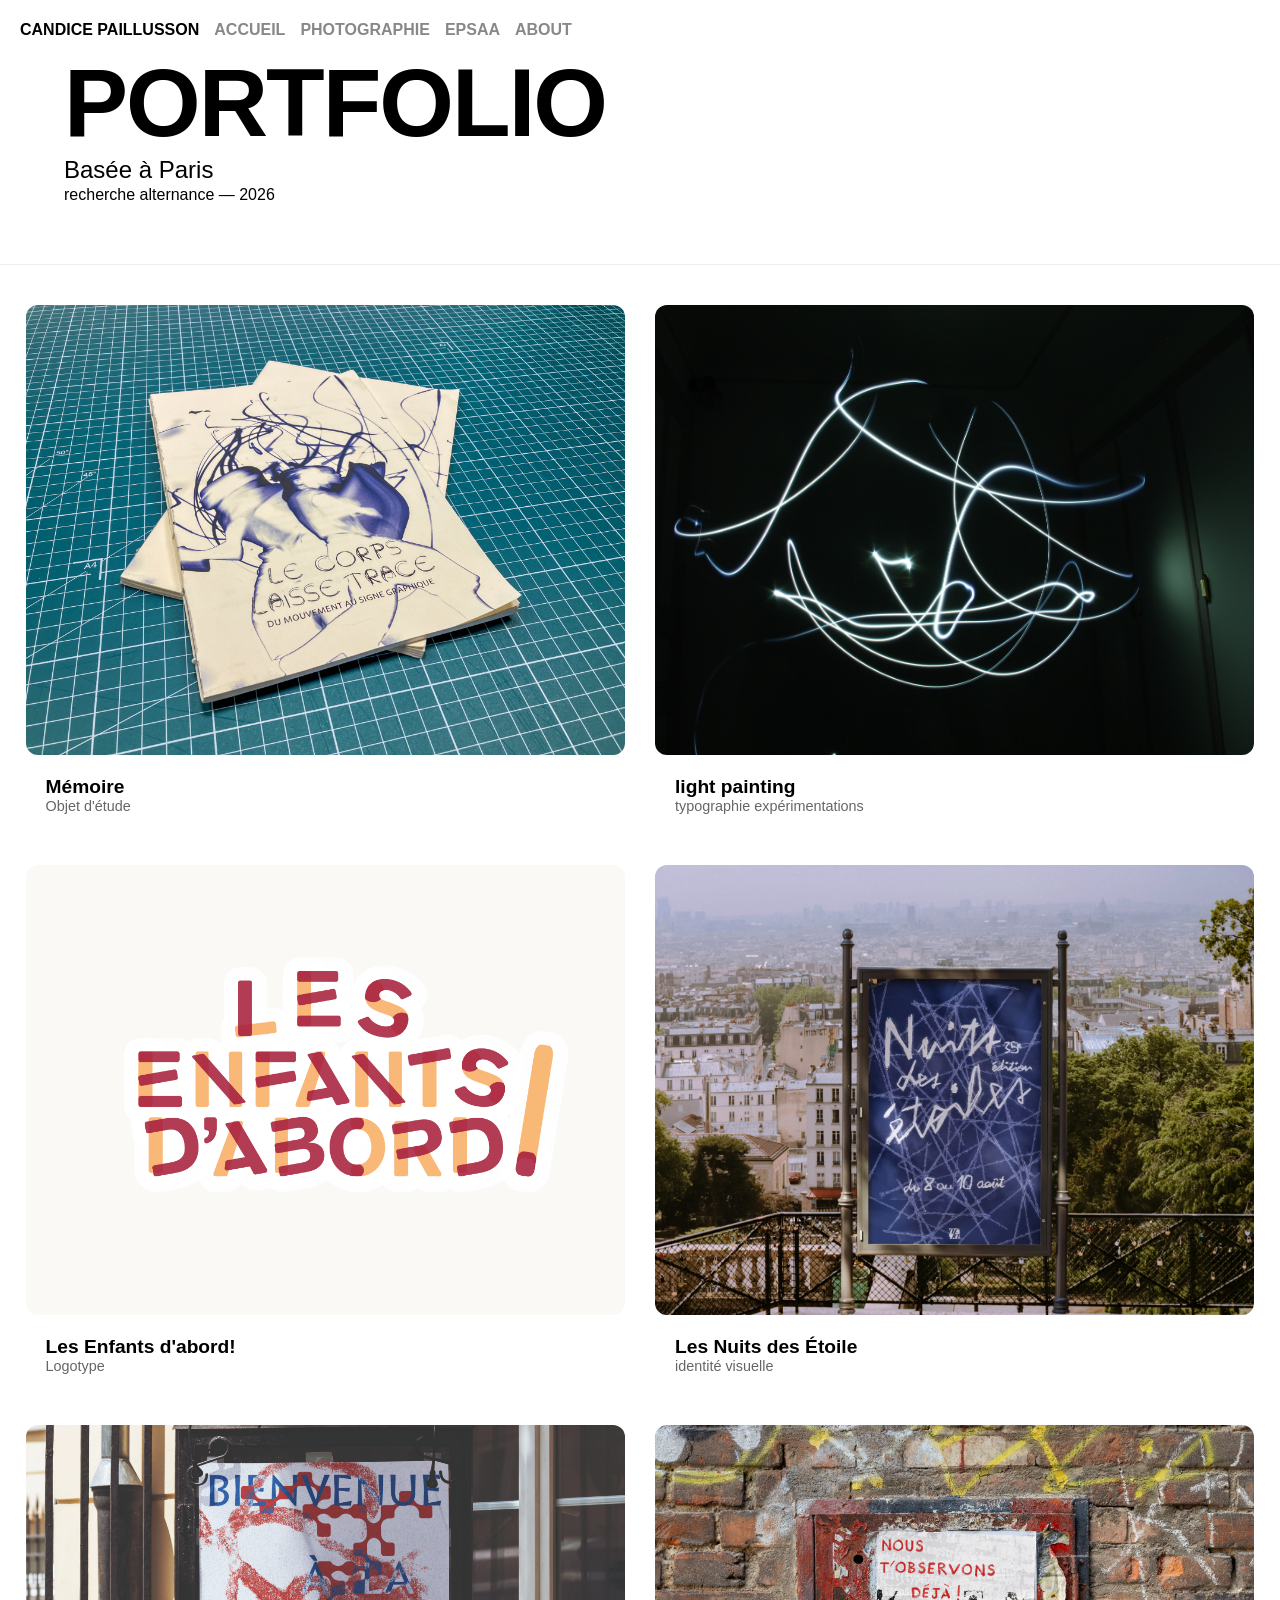
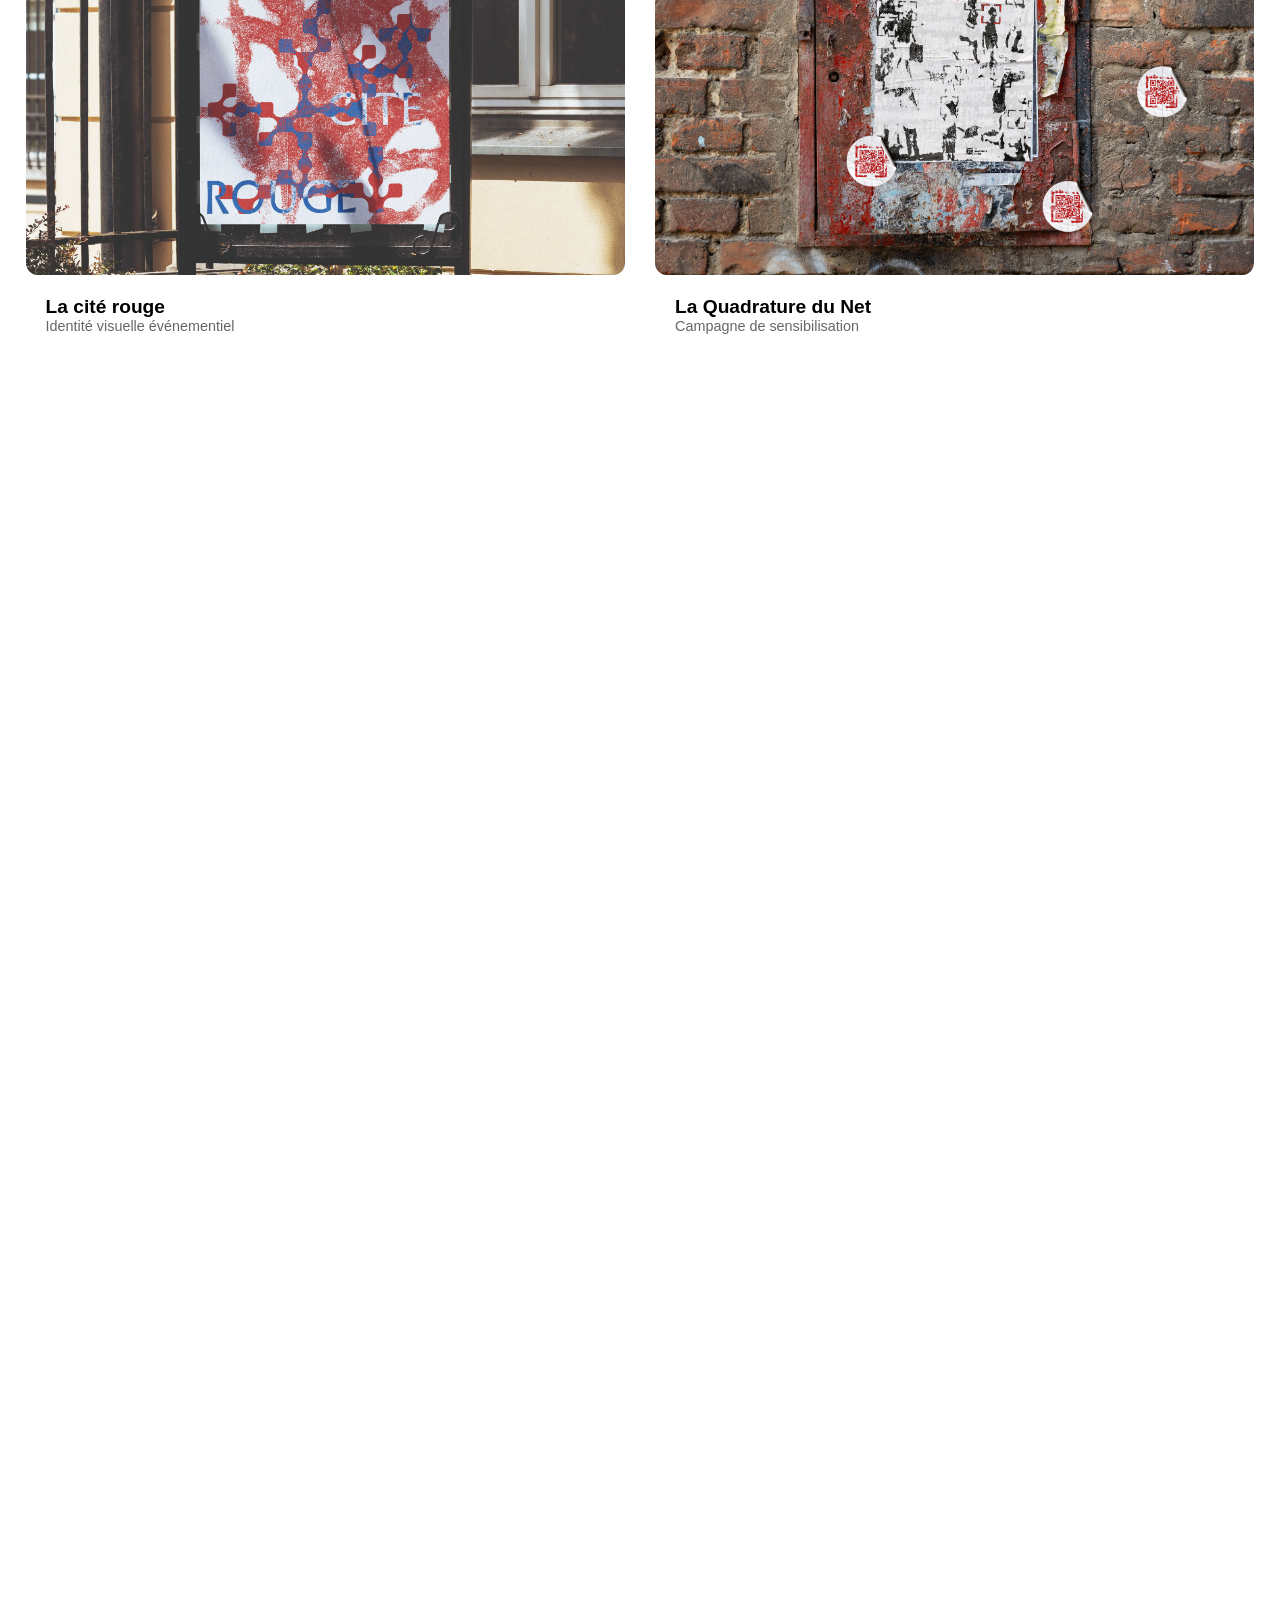
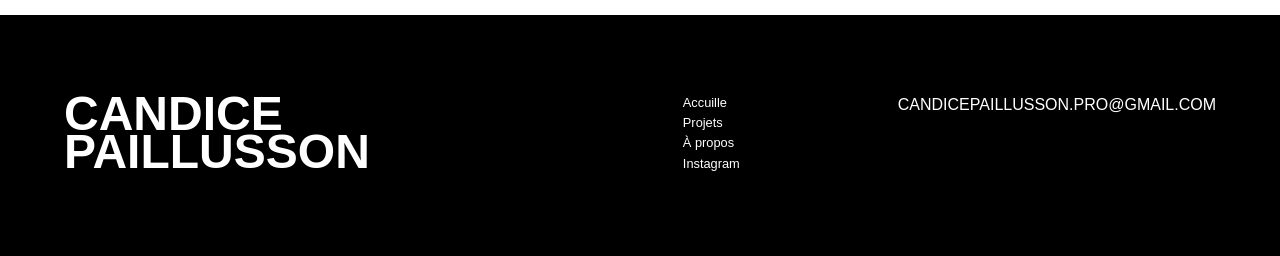
<file: index.html>
<!DOCTYPE html>
<html lang="fr">
<head>
    <meta charset="UTF-8">
    <meta name="viewport" content="width=device-width, initial-scale=1.0">
    <title>CANDICE PAILLUSSON | Portfolio</title>
    <link rel="stylesheet" href="style.css">
</head>
<body>

    <header class="hero">
        <div class="header-top">
            <header class="top-nav">
        <span>CANDICE PAILLUSSON</span>
        <a href="index.html">accueil</a>
        <a href="photographe.html">PHOTOGRAPHIE</a>
        <a href="EPSAA.html">EPSAA</a>
        <a href="#">About</a>
    </header>
        </div>
        
        
        <div class="hero-content">
            <div class="hero-left">
                <h1>PORTFOLIO</h1>
                <p class="hero-subtitle">Basée à Paris</p>
                <div class="hero-details">
                    <p>recherche alternance — 2026</p>
                </div>
    </header>

    <main class="projects-grid">
        <a href="project-detail.html" style="text-decoration: none; color: inherit; display: block;">
        <div class="project-card">
            <div class="project-image lime">
                 <img src="images/memoire1.jpg" class="inner-img">
            </div>
            <div class="project-info">
                <h3>Mémoire</h3>
                <p>Objet d'étude</p>
            </div>
        </div>
        </a>
        <a href="project02-detail.html" style="text-decoration: none; color: inherit; display: block;">
         <div class="project-card">
            <div class="project-image lime">
                <img src="images/memoireexpe3.JPG" alt="Mémoire light painting" class="inner-img">
            </div>
            <div class="project-info">
                <h3>light painting</h3>
                <p>typographie expérimentations</p>
            </div>
        </div>
        </a>
        <a href="project03-detail.html" style="text-decoration: none; color: inherit; display: block;">
         <div class="project-card">
            <div class="project-image lime">
                <img src="images/logoenfants1.png" class="inner-img">
            </div>
            <div class="project-info">
                <h3>Les Enfants d'abord!</h3>
                <p>Logotype</p>
            </div>
        </div>
        </a>
        <div class="project-card">
            <div class="project-image lime nuits-etoiles">
                 <img src="images/projetNUIT5.jpg" alt="Les Nuits des Étoiles" class="inner-img">
            </div>
            <div class="project-info">
                <h3>Les Nuits des Étoile</h3>
                <p>identité visuelle</p>
            </div>
        </div>
        </a>
        <div class="project-card">
            <div class="project-image beige">
                <img src="images/projetcite12.jpg" alt="La cité rouge" class="inner-img">
            </div>
            <div class="project-info">
                <h3>La cité rouge</h3>
                <p>Identité visuelle événementiel</p>
            </div>
        </div>
        
        <div class="project-card">
            <div class="project-image lime">
                 <img src="images/projetquadrature13.jpg" alt="La Quadrature du Net" class="inner-img">
            </div>
            <div class="project-info">
                <h3>La Quadrature du Net</h3>
                <p>Campagne de sensibilisation</p>
            </div>
        </div>

        <div class="project-card">
            <div class="project-image beige">
                <img src="images/projet2025jpo3.jpg" alt="Journées portes ouvertes" class="inner-img">
            </div>
            <div class="project-info">
                <h3>Journées portes ouvertes</h3>
                <p>support de communication</p>
            </div>
        </div>

        <div class="project-card">
            <div class="project-image beige">
                <img src="images/projetlino5.jpg" alt="Journées portes ouvertes" class="inner-img">
            </div>
            <div class="project-info">
                <h3>Linogravure</h3>
                <p>expérimentations</p>
            </div>
        </div>

        <div class="project-card">
            <div class="project-image beige">
                <img src="images/typocircomorce2.jpg" alt="Typo modulaire" class="inner-img">
            </div>
            <div class="project-info">
                <h3>Typo circomorce</h3>
                <p>expérimentations typographie</p>
            </div>
        </div>

        <div class="project-card">
            <div class="project-image beige">
                <img src="images/logoelias8.jpg" alt="Profil élève" class="inner-img">
            </div>
            <div class="project-info">
                <h3>Profil élève</h3>
                <p>Logotype</p>
            </div>
        </div>
        
        </main>

    <footer class="footer">
        <div class="footer-container">
            <div class="footer-logo">CANDICE PAILLUSSON</div>
            <div class="footer-links">
                <a href="#">Accuille</a>
                <a href="#">Projets</a>
                <a href="#">À propos</a>
                <a href="#">Instagram</a>
            </div>
            <div class="footer-email">CANDICEPAILLUSSON.PRO@GMAIL.COM</div>
        </div>
    </footer>

    <script src="script.js"></script>
</body>
</html>
</file>
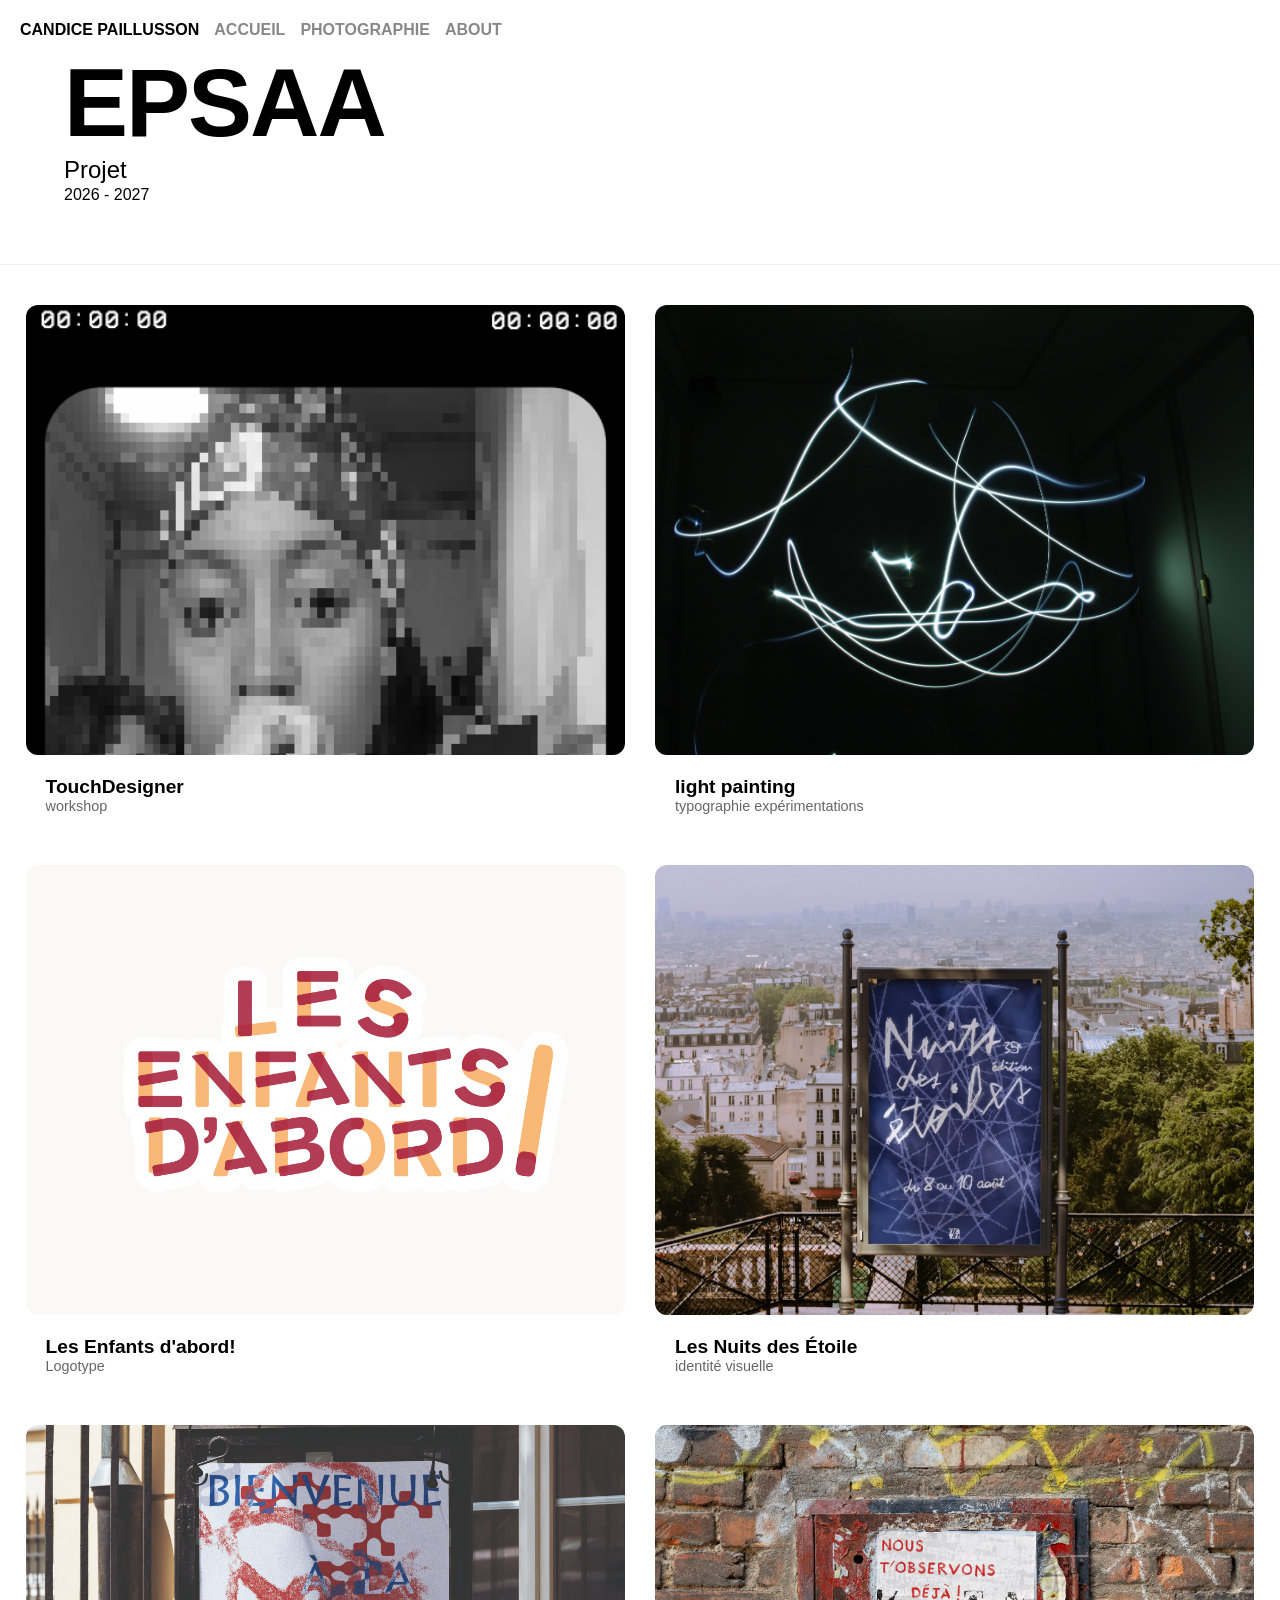
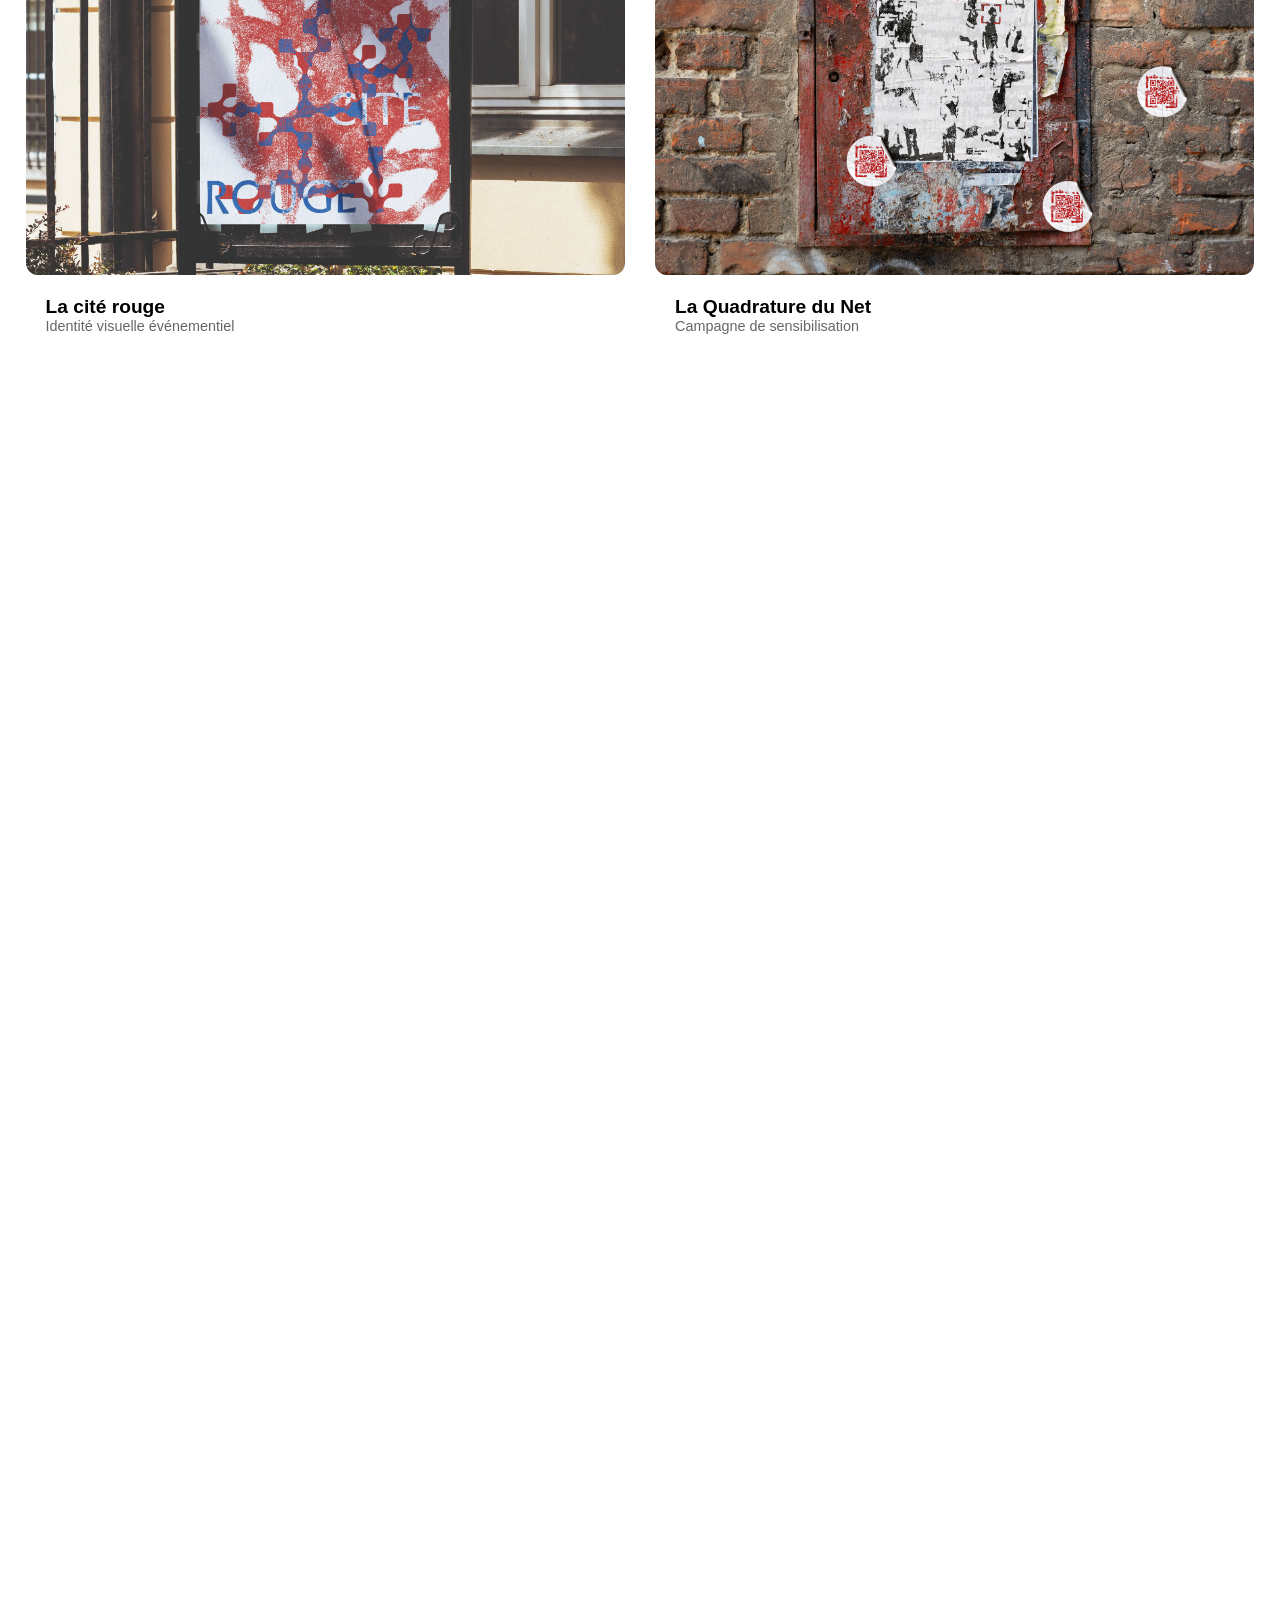
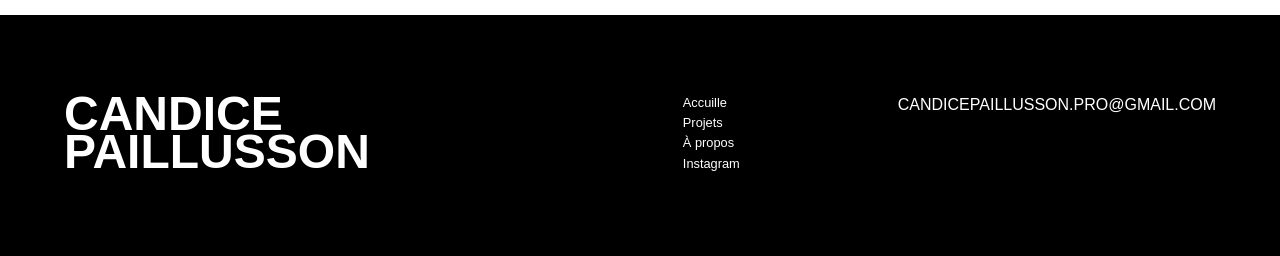
<file: EPSAA.html>
<!DOCTYPE html>
<html lang="fr">
<head>
    <meta charset="UTF-8">
    <meta name="viewport" content="width=device-width, initial-scale=1.0">
    <title>CANDICE PAILLUSSON | EPASSA</title>
    <link rel="stylesheet" href="style.css">
</head>
<body>

    <header class="hero">
        <div class="header-top">
            <header class="top-nav">
        <span>CANDICE PAILLUSSON</span>
        <a href="index.html">accueil</a>
        <a href="photographe.html">PHOTOGRAPHIE</a>
        <a href="photographe.html">About</a>
    </header>
        </div>
        
        
        <div class="hero-content">
            <div class="hero-left">
                <h1>EPSAA</h1>
                <p class="hero-subtitle">Projet</p>
                <div class="hero-details">
                    <p>2026 - 2027</p>
                </div>
    </header>

 <main class="projects-grid">
        <a href="project-detail.html" style="text-decoration: none; color: inherit; display: block;">
        <div class="project-card">
            <div class="project-image lime">
                 <img src="images/missing.jpg" class="inner-img">
            </div>
             <div class="project-info">
                <h3>TouchDesigner</h3>
                <p>workshop</p>
            </div>
        </div>
        </a>
        <a href="project02-detail.html" style="text-decoration: none; color: inherit; display: block;">
         <div class="project-card">
            <div class="project-image lime">
                <img src="images/memoireexpe3.JPG" alt="Mémoire light painting" class="inner-img">
            </div>
            <div class="project-info">
                <h3>light painting</h3>
                <p>typographie expérimentations</p>
            </div>
        </div>
        </a>
        <a href="project03-detail.html" style="text-decoration: none; color: inherit; display: block;">
         <div class="project-card">
            <div class="project-image lime">
                <img src="images/logoenfants1.png" class="inner-img">
            </div>
            <div class="project-info">
                <h3>Les Enfants d'abord!</h3>
                <p>Logotype</p>
            </div>
        </div>
        </a>
        <div class="project-card">
            <div class="project-image lime nuits-etoiles">
                 <img src="images/projetNUIT5.jpg" alt="Les Nuits des Étoiles" class="inner-img">
            </div>
            <div class="project-info">
                <h3>Les Nuits des Étoile</h3>
                <p>identité visuelle</p>
            </div>
        </div>
        </a>
        <div class="project-card">
            <div class="project-image beige">
                <img src="images/projetcite12.jpg" alt="La cité rouge" class="inner-img">
            </div>
            <div class="project-info">
                <h3>La cité rouge</h3>
                <p>Identité visuelle événementiel</p>
            </div>
        </div>
        
        <div class="project-card">
            <div class="project-image lime">
                 <img src="images/projetquadrature13.jpg" alt="La Quadrature du Net" class="inner-img">
            </div>
            <div class="project-info">
                <h3>La Quadrature du Net</h3>
                <p>Campagne de sensibilisation</p>
            </div>
        </div>

        <div class="project-card">
            <div class="project-image beige">
                <img src="images/projet2025jpo3.jpg" alt="Journées portes ouvertes" class="inner-img">
            </div>
            <div class="project-info">
                <h3>Journées portes ouvertes</h3>
                <p>support de communication</p>
            </div>
        </div>

        <div class="project-card">
            <div class="project-image beige">
                <img src="images/projetlino5.jpg" alt="Journées portes ouvertes" class="inner-img">
            </div>
            <div class="project-info">
                <h3>Linogravure</h3>
                <p>expérimentations</p>
            </div>
        </div>

        <div class="project-card">
            <div class="project-image beige">
                <img src="images/typocircomorce2.jpg" alt="Typo modulaire" class="inner-img">
            </div>
            <div class="project-info">
                <h3>Typo circomorce</h3>
                <p>expérimentations typographie</p>
            </div>
        </div>

        <div class="project-card">
            <div class="project-image beige">
                <img src="images/logoelias8.jpg" alt="Profil élève" class="inner-img">
            </div>
            <div class="project-info">
                <h3>Profil élève</h3>
                <p>Logotype</p>
            </div>
        </div>
        
        </main>

    <footer class="footer">
        <div class="footer-container">
            <div class="footer-logo">CANDICE PAILLUSSON</div>
            <div class="footer-links">
                <a href="#">Accuille</a>
                <a href="#">Projets</a>
                <a href="#">À propos</a>
                <a href="#">Instagram</a>
            </div>
            <div class="footer-email">CANDICEPAILLUSSON.PRO@GMAIL.COM</div>
        </div>
    </footer>

    <script src="script.js"></script>
</body>
</html>
</file>
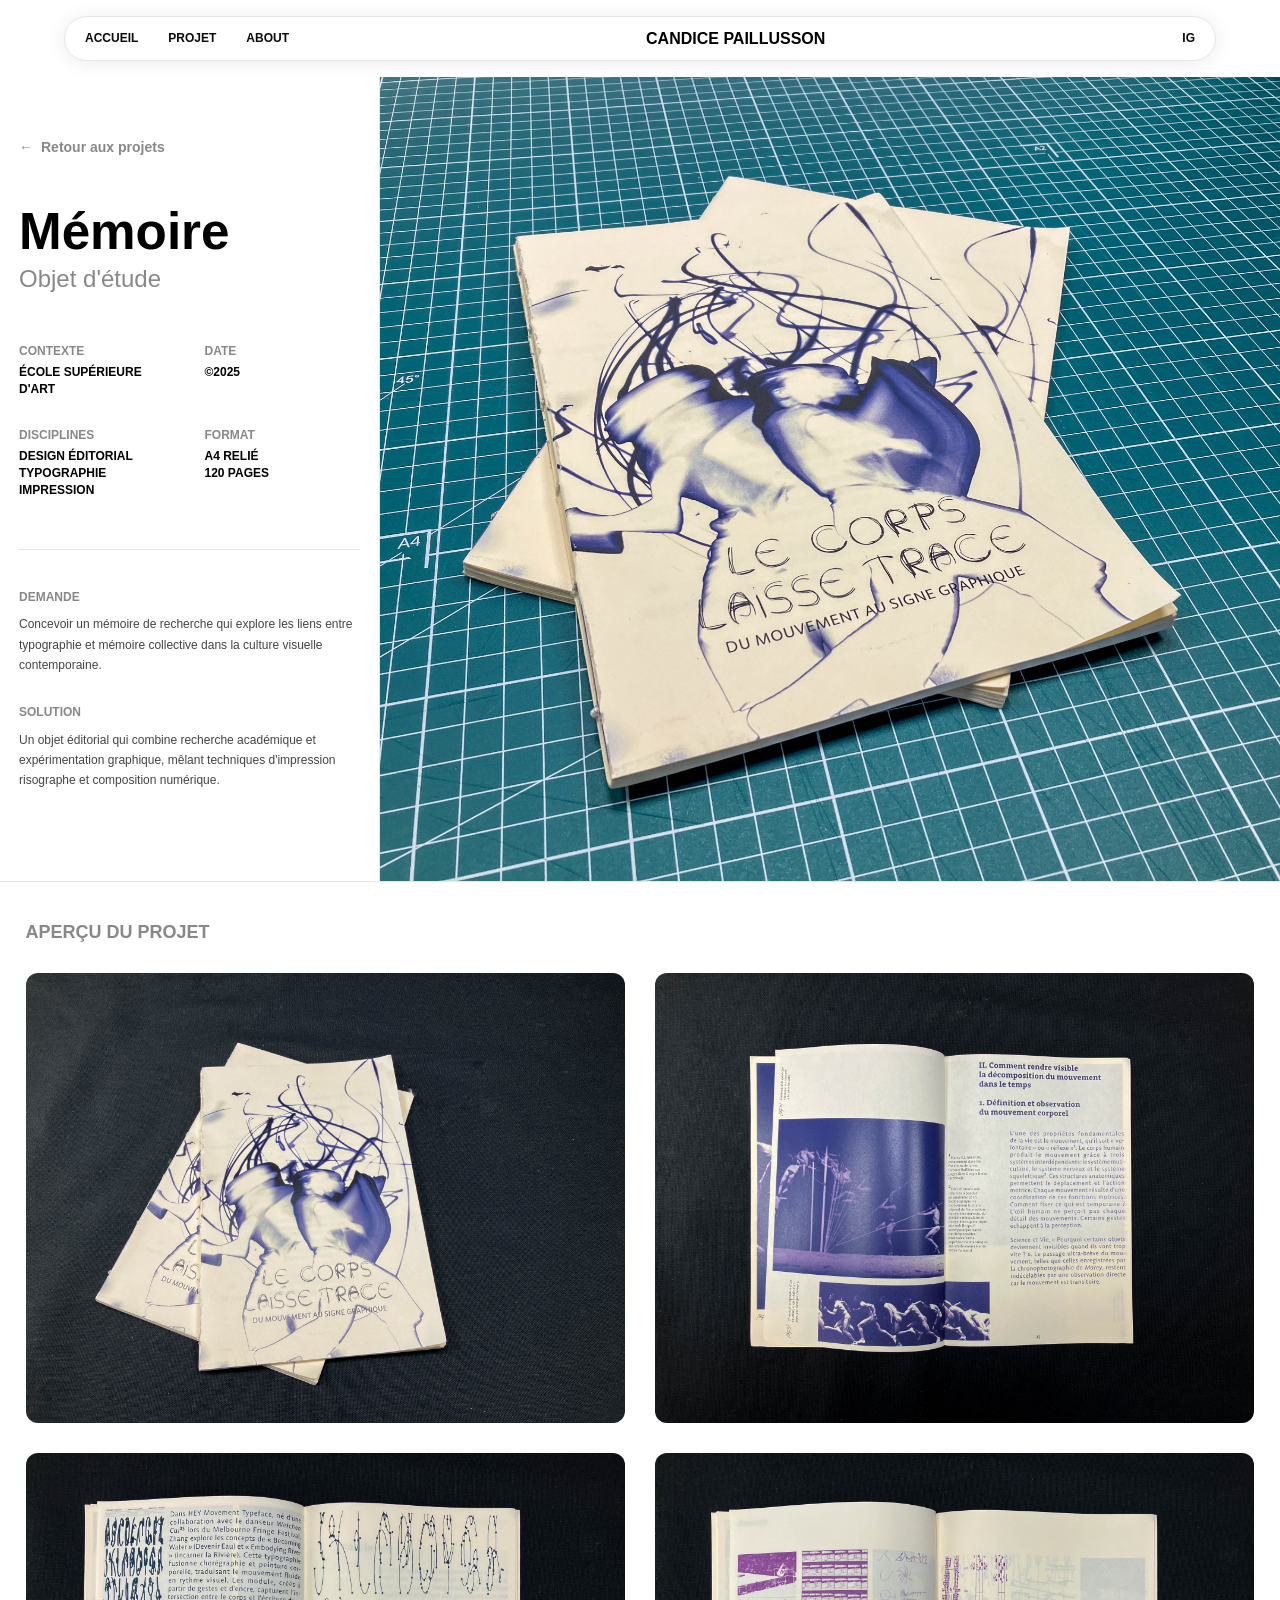
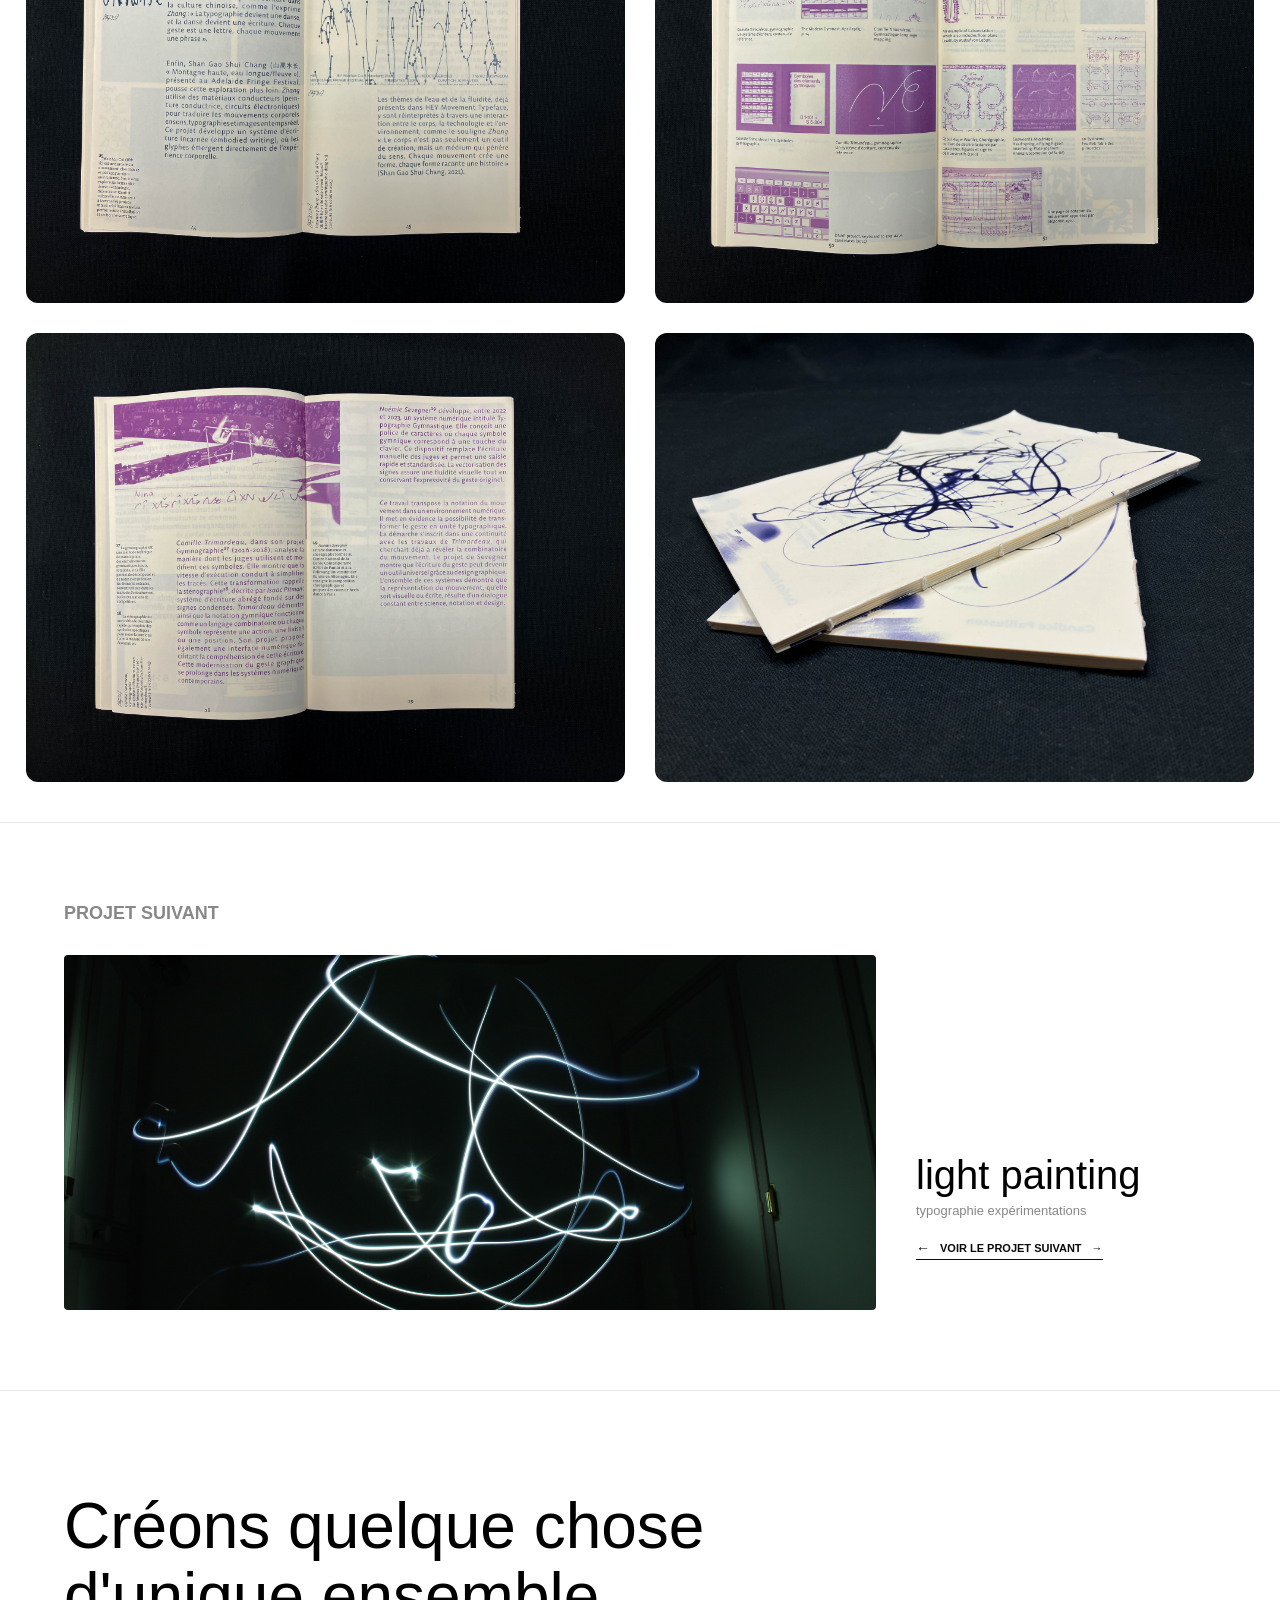
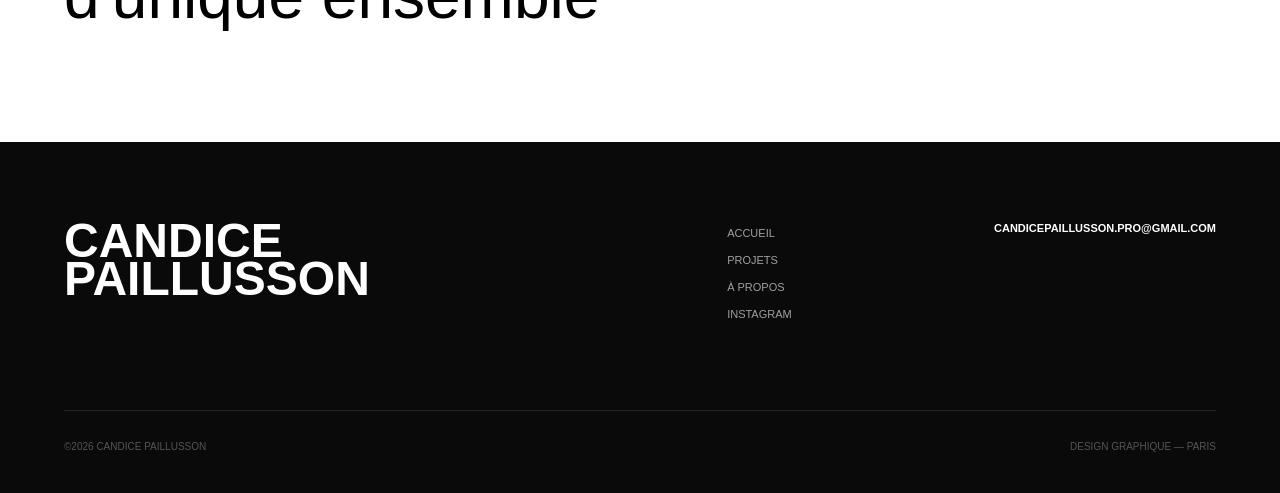
<file: project-detail.html>
<!DOCTYPE html>
<html lang="fr">
<head>
    <meta charset="UTF-8">
    <meta name="viewport" content="width=device-width, initial-scale=1.0">
    <title>Mémoire | Candice Paillusson</title>



    <style>
        * { margin: 0; padding: 0; box-sizing: border-box; }

        :root {
            --noir: #0a0a0a;
            --blanc: #faf9f6;
            --gris: #888;
            --gris-clair: #e8e6e0;
            --accent: #c8b89a;
        }

       body {
    font-family: 'Helvetica', Arial, sans-serif;
    background-color: #fff;
    color: #000;
    line-height: 1.2;
        }

        nav {
    display: flex;
    justify-content: space-between;
    align-items: center;
    padding: 12px 20px;
    margin: 16px 5%;
    border-bottom: none;
    background: #fff;
    border-radius: 50px;
    border: 1px solid #e8e6e0;
    position: sticky;
    top: 16px;
    z-index: 100;
    box-shadow: 0 2px 20px rgba(0,0,0,0.08);
}

        .nav-links { display: flex; gap: 30px; }
        .nav-links a {
            text-decoration: none;
            color: var(--noir);
            font-size: 12px;
            text-transform: uppercase;
            font-weight: bold;
            letter-spacing: 0px;
            transition: color 0.2s;
        }
        .nav-links a:hover { color: var(--gris); }

        .nav-logo {
            font-family: 'Helvetica', Arial, sans-serif;
            font-size: 16px;
            text-transform: uppercase;
            font-weight: bold;
            letter-spacing: 0px;

        }

        .nav-socials { display: flex; gap: 15px; font-size: 12px; font-weight: bold; letter-spacing: 0px; }
        .nav-socials a { text-decoration: none; color: var(--noir); }

        /* HERO PROJET */
        .project-hero {
            display: grid;
            grid-template-columns: 380px 1fr;
            gap: 0;
            min-height: 80vh;
            border-bottom: 1px solid var(--gris-clair);
        }

        .project-sidebar {
            padding: 60px 5% 60px 5%;
            border-right: 1px solid var(--gris-clair);
            display: flex;
            flex-direction: column;
            justify-content: space-between;
        }

        .back-link {
            display: inline-flex;
            align-items: center;
            gap: 8px;
            font-size: 14px;
            font-weight: bold;
            letter-spacing: 0px;
            text-decoration: none;
            color: var(--gris);
            margin-bottom: 50px;
            transition: color 0.2s;
        }
        .back-link:hover { color: var(--noir); }
        .back-link::before { content: '←'; font-size: 14px; }

        .project-title {
            font-family: 'Helvetica', Arial, sans-serif;
            font-size: clamp(2.5rem, 4vw, 3.5rem);
            font-weight: bold;
            line-height: 1;
            margin-bottom: 8px;
        }

        .project-type {
            font-size: 24px;
            color: var(--gris);
            letter-spacing: 0px;
            margin-bottom: 50px;
        }

        .meta-grid {
            display: grid;
            grid-template-columns: 1fr 1fr;
            gap: 30px;
            margin-bottom: 50px;
        }

        .meta-item h4 {
            font-size: 12px;
            color: var(--gris);
            text-transform: uppercase;
            letter-spacing: 0px;
            margin-bottom: 6px;
        }

        .meta-item p {
            font-size: 12px;
            font-weight: bold;
            line-height: 1.4;
        }

        .brief-section { border-top: 1px solid var(--gris-clair); padding-top: 40px; }

        .brief-item { margin-bottom: 30px; }
        .brief-item h4 {
            font-size: 12px;
            color: var(--gris);
            text-transform: uppercase;
            letter-spacing: 0px;
            margin-bottom: 10px;
        }
        .brief-item p { font-size: 12px; color: #444; line-height: 1.7; }

        /* IMAGE HERO */
        .hero-image-wrapper {
            overflow: hidden;
            background: #f0ede6;
        }

        .hero-image-wrapper img {
            width: 100%;
            height: 100%;
            object-fit: cover;
            object-position: center;
            display: block;
            transition: transform 0.8s ease;
        }

        .hero-image-wrapper:hover img { transform: scale(1.03); }

        /* GALERIE */
        .gallery-section { padding: 40px 2%; }

        .gallery-label {
            font-size: 18px;
            color: var(--gris);
            text-transform: uppercase;
            font-weight: bold;
            letter-spacing: 0px;
            margin-bottom: 30px;
        }

        .gallery-grid {
            display: grid;
            grid-template-columns: 1fr 1fr;
            gap: 30px;
        }

.gallery-grid-item {
    border-radius: 12px;
    overflow: hidden; /* ← bloque le débordement du zoom */
    aspect-ratio: 4/3;
}

.gallery-grid-item img {
    width: 100%;
    height: 100%;
    object-fit: cover;
    display: block;
    transition: transform 0.4s ease-in-out;
}

.gallery-grid-item:hover img { transform: scale(1.08); }

        .gallery-full {
            margin-top: 20px;
        }

        .gallery-full img {
            width: 100%;
            object-fit: cover;
        }
        .gallery-full-item {
    border-radius: 12px;
    overflow: hidden;
    aspect-ratio: 16/7;
}

.gallery-full-item img {
    width: 100%;
    height: 100%;
    object-fit: cover;
    display: block;
    transition: transform 0.4s ease-in-out;
}

.gallery-full-item:hover img { transform: scale(1.08); }

        /* NEXT PROJECT */
        .next-section {
            padding: 80px 5% 0 5%;
            border-top: 1px solid var(--gris-clair);
        }

        .next-label {
            font-size: 18px;
            color: var(--gris);
            text-transform: uppercase;
            font-weight: bold;
            letter-spacing: 0px;
            margin-bottom: 30px;
        }

        .next-card {
            display: grid;
            grid-template-columns: 1fr 300px;
            gap: 40px;
            align-items: end;
            padding-bottom: 80px;
        }

        .next-image {
            overflow: hidden;
            border-radius: 4px;
        }

        .next-image img {
            width: 100%;
            aspect-ratio: 16/7;
            object-fit: cover;
            display: block;
            transition: transform 0.5s ease;
        }

        .next-image:hover img { transform: scale(1.03); }

        .next-info h3 {
            font-family: 'Helvetica', Arial, sans-serif;
            font-size: 2.5rem;
            font-weight: 400;
            line-height: 1;
            margin-bottom: 8px;
        }

        .next-info p { color: var(--gris); font-size: 13px; margin-bottom: 20px; }

        .next-info a {
            display: inline-flex;
            align-items: center;
            gap: 10px;
            text-decoration: none;
            color: var(--noir);
            font-size: 11px;
            font-weight: 600;
            text-transform: uppercase;
            letter-spacing: 0px;
            border-bottom: 1px solid var(--noir);
            padding-bottom: 2px;
            transition: gap 0.3s;
        }
        .next-info a:hover { gap: 18px; }
        .next-info a::after { content: '→'; }

        /* CTA */
        .cta-section {
            padding: 100px 5%;
            border-top: 1px solid var(--gris-clair);
        }

        .cta-section h2 {
            font-family: 'Helvetica', Arial, sans-serif;
            font-size: clamp(2.5rem, 5vw, 4rem);
            font-weight: 400;
            line-height: 1.1;
            margin-bottom: 10px;
        }

        .cta-section .cta-sub {
            font-size: clamp(2rem, 4vw, 3.5rem);
            color: var(--gris-clair);
           font-family: 'Helvetica', Arial, sans-serif;
            font-weight: 400;
        }

        /* FOOTER */
        footer {
            background: var(--noir);
            color: #fff;
            padding: 80px 5% 40px 5%;
        }

        .footer-grid {
            display: flex;
            justify-content: space-between;
            align-items: flex-start;
            margin-bottom: 80px;
        }

        .footer-logo {
            font-size: 3rem;
            font-weight: bold;
            width: 40%;
            line-height: 0.8;
         }
         
        .footer-links { list-style: none; }
        .footer-links li { margin-bottom: 8px; }
        .footer-links a {
            color: #a1a0a0;
            text-decoration: none;
            font-size: 11px;
            text-transform: uppercase;
            letter-spacing: 0px;
            transition: color 0.2s;
        }
        .footer-links a:hover { color: #fff; }

        .footer-email {
            font-size: 11px;
            font-weight: bold;
            letter-spacing: 0px;
            color: #fff;
        }

        .footer-bottom {
            border-top: 1px solid #222;
            padding-top: 30px;
            display: flex;
            justify-content: space-between;
            font-size: 10px;
            color: #555;
            text-transform: uppercase;
            letter-spacing: 0px;
        }

        /* ANIMATIONS */
        .fade-in {
            opacity: 0;
            transform: translateY(20px);
            animation: fadeUp 0.7s ease forwards;
        }

        @keyframes fadeUp {
            to { opacity: 1; transform: translateY(0); }
        }

        .fade-in:nth-child(1) { animation-delay: 0.1s; }
        .fade-in:nth-child(2) { animation-delay: 0.2s; }
        .fade-in:nth-child(3) { animation-delay: 0.3s; }
        .fade-in:nth-child(4) { animation-delay: 0.4s; }

        /* RESPONSIVE */
        @media (max-width: 900px) {
            .project-hero { grid-template-columns: 1fr; }
            .project-sidebar { border-right: none; border-bottom: 1px solid var(--gris-clair); }
            .hero-image-wrapper { height: 60vw; }
            .gallery-grid { grid-template-columns: 1fr; }
            .next-card { grid-template-columns: 1fr; }
            .footer-grid { flex-direction: column; gap: 50px; }
            .footer-logo { width: 100%; }
        }
    </style>

    
</head>
<body>

    <nav>
        <div class="nav-links">
            <a href="index.html">Accueil</a>
            <a href="#">projet</a>
            <a href="#">about</a>
        </div>
        <div class="nav-logo">CANDICE PAILLUSSON</div>
        <div class="nav-socials">
            <a href="#">IG</a>
        </div>
    </nav>

    <main>
        <!-- HERO -->
        <section class="project-hero">
            <div class="project-sidebar">
                <div>
                    <a href="index.html" class="back-link">Retour aux projets</a>

                    <h1 class="project-title fade-in">Mémoire</h1>
                    <p class="project-type fade-in">Objet d'étude</p>

                    <div class="meta-grid fade-in">
                        <div class="meta-item">
                            <h4>Contexte</h4>
                            <p>ÉCOLE SUPÉRIEURE D'ART</p>
                        </div>
                        <div class="meta-item">
                            <h4>Date</h4>
                            <p>©2025</p>
                        </div>
                        <div class="meta-item">
                            <h4>Disciplines</h4>
                            <p>DESIGN ÉDITORIAL<br>TYPOGRAPHIE<br>IMPRESSION</p>
                        </div>
                        <div class="meta-item">
                            <h4>Format</h4>
                            <p>A4 RELIÉ<br>120 PAGES</p>
                        </div>
                    </div>
                </div>

                <div class="brief-section fade-in">
                    <div class="brief-item">
                        <h4>Demande</h4>
                        <p>Concevoir un mémoire de recherche qui explore les liens entre typographie et mémoire collective dans la culture visuelle contemporaine.</p>
                    </div>
                    <div class="brief-item">
                        <h4>Solution</h4>
                        <p>Un objet éditorial qui combine recherche académique et expérimentation graphique, mêlant techniques d'impression risographe et composition numérique.</p>
                    </div>
                </div>
            </div>

            <div class="hero-image-wrapper">
                <img src="images/memoire1.jpg" alt="Mémoire - couverture">
            </div>
        </section>

        <!-- GALERIE -->
        <section class="gallery-section">
            <p class="gallery-label">Aperçu du projet</p>

            <div class="gallery-grid">
    <div class="gallery-grid-item"><img src="images/memoire4.jpg" alt="Mémoire - détail 1"></div>
    <div class="gallery-grid-item"><img src="images/memoire6.jpg" alt="Mémoire - détail 2"></div>
    <div class="gallery-grid-item"><img src="images/memoire10.jpg" alt="Mémoire - détail 3"></div>
    <div class="gallery-grid-item"><img src="images/memoire11.jpg" alt="Mémoire - détail 4"></div>
    <div class="gallery-grid-item"><img src="images/memoire8.jpg" alt="Mémoire - détail 3"></div>
    <div class="gallery-grid-item"><img src="images/memoire5.jpg" alt="Mémoire - détail 4"></div>
        </section>

        <!-- NEXT PROJECT -->
        <section class="next-section">
            <p class="next-label">Projet suivant</p>
            <div class="next-card">
                <div class="next-image">
                    <img src="images/memoireexpe3.JPG" alt="light painting">
                </div>
                <div class="next-info">
                    <h3>light painting</h3>
                    <p>typographie expérimentations</p>
                    <a href="project02-detail.html"class="back-link">Voir le projet suivant</a>
                </div>
            </div>
        </section>

        <!-- CTA -->
        <section class="cta-section">
            <h2>Créons quelque chose<br>d'unique ensemble</h2>

        </section>
    </main>

    <footer>
        <div class="footer-grid">
            <div class="footer-logo">CANDICE<br>PAILLUSSON</div>
            <ul class="footer-links">
                <li><a href="index.html">Accueil</a></li>
                <li><a href="#">Projets</a></li>
                <li><a href="#">À propos</a></li>
                <li><a href="#">Instagram</a></li>
            </ul>
            <div class="footer-email">CANDICEPAILLUSSON.PRO@GMAIL.COM</div>
        </div>
        <div class="footer-bottom">
            <span>©2026 Candice Paillusson</span>
            <span>Design graphique — Paris</span>
        </div>
    </footer>

</body>
</html>
</file>
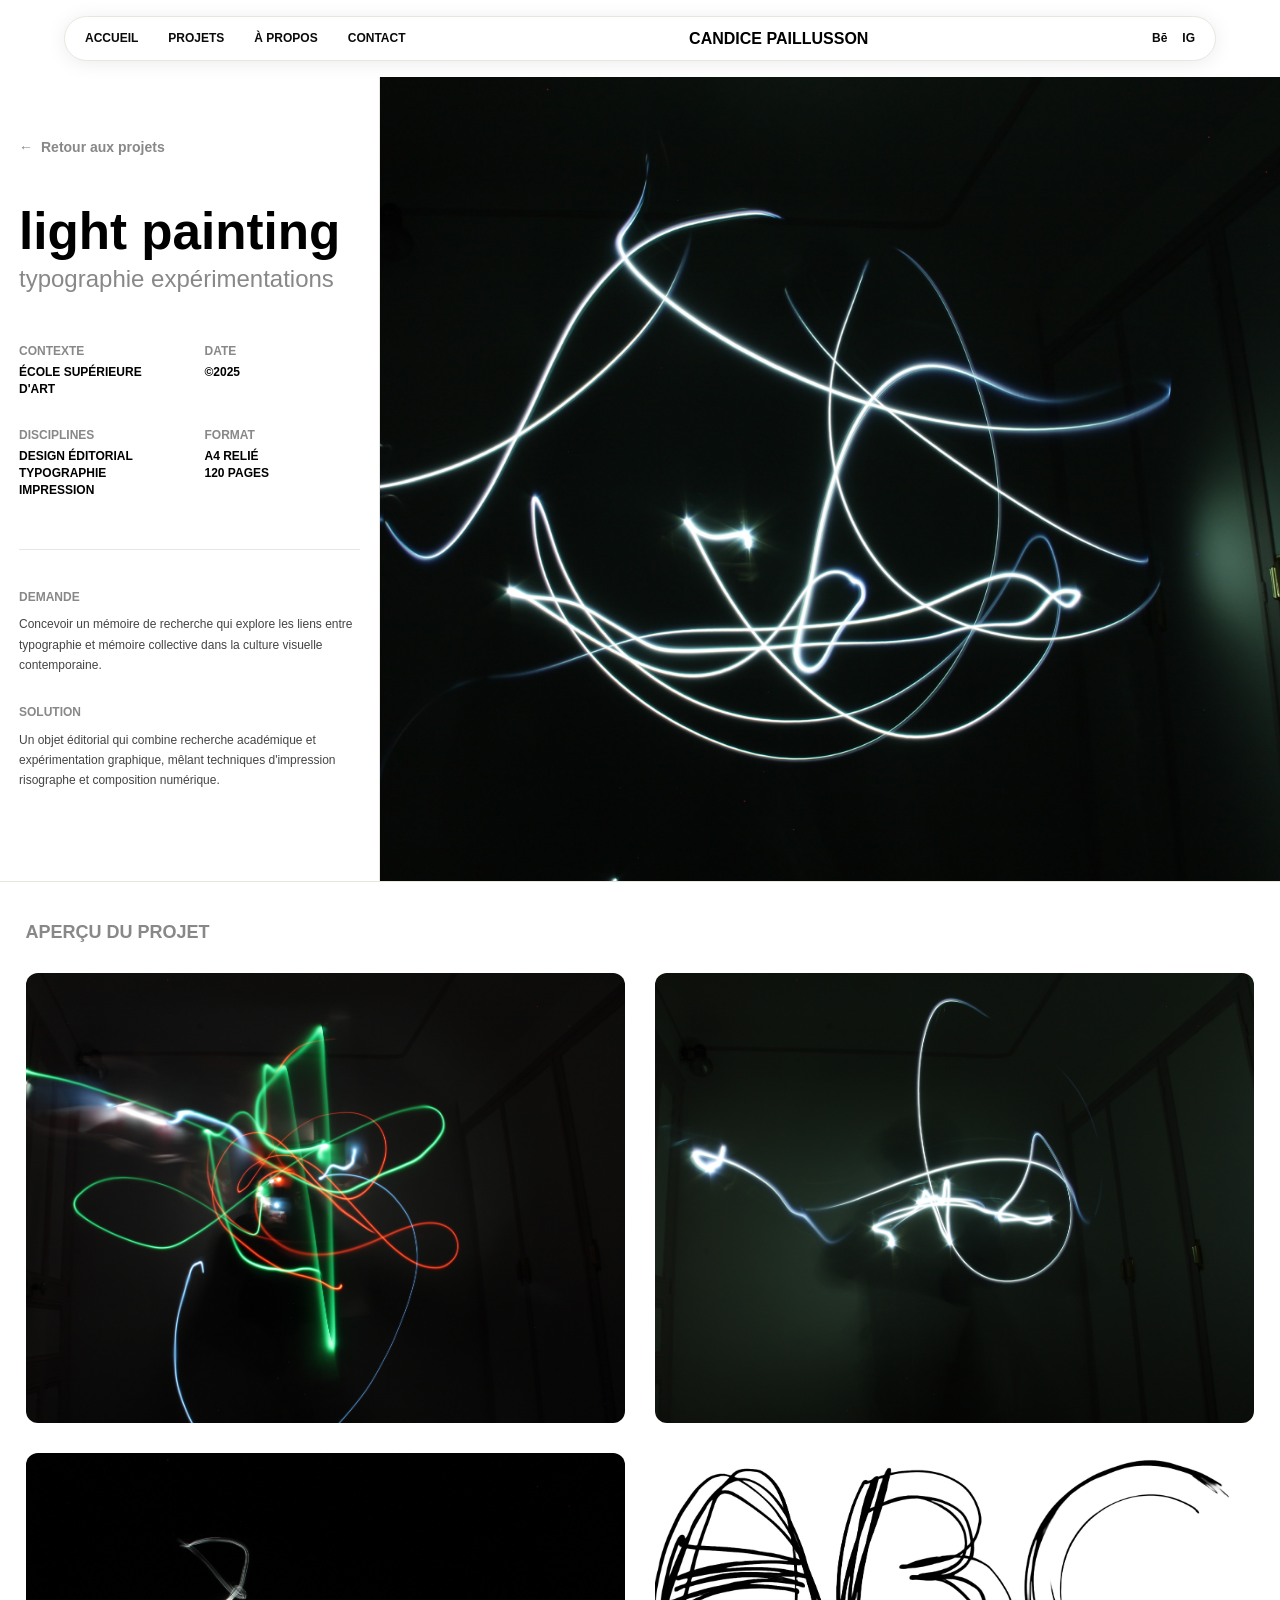
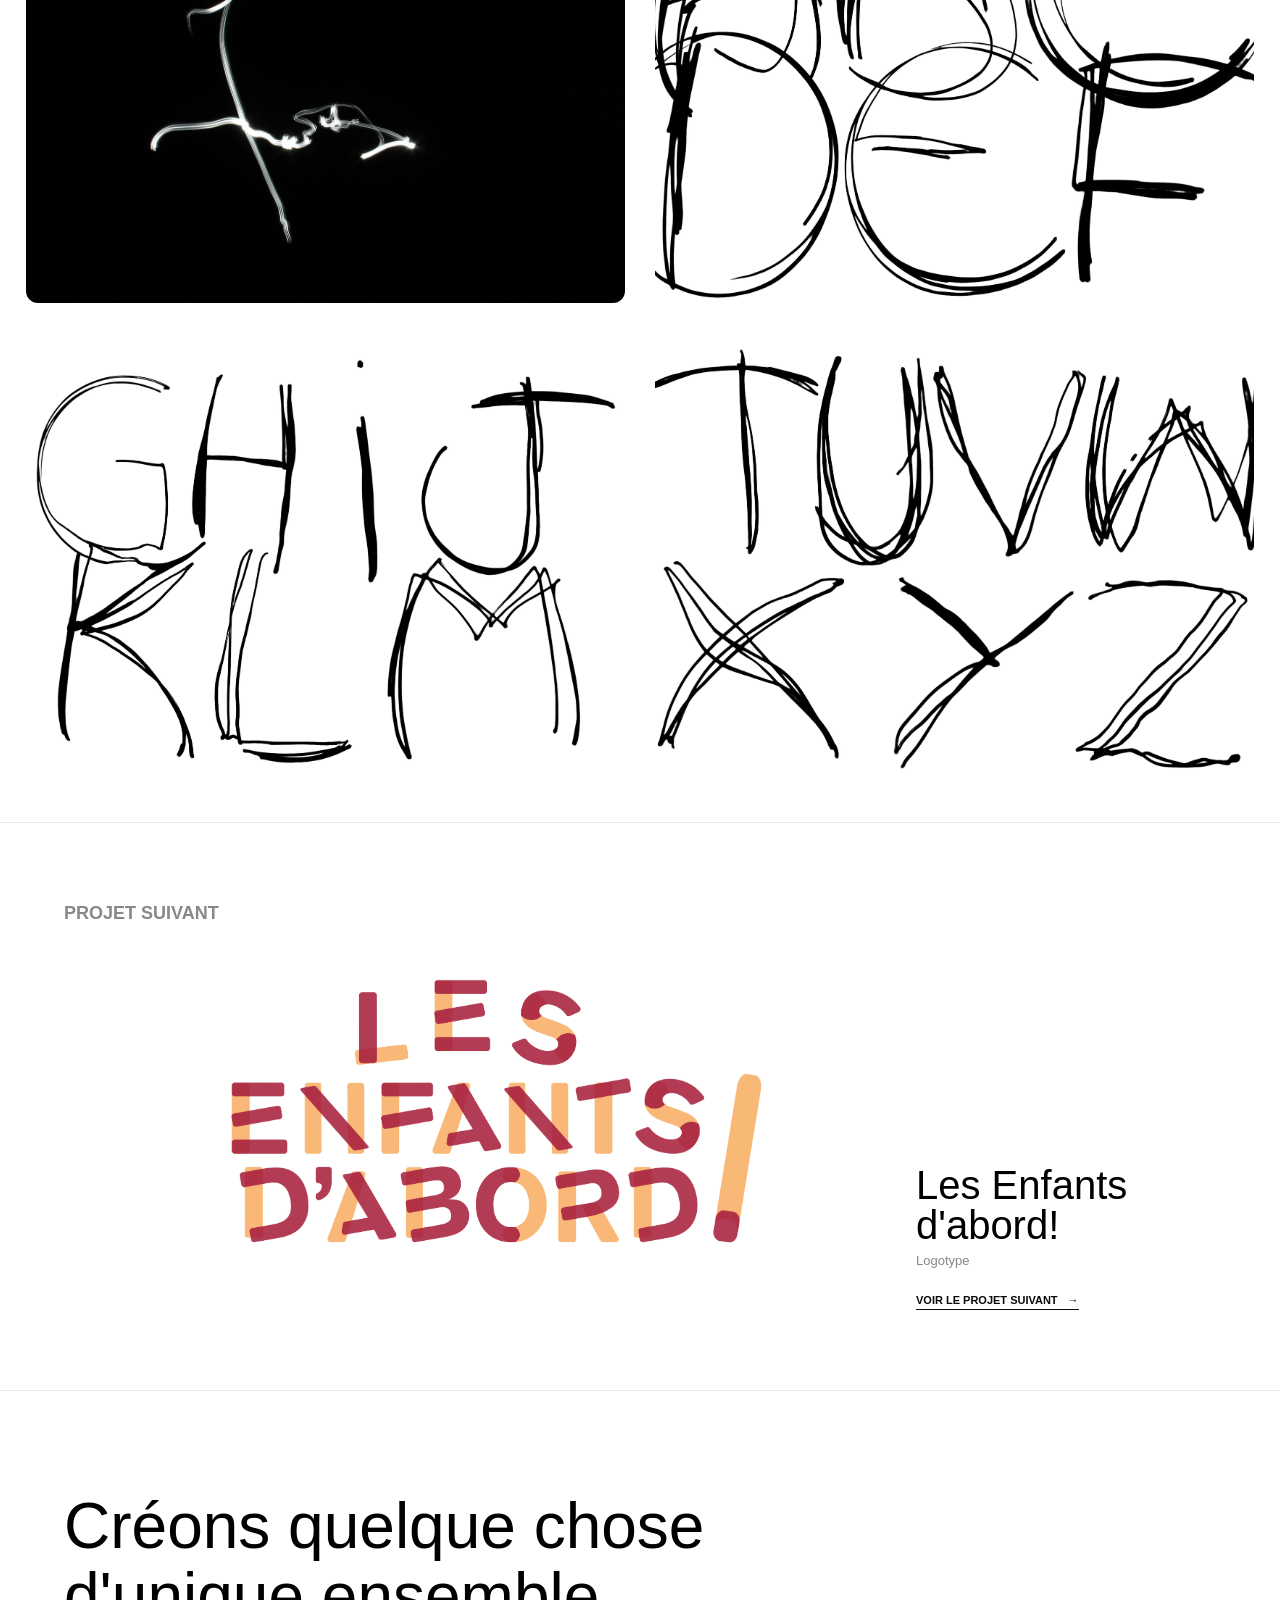
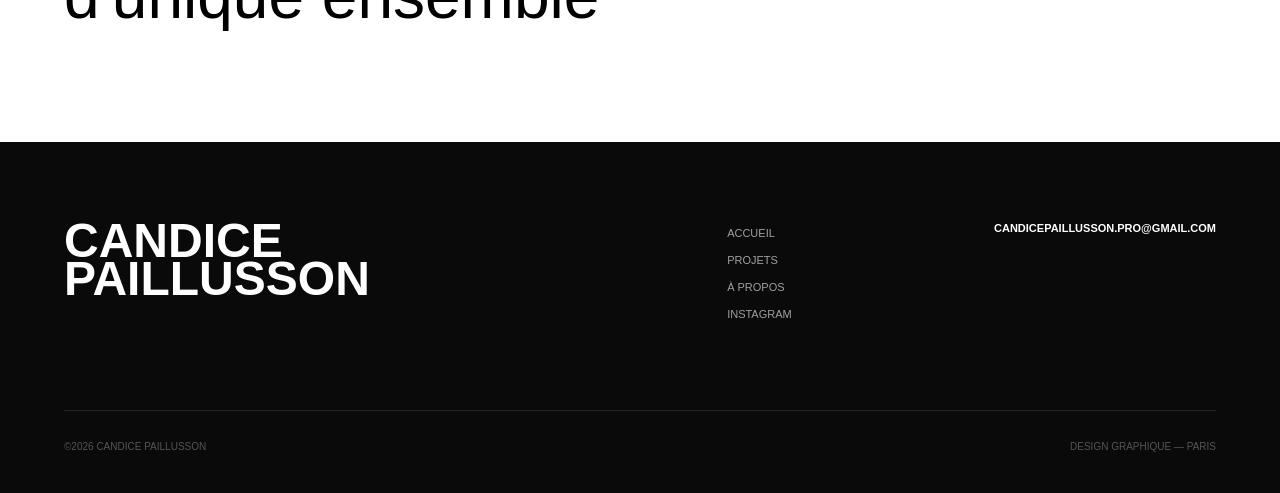
<file: project02-detail.html>
<!DOCTYPE html>
<html lang="fr">
<head>
    <meta charset="UTF-8">
    <meta name="viewport" content="width=device-width, initial-scale=1.0">
    <title>Mémoire | Candice Paillusson</title>
    <style>
        * { margin: 0; padding: 0; box-sizing: border-box; }

        :root {
            --noir: #0a0a0a;
            --blanc: #faf9f6;
            --gris: #888;
            --gris-clair: #e8e6e0;
            --accent: #c8b89a;
        }

       body {
    font-family: 'Helvetica', Arial, sans-serif;
    background-color: #fff;
    color: #000;
    line-height: 1.2;
        }

        nav {
    display: flex;
    justify-content: space-between;
    align-items: center;
    padding: 12px 20px;
    margin: 16px 5%;
    border-bottom: none;
    background: #fff;
    border-radius: 50px;
    border: 1px solid #e8e6e0;
    position: sticky;
    top: 16px;
    z-index: 100;
    box-shadow: 0 2px 20px rgba(0,0,0,0.08);
}

        .nav-links { display: flex; gap: 30px; }
        .nav-links a {
            text-decoration: none;
            color: var(--noir);
            font-size: 12px;
            text-transform: uppercase;
            font-weight: bold;
            letter-spacing: 0px;
            transition: color 0.2s;
        }
        .nav-links a:hover { color: var(--gris); }

        .nav-logo {
            font-family: 'Helvetica', Arial, sans-serif;
            font-size: 16px;
            text-transform: uppercase;
            font-weight: bold;
            letter-spacing: 0px;

        }

        .nav-socials { display: flex; gap: 15px; font-size: 12px; font-weight: bold; letter-spacing: 0px; }
        .nav-socials a { text-decoration: none; color: var(--noir); }

        /* HERO PROJET */
        .project-hero {
            display: grid;
            grid-template-columns: 380px 1fr;
            gap: 0;
            min-height: 80vh;
            border-bottom: 1px solid var(--gris-clair);
        }

        .project-sidebar {
            padding: 60px 5% 60px 5%;
            border-right: 1px solid var(--gris-clair);
            display: flex;
            flex-direction: column;
            justify-content: space-between;
        }

        .back-link {
            display: inline-flex;
            align-items: center;
            gap: 8px;
            font-size: 14px;
            font-weight: bold;
            letter-spacing: 0px;
            text-decoration: none;
            color: var(--gris);
            margin-bottom: 50px;
            transition: color 0.2s;
        }
        .back-link:hover { color: var(--noir); }
        .back-link::before { content: '←'; font-size: 14px; }

        .project-title {
            font-family: 'Helvetica', Arial, sans-serif;
            font-size: clamp(2.5rem, 4vw, 3.5rem);
            font-weight: bold;
            line-height: 1;
            margin-bottom: 8px;
        }

        .project-type {
            font-size: 24px;
            color: var(--gris);
            letter-spacing: 0px;
            margin-bottom: 50px;
        }

        .meta-grid {
            display: grid;
            grid-template-columns: 1fr 1fr;
            gap: 30px;
            margin-bottom: 50px;
        }

        .meta-item h4 {
            font-size: 12px;
            color: var(--gris);
            text-transform: uppercase;
            letter-spacing: 0px;
            margin-bottom: 6px;
        }

        .meta-item p {
            font-size: 12px;
            font-weight: bold;
            line-height: 1.4;
        }

        .brief-section { border-top: 1px solid var(--gris-clair); padding-top: 40px; }

        .brief-item { margin-bottom: 30px; }
        .brief-item h4 {
            font-size: 12px;
            color: var(--gris);
            text-transform: uppercase;
            letter-spacing: 0px;
            margin-bottom: 10px;
        }
        .brief-item p { font-size: 12px; color: #444; line-height: 1.7; }

        /* IMAGE HERO */
        .hero-image-wrapper {
            overflow: hidden;
            background: #f0ede6;
        }

        .hero-image-wrapper img {
            width: 100%;
            height: 100%;
            object-fit: cover;
            object-position: center;
            display: block;
            transition: transform 0.8s ease;
        }

        .hero-image-wrapper:hover img { transform: scale(1.03); }

        /* GALERIE */
        .gallery-section { padding: 40px 2%; }

        .gallery-label {
            font-size: 18px;
            color: var(--gris);
            text-transform: uppercase;
            font-weight: bold;
            letter-spacing: 0px;
            margin-bottom: 30px;
        }

        .gallery-grid {
            display: grid;
            grid-template-columns: 1fr 1fr;
            gap: 30px;
        }

.gallery-grid-item {
    border-radius: 12px;
    overflow: hidden; /* ← bloque le débordement du zoom */
    aspect-ratio: 4/3;
}

.gallery-grid-item img {
    width: 100%;
    height: 100%;
    object-fit: cover;
    display: block;
    transition: transform 0.4s ease-in-out;
}

.gallery-grid-item:hover img { transform: scale(1.08); }

        .gallery-full {
            margin-top: 20px;
        }

        .gallery-full img {
            width: 100%;
            object-fit: cover;
        }
        .gallery-full-item {
    border-radius: 12px;
    overflow: hidden;
    aspect-ratio: 16/7;
}

.gallery-full-item img {
    width: 100%;
    height: 100%;
    object-fit: cover;
    display: block;
    transition: transform 0.4s ease-in-out;
}

.gallery-full-item:hover img { transform: scale(1.08); }

        /* NEXT PROJECT */
        .next-section {
            padding: 80px 5% 0 5%;
            border-top: 1px solid var(--gris-clair);
        }

        .next-label {
            font-size: 18px;
            color: var(--gris);
            text-transform: uppercase;
            font-weight: bold;
            letter-spacing: 0px;
            margin-bottom: 30px;
        }

        .next-card {
            display: grid;
            grid-template-columns: 1fr 300px;
            gap: 40px;
            align-items: end;
            padding-bottom: 80px;
        }

        .next-image {
            overflow: hidden;
            border-radius: 4px;
        }

        .next-image img {
            width: 100%;
            aspect-ratio: 16/7;
            object-fit: cover;
            display: block;
            transition: transform 0.5s ease;
        }

        .next-image:hover img { transform: scale(1.03); }

        .next-info h3 {
            font-family: 'Helvetica', Arial, sans-serif;
            font-size: 2.5rem;
            font-weight: 400;
            line-height: 1;
            margin-bottom: 8px;
        }

        .next-info p { color: var(--gris); font-size: 13px; margin-bottom: 20px; }

        .next-info a {
            display: inline-flex;
            align-items: center;
            gap: 10px;
            text-decoration: none;
            color: var(--noir);
            font-size: 11px;
            font-weight: 600;
            text-transform: uppercase;
            letter-spacing: 0px;
            border-bottom: 1px solid var(--noir);
            padding-bottom: 2px;
            transition: gap 0.3s;
        }
        .next-info a:hover { gap: 18px; }
        .next-info a::after { content: '→'; }

        /* CTA */
        .cta-section {
            padding: 100px 5%;
            border-top: 1px solid var(--gris-clair);
        }

        .cta-section h2 {
            font-family: 'Helvetica', Arial, sans-serif;
            font-size: clamp(2.5rem, 5vw, 4rem);
            font-weight: 400;
            line-height: 1.1;
            margin-bottom: 10px;
        }

        .cta-section .cta-sub {
            font-size: clamp(2rem, 4vw, 3.5rem);
            color: var(--gris-clair);
           font-family: 'Helvetica', Arial, sans-serif;
            font-weight: 400;
        }

        /* FOOTER */
        footer {
            background: var(--noir);
            color: #fff;
            padding: 80px 5% 40px 5%;
        }

        .footer-grid {
            display: flex;
            justify-content: space-between;
            align-items: flex-start;
            margin-bottom: 80px;
        }

        .footer-logo {
            font-size: 3rem;
            font-weight: bold;
            width: 40%;
            line-height: 0.8;
         }
         
        .footer-links { list-style: none; }
        .footer-links li { margin-bottom: 8px; }
        .footer-links a {
            color: #a1a0a0;
            text-decoration: none;
            font-size: 11px;
            text-transform: uppercase;
            letter-spacing: 0px;
            transition: color 0.2s;
        }
        .footer-links a:hover { color: #fff; }

        .footer-email {
            font-size: 11px;
            font-weight: bold;
            letter-spacing: 0px;
            color: #fff;
        }

        .footer-bottom {
            border-top: 1px solid #222;
            padding-top: 30px;
            display: flex;
            justify-content: space-between;
            font-size: 10px;
            color: #555;
            text-transform: uppercase;
            letter-spacing: 0px;
        }

        /* ANIMATIONS */
        .fade-in {
            opacity: 0;
            transform: translateY(20px);
            animation: fadeUp 0.7s ease forwards;
        }

        @keyframes fadeUp {
            to { opacity: 1; transform: translateY(0); }
        }

        .fade-in:nth-child(1) { animation-delay: 0.1s; }
        .fade-in:nth-child(2) { animation-delay: 0.2s; }
        .fade-in:nth-child(3) { animation-delay: 0.3s; }
        .fade-in:nth-child(4) { animation-delay: 0.4s; }

        /* RESPONSIVE */
        @media (max-width: 900px) {
            .project-hero { grid-template-columns: 1fr; }
            .project-sidebar { border-right: none; border-bottom: 1px solid var(--gris-clair); }
            .hero-image-wrapper { height: 60vw; }
            .gallery-grid { grid-template-columns: 1fr; }
            .next-card { grid-template-columns: 1fr; }
            .footer-grid { flex-direction: column; gap: 50px; }
            .footer-logo { width: 100%; }
        }
    </style>
</head>
<body>

    <nav>
        <div class="nav-links">
            <a href="index.html">Accueil</a>
            <a href="#">Projets</a>
            <a href="#">À propos</a>
            <a href="#">Contact</a>
        </div>
        <div class="nav-logo">CANDICE PAILLUSSON</div>
        <div class="nav-socials">
            <a href="#">Bē</a>
            <a href="#">IG</a>
        </div>
    </nav>

    <main>
        <!-- HERO -->
        <section class="project-hero">
            <div class="project-sidebar">
                <div>
                    <a href="project-detail.html" class="back-link">Retour aux projets</a>

                    <h1 class="project-title fade-in">light painting</h1>
                    <p class="project-type fade-in">typographie expérimentations</p>

                    <div class="meta-grid fade-in">
                        <div class="meta-item">
                            <h4>Contexte</h4>
                            <p>ÉCOLE SUPÉRIEURE D'ART</p>
                        </div>
                        <div class="meta-item">
                            <h4>Date</h4>
                            <p>©2025</p>
                        </div>
                        <div class="meta-item">
                            <h4>Disciplines</h4>
                            <p>DESIGN ÉDITORIAL<br>TYPOGRAPHIE<br>IMPRESSION</p>
                        </div>
                        <div class="meta-item">
                            <h4>Format</h4>
                            <p>A4 RELIÉ<br>120 PAGES</p>
                        </div>
                    </div>
                </div>

                <div class="brief-section fade-in">
                    <div class="brief-item">
                        <h4>Demande</h4>
                        <p>Concevoir un mémoire de recherche qui explore les liens entre typographie et mémoire collective dans la culture visuelle contemporaine.</p>
                    </div>
                    <div class="brief-item">
                        <h4>Solution</h4>
                        <p>Un objet éditorial qui combine recherche académique et expérimentation graphique, mêlant techniques d'impression risographe et composition numérique.</p>
                    </div>
                </div>
            </div>

            <div class="hero-image-wrapper">
                <img src="images/memoireexpe3.JPG" alt="light painting">
            </div>
        </section>

        <!-- GALERIE -->
        <section class="gallery-section">
            <p class="gallery-label">Aperçu du projet</p>

            <div class="gallery-grid">
    <div class="gallery-grid-item"><img src="images/memoireexpe1.JPG" alt="Mémoire - détail 1"></div>
    <div class="gallery-grid-item"><img src="images/memoireexpe4.JPG" alt="Mémoire - détail 2"></div>
    <div class="gallery-grid-item"><img src="images/memoireexpe5.JPG" alt="Mémoire - détail 3"></div>
    <div class="gallery-grid-item"><img src="images/memoireexpe6.jpg" alt="Mémoire - détail 4"></div>
    <div class="gallery-grid-item"><img src="images/memoireexpe7.jpg" alt="Mémoire - détail 3"></div>
    <div class="gallery-grid-item"><img src="images/memoireexpe9.jpg" alt="Mémoire - détail 4"></div>
        </section>

        <!-- NEXT PROJECT -->
        <section class="next-section">
            <p class="next-label">Projet suivant</p>
            <div class="next-card">
                <div class="next-image">
                    <img src="images/logoenfants1.png" alt="Les Enfants d'abord!">
                </div>
                <div class="next-info">
                    <h3>Les Enfants d'abord!</h3>
                    <p>Logotype</p>
                    <a href="project03-detail.html">Voir le projet suivant</a>
                </div>
            </div>
        </section>

        <!-- CTA -->
        <section class="cta-section">
            <h2>Créons quelque chose<br>d'unique ensemble</h2>

        </section>
    </main>

    <footer>
        <div class="footer-grid">
            <div class="footer-logo">CANDICE<br>PAILLUSSON</div>
            <ul class="footer-links">
                <li><a href="index.html">Accueil</a></li>
                <li><a href="#">Projets</a></li>
                <li><a href="#">À propos</a></li>
                <li><a href="#">Instagram</a></li>
            </ul>
            <div class="footer-email">CANDICEPAILLUSSON.PRO@GMAIL.COM</div>
        </div>
        <div class="footer-bottom">
            <span>©2026 Candice Paillusson</span>
            <span>Design graphique — Paris</span>
        </div>
    </footer>

</body>
</html>
</file>
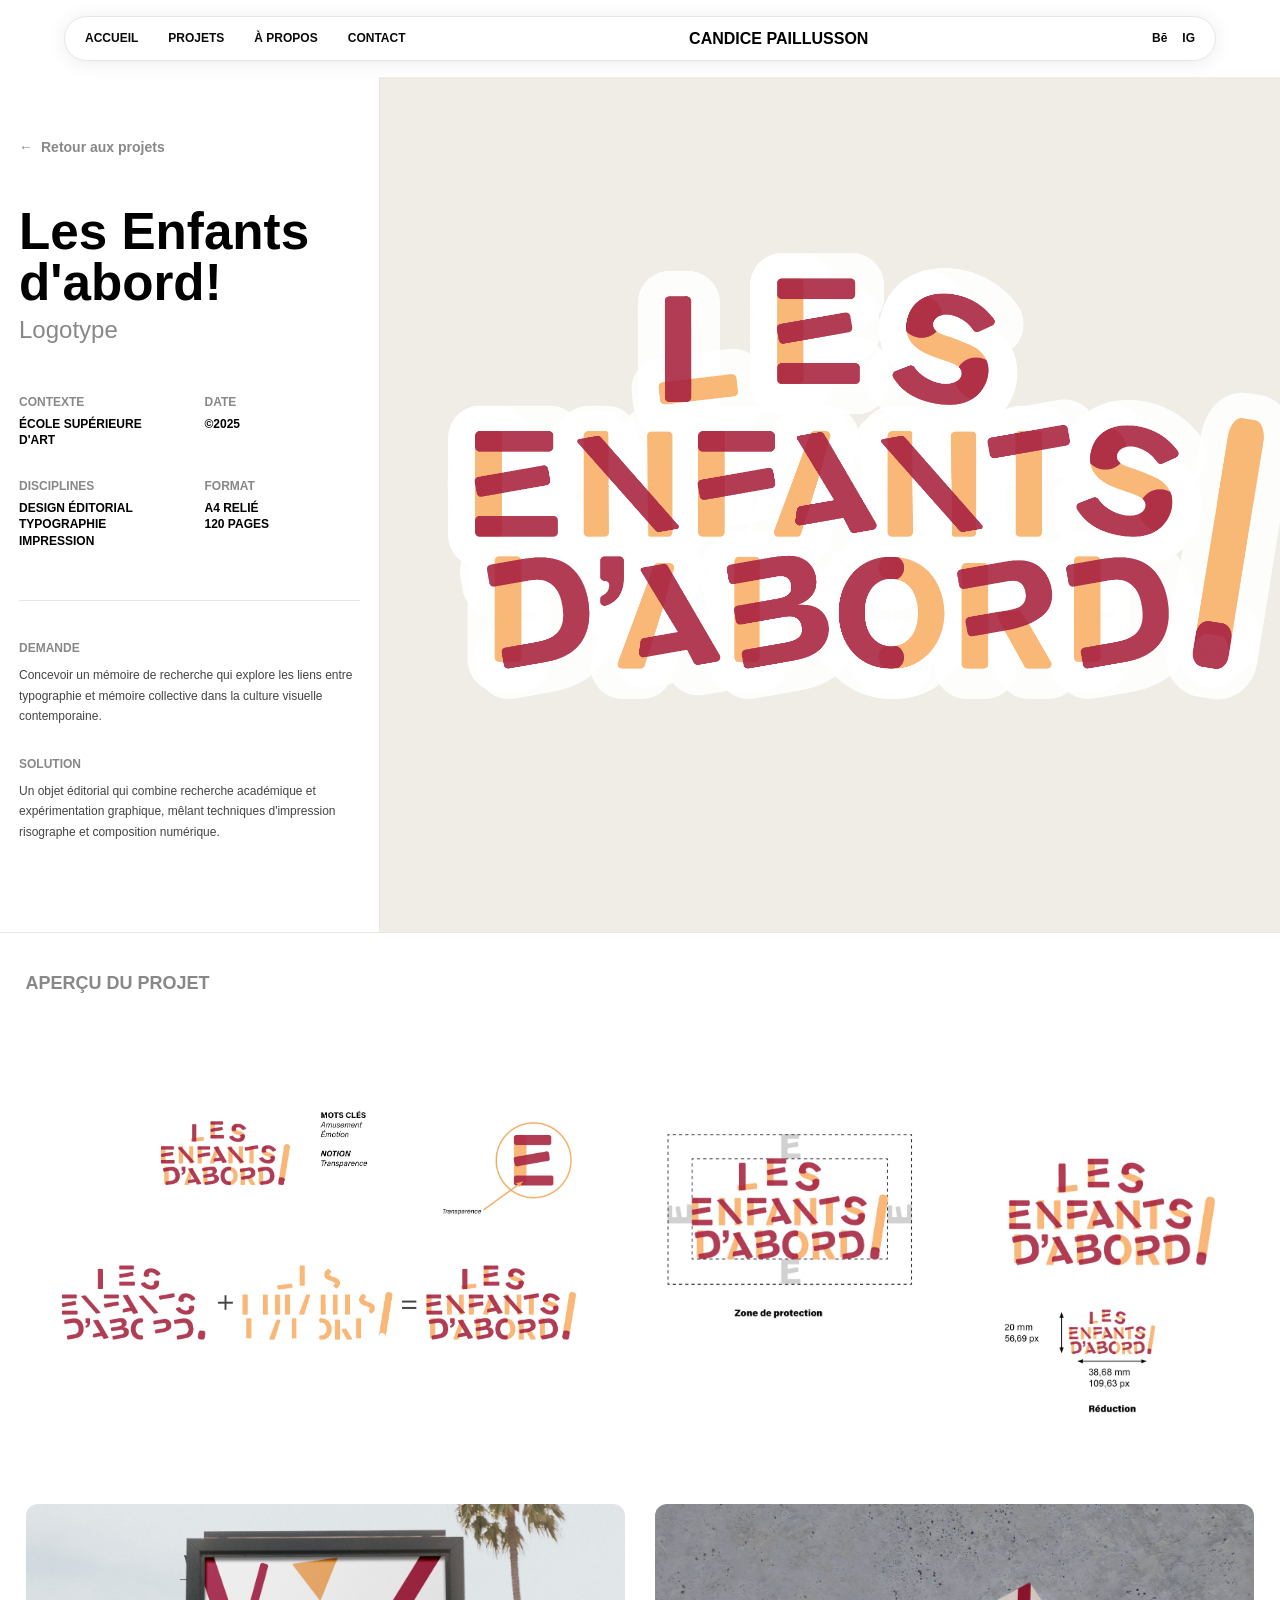
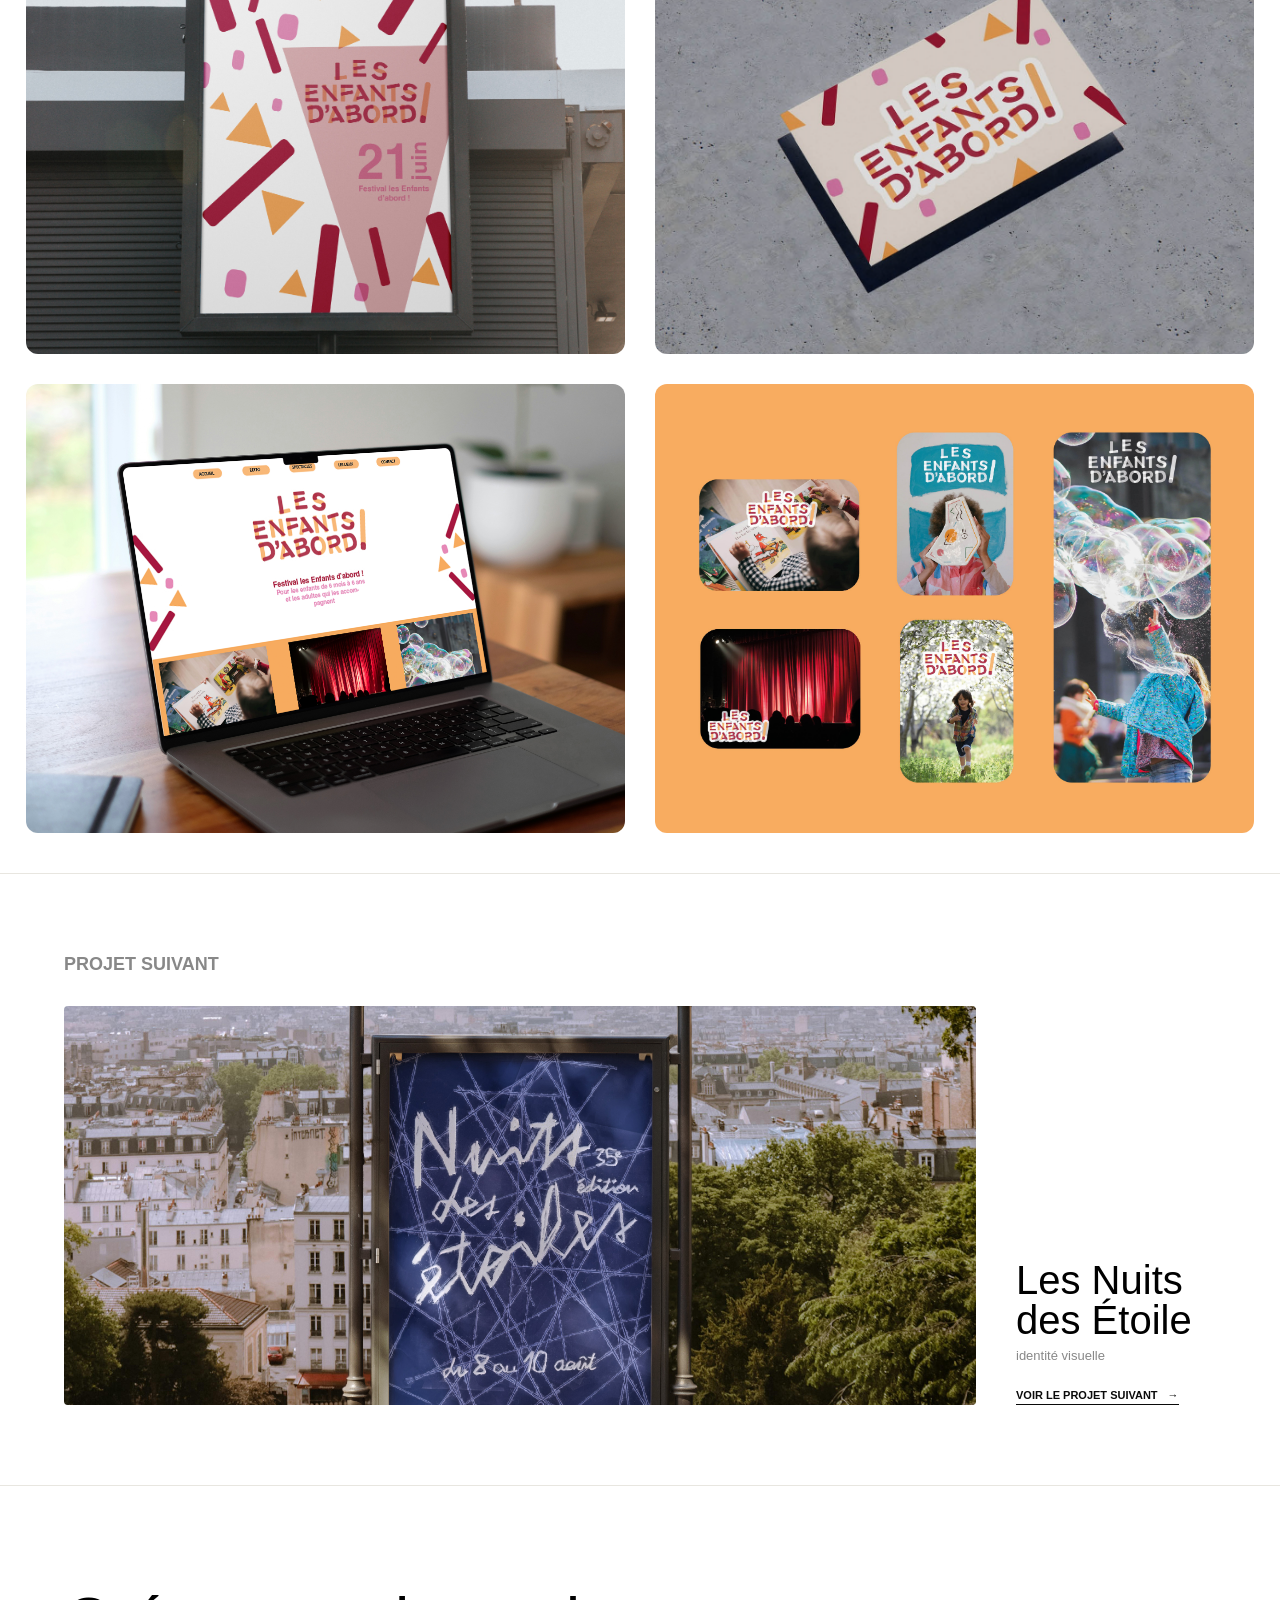
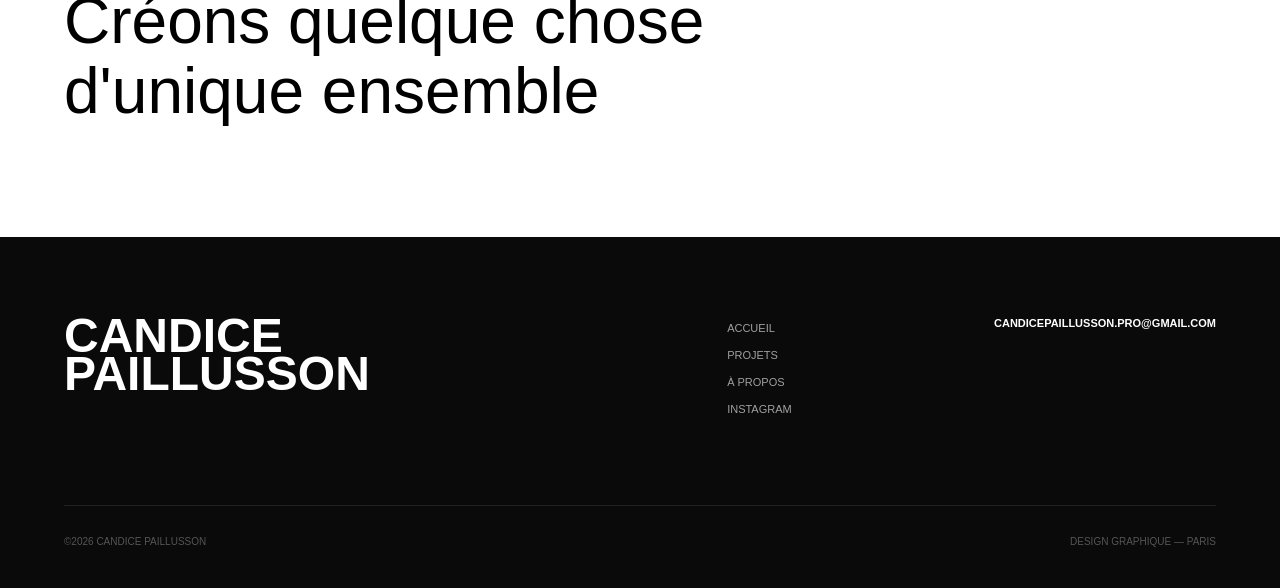
<file: project03-detail.html>
<!DOCTYPE html>
<html lang="fr">
<head>
    <meta charset="UTF-8">
    <meta name="viewport" content="width=device-width, initial-scale=1.0">
    <title>Mémoire | Candice Paillusson</title>
    <style>
        * { margin: 0; padding: 0; box-sizing: border-box; }

        :root {
            --noir: #0a0a0a;
            --blanc: #faf9f6;
            --gris: #888;
            --gris-clair: #e8e6e0;
            --accent: #c8b89a;
        }

       body {
    font-family: 'Helvetica', Arial, sans-serif;
    background-color: #fff;
    color: #000;
    line-height: 1.2;
        }

        nav {
    display: flex;
    justify-content: space-between;
    align-items: center;
    padding: 12px 20px;
    margin: 16px 5%;
    border-bottom: none;
    background: #fff;
    border-radius: 50px;
    border: 1px solid #e8e6e0;
    position: sticky;
    top: 16px;
    z-index: 100;
    box-shadow: 0 2px 20px rgba(0,0,0,0.08);
}

        .nav-links { display: flex; gap: 30px; }
        .nav-links a {
            text-decoration: none;
            color: var(--noir);
            font-size: 12px;
            text-transform: uppercase;
            font-weight: bold;
            letter-spacing: 0px;
            transition: color 0.2s;
        }
        .nav-links a:hover { color: var(--gris); }

        .nav-logo {
            font-family: 'Helvetica', Arial, sans-serif;
            font-size: 16px;
            text-transform: uppercase;
            font-weight: bold;
            letter-spacing: 0px;

        }

        .nav-socials { display: flex; gap: 15px; font-size: 12px; font-weight: bold; letter-spacing: 0px; }
        .nav-socials a { text-decoration: none; color: var(--noir); }

        /* HERO PROJET */
        .project-hero {
            display: grid;
            grid-template-columns: 380px 1fr;
            gap: 0;
            min-height: 80vh;
            border-bottom: 1px solid var(--gris-clair);
        }

        .project-sidebar {
            padding: 60px 5% 60px 5%;
            border-right: 1px solid var(--gris-clair);
            display: flex;
            flex-direction: column;
            justify-content: space-between;
        }

        .back-link {
            display: inline-flex;
            align-items: center;
            gap: 8px;
            font-size: 14px;
            font-weight: bold;
            letter-spacing: 0px;
            text-decoration: none;
            color: var(--gris);
            margin-bottom: 50px;
            transition: color 0.2s;
        }
        .back-link:hover { color: var(--noir); }
        .back-link::before { content: '←'; font-size: 14px; }

        .project-title {
            font-family: 'Helvetica', Arial, sans-serif;
            font-size: clamp(2.5rem, 4vw, 3.5rem);
            font-weight: bold;
            line-height: 1;
            margin-bottom: 8px;
        }

        .project-type {
            font-size: 24px;
            color: var(--gris);
            letter-spacing: 0px;
            margin-bottom: 50px;
        }

        .meta-grid {
            display: grid;
            grid-template-columns: 1fr 1fr;
            gap: 30px;
            margin-bottom: 50px;
        }

        .meta-item h4 {
            font-size: 12px;
            color: var(--gris);
            text-transform: uppercase;
            letter-spacing: 0px;
            margin-bottom: 6px;
        }

        .meta-item p {
            font-size: 12px;
            font-weight: bold;
            line-height: 1.4;
        }

        .brief-section { border-top: 1px solid var(--gris-clair); padding-top: 40px; }

        .brief-item { margin-bottom: 30px; }
        .brief-item h4 {
            font-size: 12px;
            color: var(--gris);
            text-transform: uppercase;
            letter-spacing: 0px;
            margin-bottom: 10px;
        }
        .brief-item p { font-size: 12px; color: #444; line-height: 1.7; }

        /* IMAGE HERO */
        .hero-image-wrapper {
            overflow: hidden;
            background: #f0ede6;
        }

        .hero-image-wrapper img {
            width: 100%;
            height: 100%;
            object-fit: cover;
            object-position: center;
            display: block;
            transition: transform 0.8s ease;
        }

        .hero-image-wrapper:hover img { transform: scale(1.03); }

        /* GALERIE */
        .gallery-section { padding: 40px 2%; }

        .gallery-label {
            font-size: 18px;
            color: var(--gris);
            text-transform: uppercase;
            font-weight: bold;
            letter-spacing: 0px;
            margin-bottom: 30px;
        }

        .gallery-grid {
            display: grid;
            grid-template-columns: 1fr 1fr;
            gap: 30px;
        }

.gallery-grid-item {
    border-radius: 12px;
    overflow: hidden; /* ← bloque le débordement du zoom */
    aspect-ratio: 4/3;
}

.gallery-grid-item img {
    width: 100%;
    height: 100%;
    object-fit: cover;
    display: block;
    transition: transform 0.4s ease-in-out;
}

.gallery-grid-item:hover img { transform: scale(1.08); }

        .gallery-full {
            margin-top: 20px;
        }

        .gallery-full img {
            width: 100%;
            object-fit: cover;
        }
        .gallery-full-item {
    border-radius: 12px;
    overflow: hidden;
    aspect-ratio: 16/7;
}

.gallery-full-item img {
    width: 100%;
    height: 100%;
    object-fit: cover;
    display: block;
    transition: transform 0.4s ease-in-out;
}

.gallery-full-item:hover img { transform: scale(1.08); }

        /* NEXT PROJECT */
        .next-section {
            padding: 80px 5% 0 5%;
            border-top: 1px solid var(--gris-clair);
        }

        .next-label {
            font-size: 18px;
            color: var(--gris);
            text-transform: uppercase;
            font-weight: bold;
            letter-spacing: 0px;
            margin-bottom: 30px;
        }

        .next-card {
            display: grid;
            grid-template-columns: 1fr 200px;
            gap: 40px;
            align-items: end;
            padding-bottom: 80px;
        }

        .next-image {
            overflow: hidden;
            border-radius: 4px;
        }

        .next-image img {
            width: 100%;
            aspect-ratio: 16/7;
            object-fit: cover;
            display: block;
            transition: transform 0.5s ease;
        }

        .next-image:hover img { transform: scale(1.03); }

        .next-info h3 {
            font-family: 'Helvetica', Arial, sans-serif;
            font-size: 2.5rem;
            font-weight: 400;
            line-height: 1;
            margin-bottom: 8px;
        }

        .next-info p { color: var(--gris); font-size: 13px; margin-bottom: 20px; }

        .next-info a {
            display: inline-flex;
            align-items: center;
            gap: 10px;
            text-decoration: none;
            color: var(--noir);
            font-size: 11px;
            font-weight: 600;
            text-transform: uppercase;
            letter-spacing: 0px;
            border-bottom: 1px solid var(--noir);
            padding-bottom: 2px;
            transition: gap 0.3s;
        }
        .next-info a:hover { gap: 18px; }
        .next-info a::after { content: '→'; }

        /* CTA */
        .cta-section {
            padding: 100px 5%;
            border-top: 1px solid var(--gris-clair);
        }

        .cta-section h2 {
            font-family: 'Helvetica', Arial, sans-serif;
            font-size: clamp(2.5rem, 5vw, 4rem);
            font-weight: 400;
            line-height: 1.1;
            margin-bottom: 10px;
        }

        .cta-section .cta-sub {
            font-size: clamp(2rem, 4vw, 3.5rem);
            color: var(--gris-clair);
           font-family: 'Helvetica', Arial, sans-serif;
            font-weight: 400;
        }

        /* FOOTER */
        footer {
            background: var(--noir);
            color: #fff;
            padding: 80px 5% 40px 5%;
        }

        .footer-grid {
            display: flex;
            justify-content: space-between;
            align-items: flex-start;
            margin-bottom: 80px;
        }

        .footer-logo {
            font-size: 3rem;
            font-weight: bold;
            width: 40%;
            line-height: 0.8;
         }
         
        .footer-links { list-style: none; }
        .footer-links li { margin-bottom: 8px; }
        .footer-links a {
            color: #a1a0a0;
            text-decoration: none;
            font-size: 11px;
            text-transform: uppercase;
            letter-spacing: 0px;
            transition: color 0.2s;
        }
        .footer-links a:hover { color: #fff; }

        .footer-email {
            font-size: 11px;
            font-weight: bold;
            letter-spacing: 0px;
            color: #fff;
        }

        .footer-bottom {
            border-top: 1px solid #222;
            padding-top: 30px;
            display: flex;
            justify-content: space-between;
            font-size: 10px;
            color: #555;
            text-transform: uppercase;
            letter-spacing: 0px;
        }

        /* ANIMATIONS */
        .fade-in {
            opacity: 0;
            transform: translateY(20px);
            animation: fadeUp 0.7s ease forwards;
        }

        @keyframes fadeUp {
            to { opacity: 1; transform: translateY(0); }
        }

        .fade-in:nth-child(1) { animation-delay: 0.1s; }
        .fade-in:nth-child(2) { animation-delay: 0.2s; }
        .fade-in:nth-child(3) { animation-delay: 0.3s; }
        .fade-in:nth-child(4) { animation-delay: 0.4s; }

        /* RESPONSIVE */
        @media (max-width: 900px) {
            .project-hero { grid-template-columns: 1fr; }
            .project-sidebar { border-right: none; border-bottom: 1px solid var(--gris-clair); }
            .hero-image-wrapper { height: 60vw; }
            .gallery-grid { grid-template-columns: 1fr; }
            .next-card { grid-template-columns: 1fr; }
            .footer-grid { flex-direction: column; gap: 50px; }
            .footer-logo { width: 100%; }
        }
    </style>
</head>
<body>

    <nav>
        <div class="nav-links">
            <a href="index.html">Accueil</a>
            <a href="#">Projets</a>
            <a href="#">À propos</a>
            <a href="#">Contact</a>
        </div>
        <div class="nav-logo">CANDICE PAILLUSSON</div>
        <div class="nav-socials">
            <a href="#">Bē</a>
            <a href="#">IG</a>
        </div>
    </nav>

    <main>
        <!-- HERO -->
        <section class="project-hero">
            <div class="project-sidebar">
                <div>
                    <a href="project02-detail.html" class="back-link">Retour aux projets</a>

                    <h1 class="project-title fade-in">Les Enfants d'abord!</h1>
                    <p class="project-type fade-in">Logotype</p>

                    <div class="meta-grid fade-in">
                        <div class="meta-item">
                            <h4>Contexte</h4>
                            <p>ÉCOLE SUPÉRIEURE D'ART</p>
                        </div>
                        <div class="meta-item">
                            <h4>Date</h4>
                            <p>©2025</p>
                        </div>
                        <div class="meta-item">
                            <h4>Disciplines</h4>
                            <p>DESIGN ÉDITORIAL<br>TYPOGRAPHIE<br>IMPRESSION</p>
                        </div>
                        <div class="meta-item">
                            <h4>Format</h4>
                            <p>A4 RELIÉ<br>120 PAGES</p>
                        </div>
                    </div>
                </div>

                <div class="brief-section fade-in">
                    <div class="brief-item">
                        <h4>Demande</h4>
                        <p>Concevoir un mémoire de recherche qui explore les liens entre typographie et mémoire collective dans la culture visuelle contemporaine.</p>
                    </div>
                    <div class="brief-item">
                        <h4>Solution</h4>
                        <p>Un objet éditorial qui combine recherche académique et expérimentation graphique, mêlant techniques d'impression risographe et composition numérique.</p>
                    </div>
                </div>
            </div>

            <div class="hero-image-wrapper">
                <img src="images/logoenfants1.png" alt="Les Enfants d'abord!">
            </div>
        </section>

        <!-- GALERIE -->
        <section class="gallery-section">
            <p class="gallery-label">Aperçu du projet</p>

            <div class="gallery-grid">
    <div class="gallery-grid-item"><img src="images/logoenfants4.jpg" alt="Les Enfants d'abord! 1"></div>
    <div class="gallery-grid-item"><img src="images/logoenfants6.jpg" alt="Les Enfants d'abord! 2"></div>
    <div class="gallery-grid-item"><img src="images/logoenfants2.jpg" alt="Les Enfants d'abord! 3"></div>
    <div class="gallery-grid-item"><img src="images/logoenfants3.png" alt="Les Enfants d'abord! 4"></div>
    <div class="gallery-grid-item"><img src="images/logoenfants8.jpg" alt="Les Enfants d'abord! 5"></div>
    <div class="gallery-grid-item"><img src="images/logoenfants7.jpg" alt="Les Enfants d'abord! 6"></div>
        </section>

        <!-- NEXT PROJECT -->
        <section class="next-section">
            <p class="next-label">Projet suivant</p>
            <div class="next-card">
                <div class="next-image">
                    <img src="images/projetNUIT8.jpg" alt="Les Nuits des Étoile">
                </div>
                <div class="next-info">
                    <h3>Les Nuits des Étoile</h3>
                    <p>identité visuelle</p>
                    <a href="project04-detail.html">Voir le projet suivant</a>
                </div>
            </div>
        </section>

        <!-- CTA -->
        <section class="cta-section">
            <h2>Créons quelque chose<br>d'unique ensemble</h2>

        </section>
    </main>

    <footer>
        <div class="footer-grid">
            <div class="footer-logo">CANDICE<br>PAILLUSSON</div>
            <ul class="footer-links">
                <li><a href="index.html">Accueil</a></li>
                <li><a href="#">Projets</a></li>
                <li><a href="#">À propos</a></li>
                <li><a href="#">Instagram</a></li>
            </ul>
            <div class="footer-email">CANDICEPAILLUSSON.PRO@GMAIL.COM</div>
        </div>
        <div class="footer-bottom">
            <span>©2026 Candice Paillusson</span>
            <span>Design graphique — Paris</span>
        </div>
    </footer>

</body>
</html>
</file>
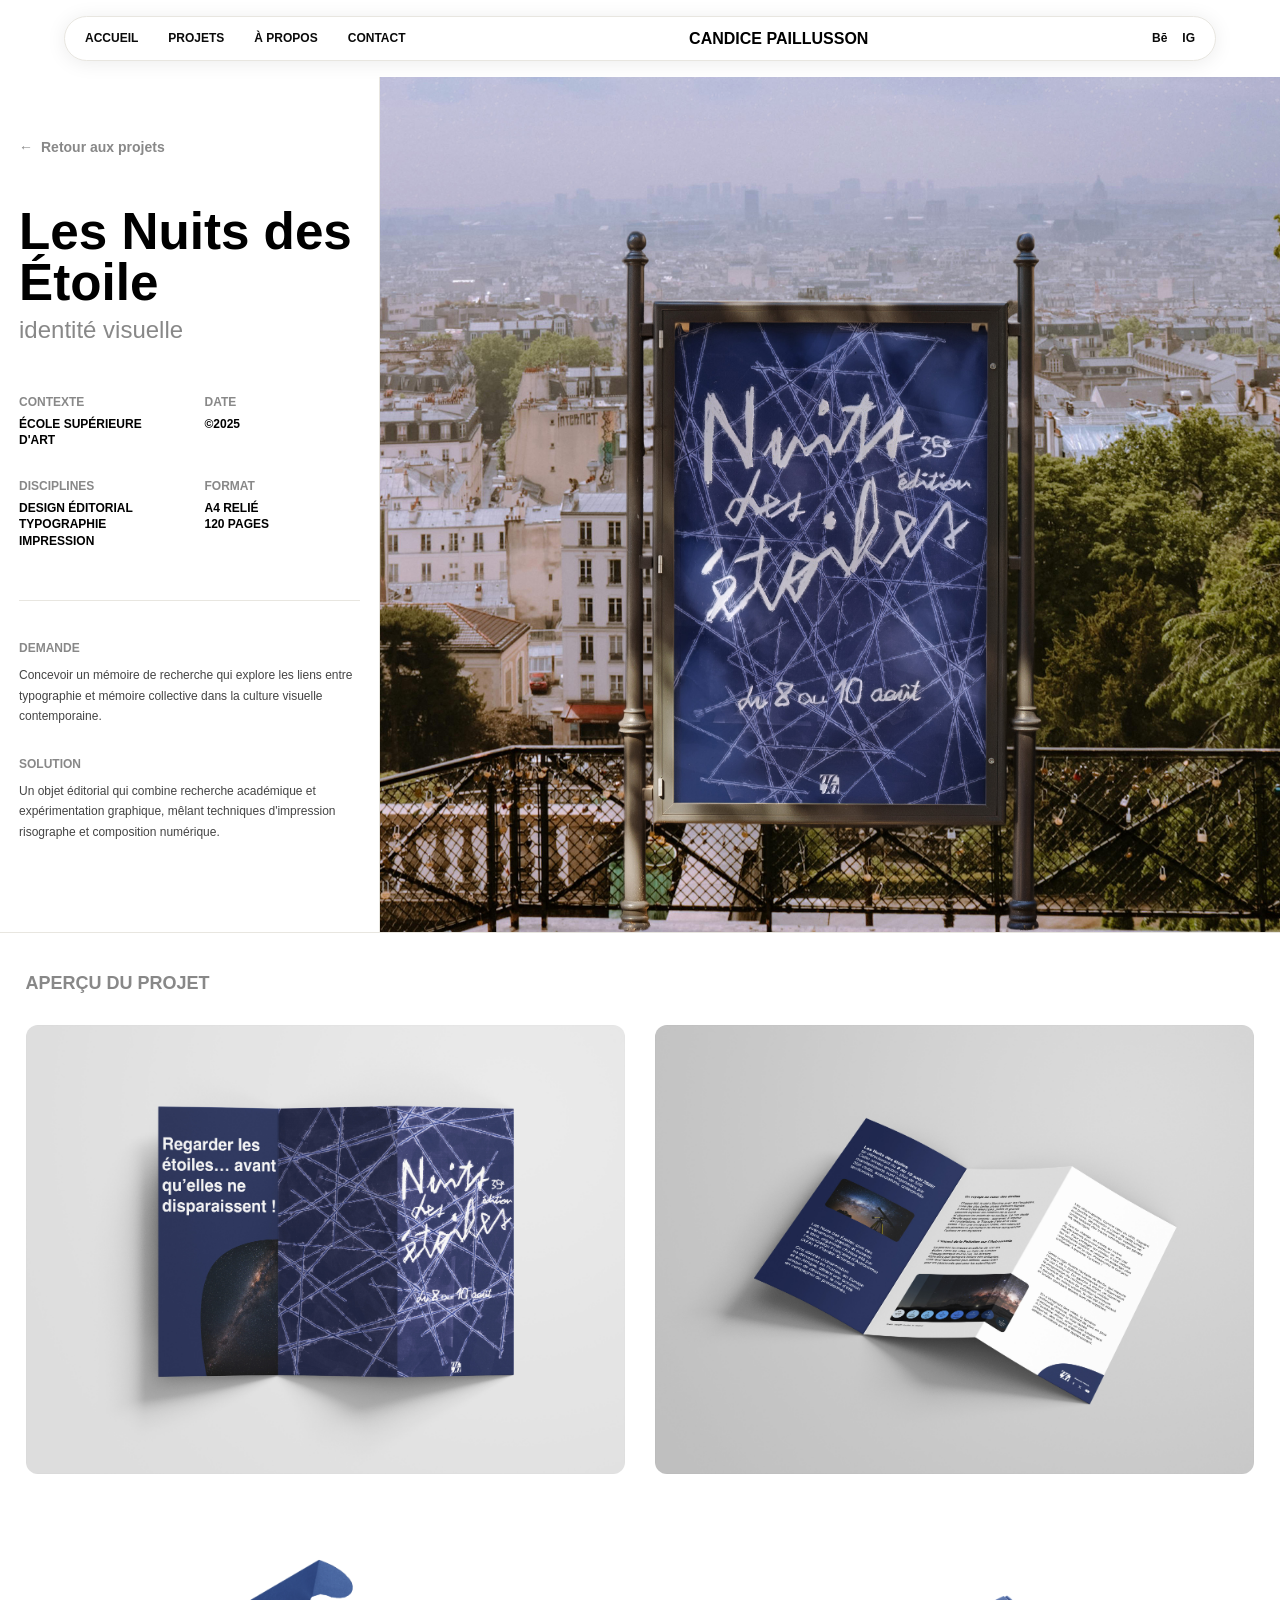
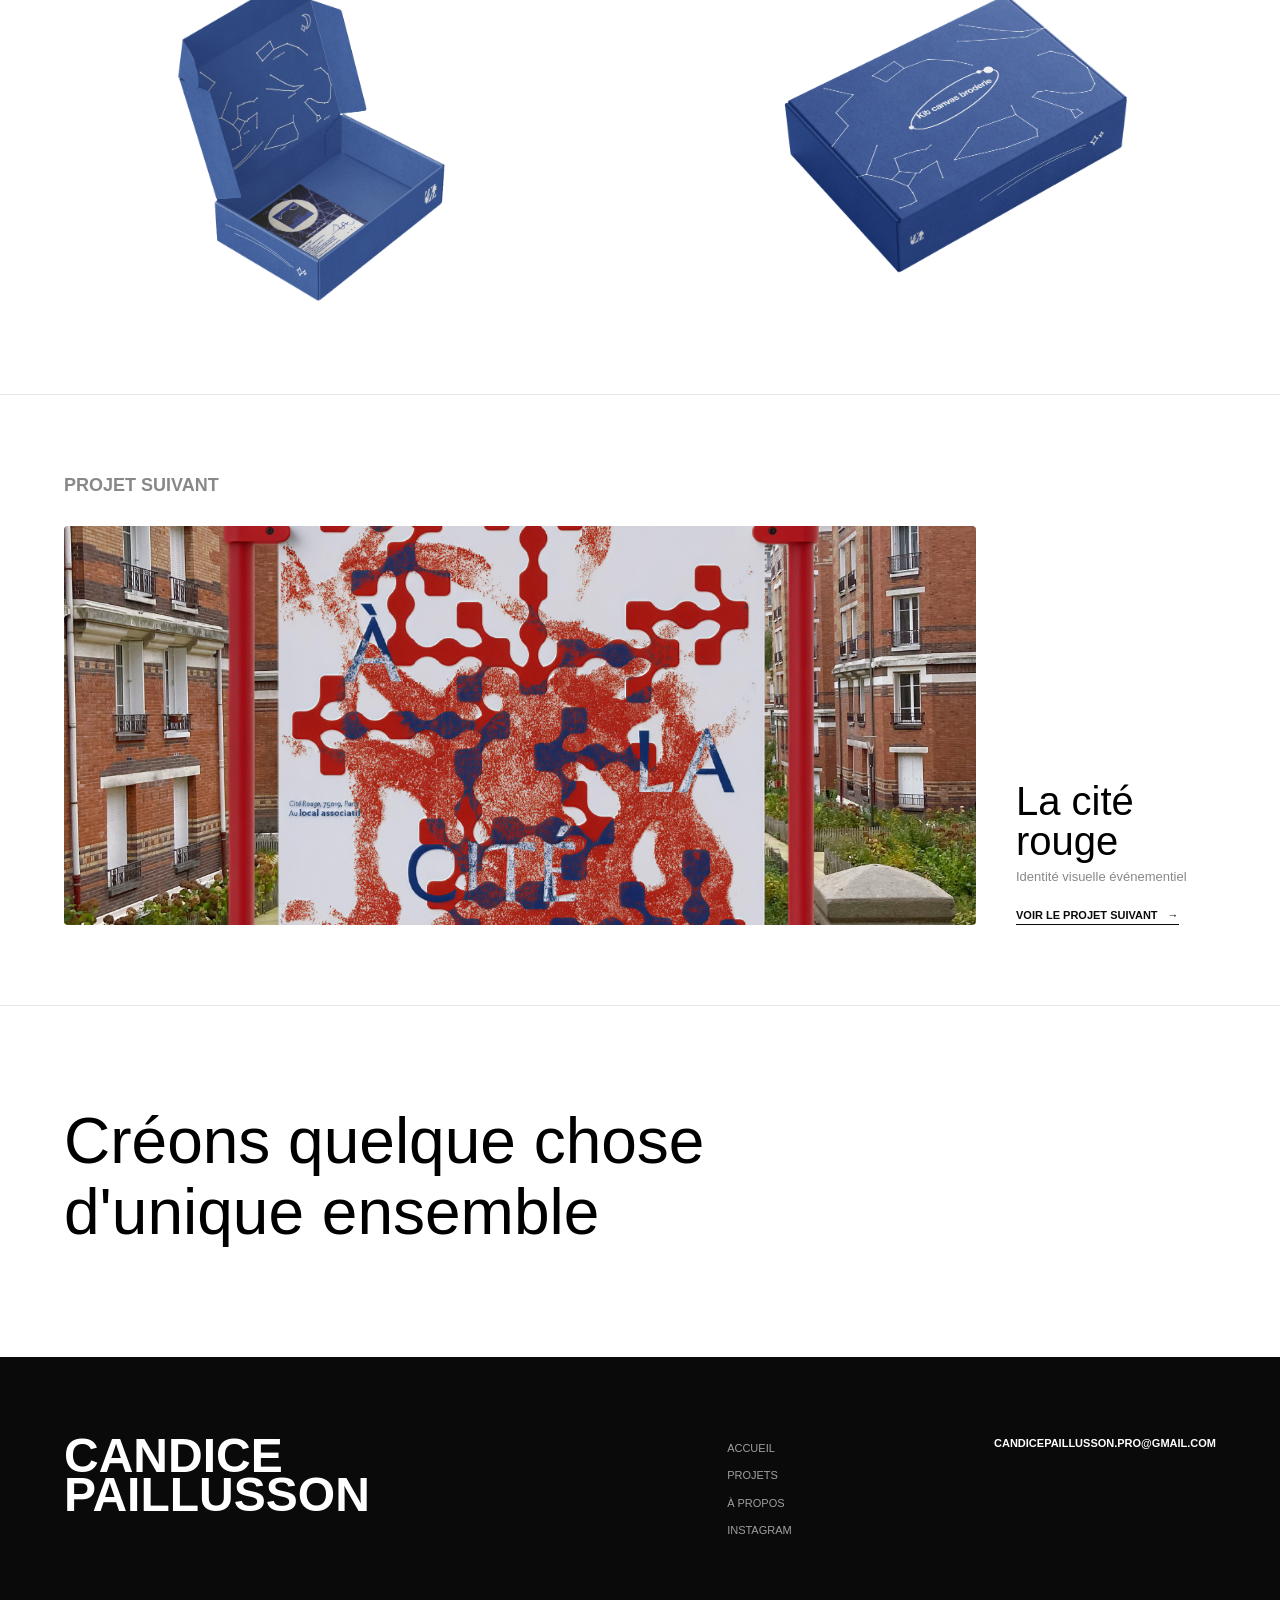
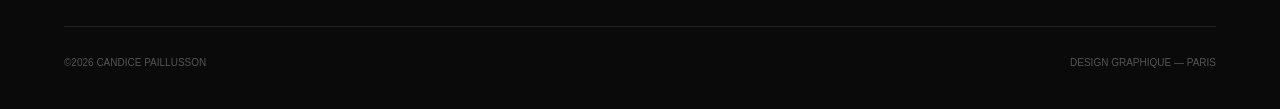
<file: project04-detail.html>
<!DOCTYPE html>
<html lang="fr">
<head>
    <meta charset="UTF-8">
    <meta name="viewport" content="width=device-width, initial-scale=1.0">
    <title>Mémoire | Candice Paillusson</title>
    <style>
        * { margin: 0; padding: 0; box-sizing: border-box; }

        :root {
            --noir: #0a0a0a;
            --blanc: #faf9f6;
            --gris: #888;
            --gris-clair: #e8e6e0;
            --accent: #c8b89a;
        }

       body {
    font-family: 'Helvetica', Arial, sans-serif;
    background-color: #fff;
    color: #000;
    line-height: 1.2;
        }

        nav {
    display: flex;
    justify-content: space-between;
    align-items: center;
    padding: 12px 20px;
    margin: 16px 5%;
    border-bottom: none;
    background: #fff;
    border-radius: 50px;
    border: 1px solid #e8e6e0;
    position: sticky;
    top: 16px;
    z-index: 100;
    box-shadow: 0 2px 20px rgba(0,0,0,0.08);
}

        .nav-links { display: flex; gap: 30px; }
        .nav-links a {
            text-decoration: none;
            color: var(--noir);
            font-size: 12px;
            text-transform: uppercase;
            font-weight: bold;
            letter-spacing: 0px;
            transition: color 0.2s;
        }
        .nav-links a:hover { color: var(--gris); }

        .nav-logo {
            font-family: 'Helvetica', Arial, sans-serif;
            font-size: 16px;
            text-transform: uppercase;
            font-weight: bold;
            letter-spacing: 0px;

        }

        .nav-socials { display: flex; gap: 15px; font-size: 12px; font-weight: bold; letter-spacing: 0px; }
        .nav-socials a { text-decoration: none; color: var(--noir); }

        /* HERO PROJET */
        .project-hero {
            display: grid;
            grid-template-columns: 380px 1fr;
            gap: 0;
            min-height: 80vh;
            border-bottom: 1px solid var(--gris-clair);
        }

        .project-sidebar {
            padding: 60px 5% 60px 5%;
            border-right: 1px solid var(--gris-clair);
            display: flex;
            flex-direction: column;
            justify-content: space-between;
        }

        .back-link {
            display: inline-flex;
            align-items: center;
            gap: 8px;
            font-size: 14px;
            font-weight: bold;
            letter-spacing: 0px;
            text-decoration: none;
            color: var(--gris);
            margin-bottom: 50px;
            transition: color 0.2s;
        }
        .back-link:hover { color: var(--noir); }
        .back-link::before { content: '←'; font-size: 14px; }

        .project-title {
            font-family: 'Helvetica', Arial, sans-serif;
            font-size: clamp(2.5rem, 4vw, 3.5rem);
            font-weight: bold;
            line-height: 1;
            margin-bottom: 8px;
        }

        .project-type {
            font-size: 24px;
            color: var(--gris);
            letter-spacing: 0px;
            margin-bottom: 50px;
        }

        .meta-grid {
            display: grid;
            grid-template-columns: 1fr 1fr;
            gap: 30px;
            margin-bottom: 50px;
        }

        .meta-item h4 {
            font-size: 12px;
            color: var(--gris);
            text-transform: uppercase;
            letter-spacing: 0px;
            margin-bottom: 6px;
        }

        .meta-item p {
            font-size: 12px;
            font-weight: bold;
            line-height: 1.4;
        }

        .brief-section { border-top: 1px solid var(--gris-clair); padding-top: 40px; }

        .brief-item { margin-bottom: 30px; }
        .brief-item h4 {
            font-size: 12px;
            color: var(--gris);
            text-transform: uppercase;
            letter-spacing: 0px;
            margin-bottom: 10px;
        }
        .brief-item p { font-size: 12px; color: #444; line-height: 1.7; }

        /* IMAGE HERO */
        .hero-image-wrapper {
            overflow: hidden;
            background: #f0ede6;
        }

        .hero-image-wrapper img {
            width: 100%;
            height: 100%;
            object-fit: cover;
            object-position: center;
            display: block;
            transition: transform 0.8s ease;
        }

        .hero-image-wrapper:hover img { transform: scale(1.03); }

        /* GALERIE */
        .gallery-section { padding: 40px 2%; }

        .gallery-label {
            font-size: 18px;
            color: var(--gris);
            text-transform: uppercase;
            font-weight: bold;
            letter-spacing: 0px;
            margin-bottom: 30px;
        }

        .gallery-grid {
            display: grid;
            grid-template-columns: 1fr 1fr;
            gap: 30px;
        }

.gallery-grid-item {
    border-radius: 12px;
    overflow: hidden; /* ← bloque le débordement du zoom */
    aspect-ratio: 4/3;
}

.gallery-grid-item img {
    width: 100%;
    height: 100%;
    object-fit: cover;
    display: block;
    transition: transform 0.4s ease-in-out;
}

.gallery-grid-item:hover img { transform: scale(1.08); }

        .gallery-full {
            margin-top: 20px;
        }

        .gallery-full img {
            width: 100%;
            object-fit: cover;
        }
        .gallery-full-item {
    border-radius: 12px;
    overflow: hidden;
    aspect-ratio: 16/7;
}

.gallery-full-item img {
    width: 100%;
    height: 100%;
    object-fit: cover;
    display: block;
    transition: transform 0.4s ease-in-out;
}

.gallery-full-item:hover img { transform: scale(1.08); }

        /* NEXT PROJECT */
        .next-section {
            padding: 80px 5% 0 5%;
            border-top: 1px solid var(--gris-clair);
        }

        .next-label {
            font-size: 18px;
            color: var(--gris);
            text-transform: uppercase;
            font-weight: bold;
            letter-spacing: 0px;
            margin-bottom: 30px;
        }

        .next-card {
            display: grid;
            grid-template-columns: 1fr 200px;
            gap: 40px;
            align-items: end;
            padding-bottom: 80px;
        }

        .next-image {
            overflow: hidden;
            border-radius: 4px;
        }

        .next-image img {
            width: 100%;
            aspect-ratio: 16/7;
            object-fit: cover;
            object-position: center;
            display: block;
            transition: transform 0.5s ease;
        }

        .next-image:hover img { transform: scale(1.03); }

        .next-info h3 {
            font-family: 'Helvetica', Arial, sans-serif;
            font-size: 2.5rem;
            font-weight: 400;
            line-height: 1;
            margin-bottom: 8px;
        }

        .next-info p { color: var(--gris); font-size: 13px; margin-bottom: 20px; }

        .next-info a {
            display: inline-flex;
            align-items: center;
            gap: 10px;
            text-decoration: none;
            color: var(--noir);
            font-size: 11px;
            font-weight: 600;
            text-transform: uppercase;
            letter-spacing: 0px;
            border-bottom: 1px solid var(--noir);
            padding-bottom: 2px;
            transition: gap 0.3s;
        }
        .next-info a:hover { gap: 18px; }
        .next-info a::after { content: '→'; }

        /* CTA */
        .cta-section {
            padding: 100px 5%;
            border-top: 1px solid var(--gris-clair);
        }

        .cta-section h2 {
            font-family: 'Helvetica', Arial, sans-serif;
            font-size: clamp(2.5rem, 5vw, 4rem);
            font-weight: 400;
            line-height: 1.1;
            margin-bottom: 10px;
        }

        .cta-section .cta-sub {
            font-size: clamp(2rem, 4vw, 3.5rem);
            color: var(--gris-clair);
           font-family: 'Helvetica', Arial, sans-serif;
            font-weight: 400;
        }

        /* FOOTER */
        footer {
            background: var(--noir);
            color: #fff;
            padding: 80px 5% 40px 5%;
        }

        .footer-grid {
            display: flex;
            justify-content: space-between;
            align-items: flex-start;
            margin-bottom: 80px;
        }

        .footer-logo {
            font-size: 3rem;
            font-weight: bold;
            width: 40%;
            line-height: 0.8;
         }
         
        .footer-links { list-style: none; }
        .footer-links li { margin-bottom: 8px; }
        .footer-links a {
            color: #a1a0a0;
            text-decoration: none;
            font-size: 11px;
            text-transform: uppercase;
            letter-spacing: 0px;
            transition: color 0.2s;
        }
        .footer-links a:hover { color: #fff; }

        .footer-email {
            font-size: 11px;
            font-weight: bold;
            letter-spacing: 0px;
            color: #fff;
        }

        .footer-bottom {
            border-top: 1px solid #222;
            padding-top: 30px;
            display: flex;
            justify-content: space-between;
            font-size: 10px;
            color: #555;
            text-transform: uppercase;
            letter-spacing: 0px;
        }

        /* ANIMATIONS */
        .fade-in {
            opacity: 0;
            transform: translateY(20px);
            animation: fadeUp 0.7s ease forwards;
        }

        @keyframes fadeUp {
            to { opacity: 1; transform: translateY(0); }
        }

        .fade-in:nth-child(1) { animation-delay: 0.1s; }
        .fade-in:nth-child(2) { animation-delay: 0.2s; }
        .fade-in:nth-child(3) { animation-delay: 0.3s; }
        .fade-in:nth-child(4) { animation-delay: 0.4s; }

        /* RESPONSIVE */
        @media (max-width: 900px) {
            .project-hero { grid-template-columns: 1fr; }
            .project-sidebar { border-right: none; border-bottom: 1px solid var(--gris-clair); }
            .hero-image-wrapper { height: 60vw; }
            .gallery-grid { grid-template-columns: 1fr; }
            .next-card { grid-template-columns: 1fr; }
            .footer-grid { flex-direction: column; gap: 50px; }
            .footer-logo { width: 100%; }
        }
    </style>
</head>
<body>

    <nav>
        <div class="nav-links">
            <a href="index.html">Accueil</a>
            <a href="#">Projets</a>
            <a href="#">À propos</a>
            <a href="#">Contact</a>
        </div>
        <div class="nav-logo">CANDICE PAILLUSSON</div>
        <div class="nav-socials">
            <a href="#">Bē</a>
            <a href="#">IG</a>
        </div>
    </nav>

    <main>
        <!-- HERO -->
        <section class="project-hero">
            <div class="project-sidebar">
                <div>
                    <a href="project03-detail.html" class="back-link">Retour aux projets</a>

                    <h1 class="project-title fade-in">Les Nuits des Étoile</h1>
                    <p class="project-type fade-in">identité visuelle</p>

                    <div class="meta-grid fade-in">
                        <div class="meta-item">
                            <h4>Contexte</h4>
                            <p>ÉCOLE SUPÉRIEURE D'ART</p>
                        </div>
                        <div class="meta-item">
                            <h4>Date</h4>
                            <p>©2025</p>
                        </div>
                        <div class="meta-item">
                            <h4>Disciplines</h4>
                            <p>DESIGN ÉDITORIAL<br>TYPOGRAPHIE<br>IMPRESSION</p>
                        </div>
                        <div class="meta-item">
                            <h4>Format</h4>
                            <p>A4 RELIÉ<br>120 PAGES</p>
                        </div>
                    </div>
                </div>

                <div class="brief-section fade-in">
                    <div class="brief-item">
                        <h4>Demande</h4>
                        <p>Concevoir un mémoire de recherche qui explore les liens entre typographie et mémoire collective dans la culture visuelle contemporaine.</p>
                    </div>
                    <div class="brief-item">
                        <h4>Solution</h4>
                        <p>Un objet éditorial qui combine recherche académique et expérimentation graphique, mêlant techniques d'impression risographe et composition numérique.</p>
                    </div>
                </div>
            </div>

            <div class="hero-image-wrapper">
                <img src="images/projetNUIT8.jpg" alt="Les Enfants d'abord!">
            </div>
        </section>

        <!-- GALERIE -->
        <section class="gallery-section">
            <p class="gallery-label">Aperçu du projet</p>

            <div class="gallery-grid">
    <div class="gallery-grid-item"><img src="images/projetNUIT3.jpg" alt="Les Enfants d'abord! 1"></div>
    <div class="gallery-grid-item"><img src="images/projetNUIT4.jpg" alt="Les Enfants d'abord! 2"></div>
    <div class="gallery-grid-item"><img src="images/projetNUIT1.png" alt="Les Enfants d'abord! 3"></div>
    <div class="gallery-grid-item"><img src="images/projetNUIT7.png" alt="Les Enfants d'abord! 4"></div>
    
        </section>

        <!-- NEXT PROJECT -->
        <section class="next-section">
            <p class="next-label">Projet suivant</p>
            <div class="next-card">
                <div class="next-image">
                    <img src="images/projetcite6.jpg" alt="La cité rouge">
                </div>
                <div class="next-info">
                    <h3>La cité rouge</h3>
                    <p>Identité visuelle événementiel</p>
                    <a href="project05-detail.html">Voir le projet suivant</a>
                </div>
            </div>
        </section>

        <!-- CTA -->
        <section class="cta-section">
            <h2>Créons quelque chose<br>d'unique ensemble</h2>

        </section>
    </main>

    <footer>
        <div class="footer-grid">
            <div class="footer-logo">CANDICE<br>PAILLUSSON</div>
            <ul class="footer-links">
                <li><a href="index.html">Accueil</a></li>
                <li><a href="#">Projets</a></li>
                <li><a href="#">À propos</a></li>
                <li><a href="#">Instagram</a></li>
            </ul>
            <div class="footer-email">CANDICEPAILLUSSON.PRO@GMAIL.COM</div>
        </div>
        <div class="footer-bottom">
            <span>©2026 Candice Paillusson</span>
            <span>Design graphique — Paris</span>
        </div>
    </footer>

</body>
</html>
</file>
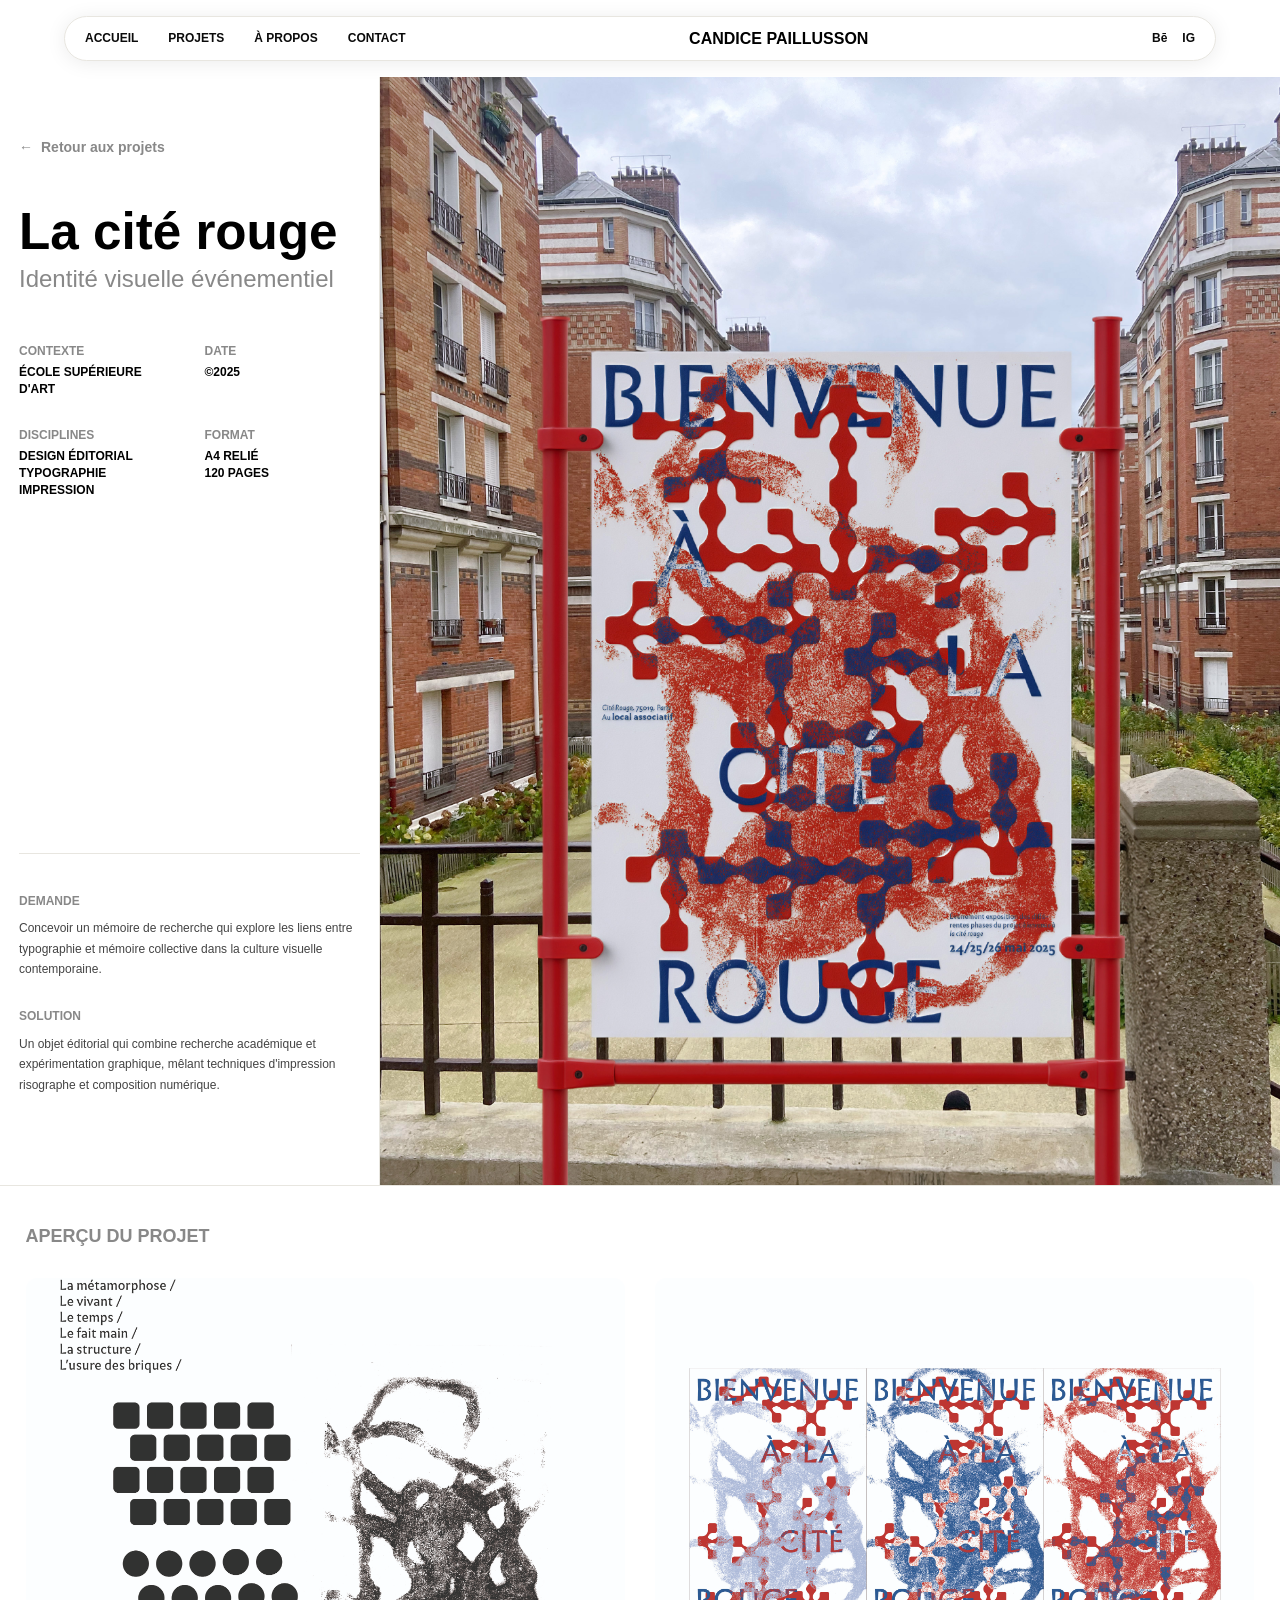
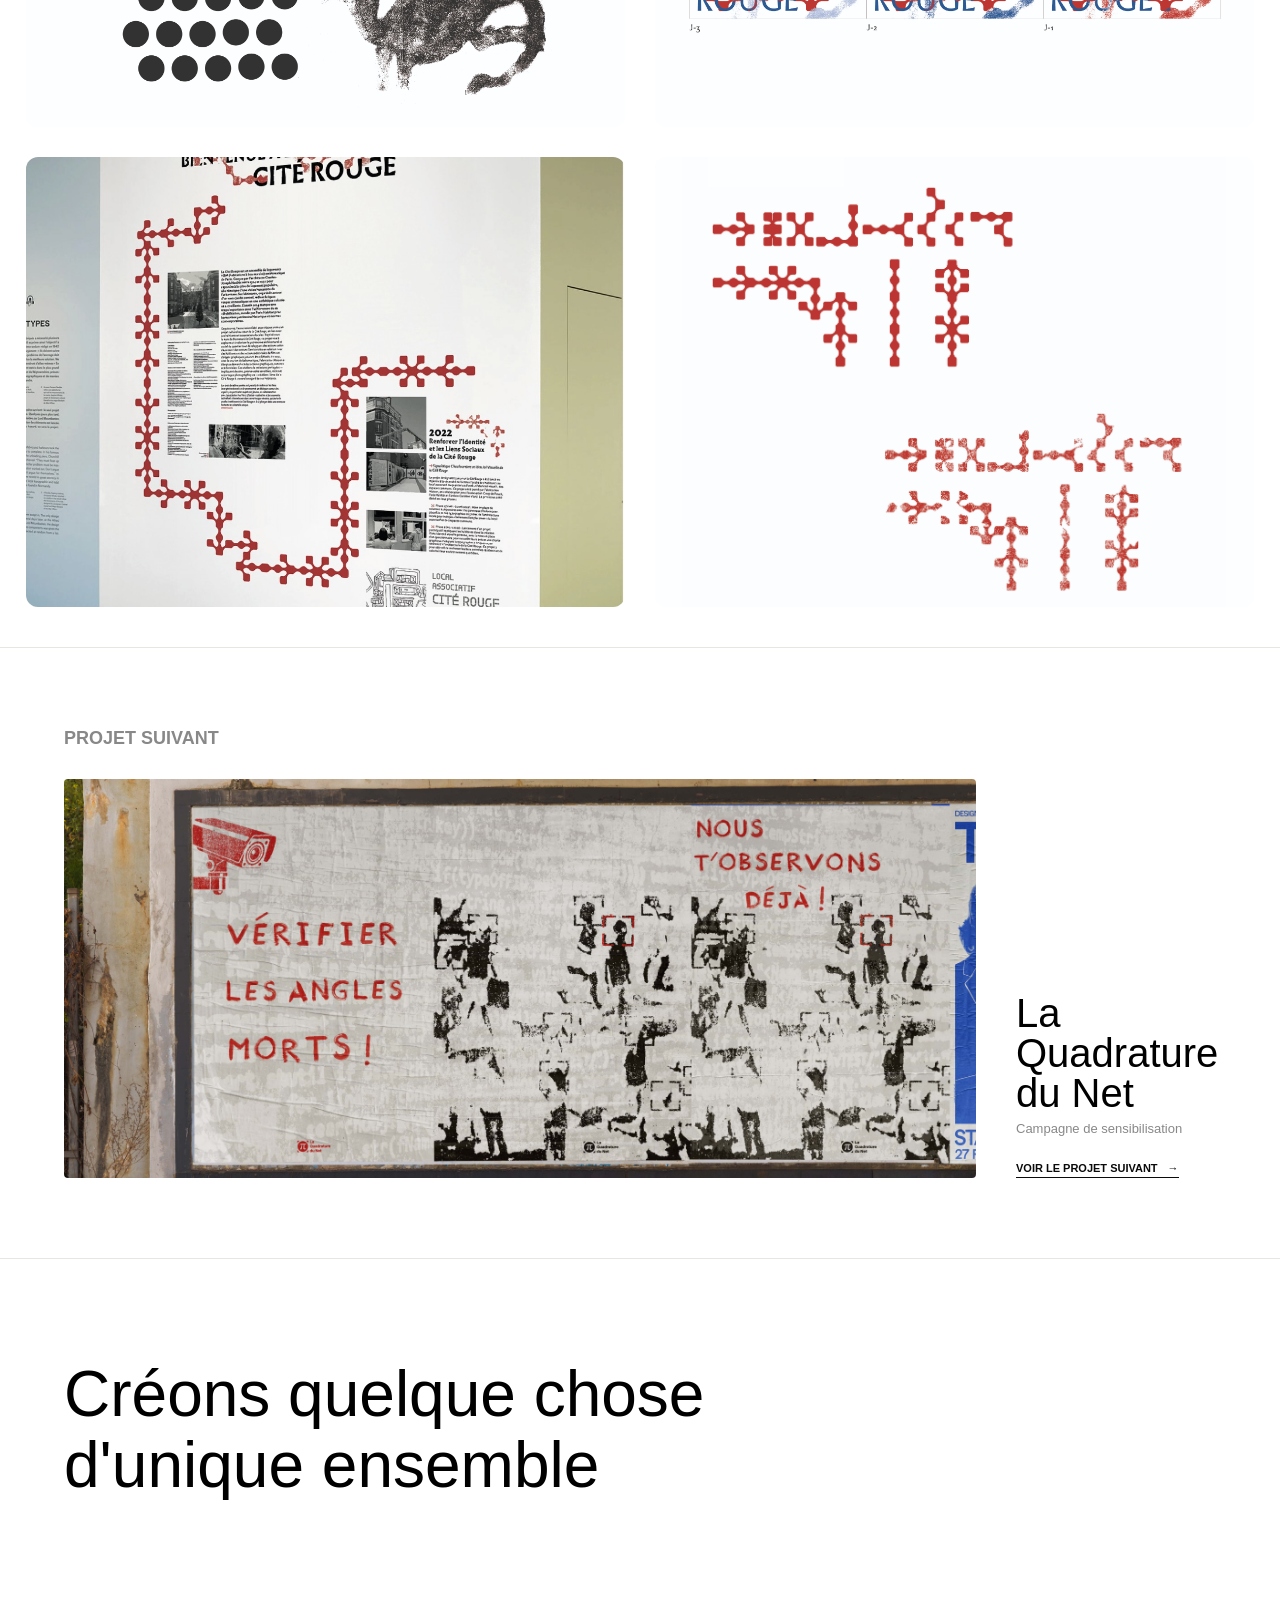
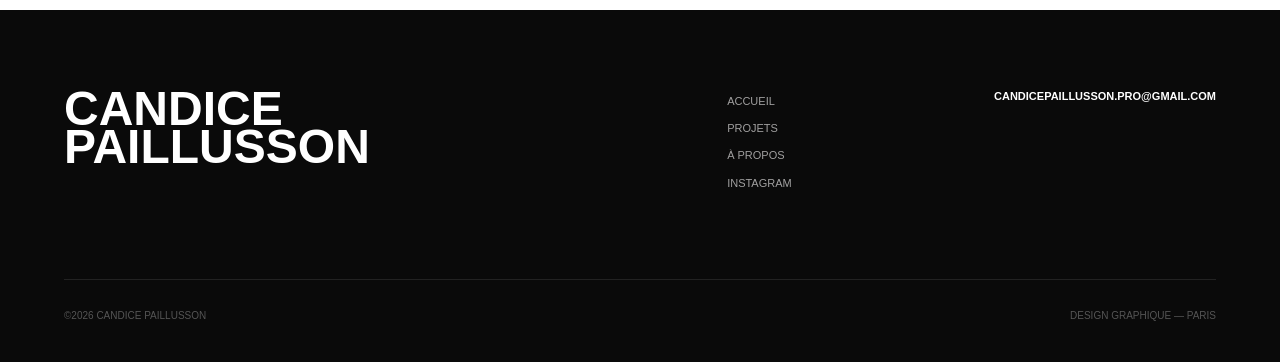
<file: project05-detail.html>
<!DOCTYPE html>
<html lang="fr">
<head>
    <meta charset="UTF-8">
    <meta name="viewport" content="width=device-width, initial-scale=1.0">
    <title>Mémoire | Candice Paillusson</title>
    <style>
        * { margin: 0; padding: 0; box-sizing: border-box; }

        :root {
            --noir: #0a0a0a;
            --blanc: #faf9f6;
            --gris: #888;
            --gris-clair: #e8e6e0;
            --accent: #c8b89a;
        }

       body {
    font-family: 'Helvetica', Arial, sans-serif;
    background-color: #fff;
    color: #000;
    line-height: 1.2;
        }

        nav {
    display: flex;
    justify-content: space-between;
    align-items: center;
    padding: 12px 20px;
    margin: 16px 5%;
    border-bottom: none;
    background: #fff;
    border-radius: 50px;
    border: 1px solid #e8e6e0;
    position: sticky;
    top: 16px;
    z-index: 100;
    box-shadow: 0 2px 20px rgba(0,0,0,0.08);
}

        .nav-links { display: flex; gap: 30px; }
        .nav-links a {
            text-decoration: none;
            color: var(--noir);
            font-size: 12px;
            text-transform: uppercase;
            font-weight: bold;
            letter-spacing: 0px;
            transition: color 0.2s;
        }
        .nav-links a:hover { color: var(--gris); }

        .nav-logo {
            font-family: 'Helvetica', Arial, sans-serif;
            font-size: 16px;
            text-transform: uppercase;
            font-weight: bold;
            letter-spacing: 0px;

        }

        .nav-socials { display: flex; gap: 15px; font-size: 12px; font-weight: bold; letter-spacing: 0px; }
        .nav-socials a { text-decoration: none; color: var(--noir); }

        /* HERO PROJET */
        .project-hero {
            display: grid;
            grid-template-columns: 380px 1fr;
            gap: 0;
            min-height: 80vh;
            border-bottom: 1px solid var(--gris-clair);
        }

        .project-sidebar {
            padding: 60px 5% 60px 5%;
            border-right: 1px solid var(--gris-clair);
            display: flex;
            flex-direction: column;
            justify-content: space-between;
        }

        .back-link {
            display: inline-flex;
            align-items: center;
            gap: 8px;
            font-size: 14px;
            font-weight: bold;
            letter-spacing: 0px;
            text-decoration: none;
            color: var(--gris);
            margin-bottom: 50px;
            transition: color 0.2s;
        }
        .back-link:hover { color: var(--noir); }
        .back-link::before { content: '←'; font-size: 14px; }

        .project-title {
            font-family: 'Helvetica', Arial, sans-serif;
            font-size: clamp(2.5rem, 4vw, 3.5rem);
            font-weight: bold;
            line-height: 1;
            margin-bottom: 8px;
        }

        .project-type {
            font-size: 24px;
            color: var(--gris);
            letter-spacing: 0px;
            margin-bottom: 50px;
        }

        .meta-grid {
            display: grid;
            grid-template-columns: 1fr 1fr;
            gap: 30px;
            margin-bottom: 50px;
        }

        .meta-item h4 {
            font-size: 12px;
            color: var(--gris);
            text-transform: uppercase;
            letter-spacing: 0px;
            margin-bottom: 6px;
        }

        .meta-item p {
            font-size: 12px;
            font-weight: bold;
            line-height: 1.4;
        }

        .brief-section { border-top: 1px solid var(--gris-clair); padding-top: 40px; }

        .brief-item { margin-bottom: 30px; }
        .brief-item h4 {
            font-size: 12px;
            color: var(--gris);
            text-transform: uppercase;
            letter-spacing: 0px;
            margin-bottom: 10px;
        }
        .brief-item p { font-size: 12px; color: #444; line-height: 1.7; }

        /* IMAGE HERO */
        .hero-image-wrapper {
            overflow: hidden;
            background: #f0ede6;
        }

        .hero-image-wrapper img {
            width: 100%;
            height: 100%;
            object-fit: cover;
            object-position: center;
            display: block;
            transition: transform 0.8s ease;
        }

        .hero-image-wrapper:hover img { transform: scale(1.03); }

        /* GALERIE */
        .gallery-section { padding: 40px 2%; }

        .gallery-label {
            font-size: 18px;
            color: var(--gris);
            text-transform: uppercase;
            font-weight: bold;
            letter-spacing: 0px;
            margin-bottom: 30px;
        }

        .gallery-grid {
            display: grid;
            grid-template-columns: 1fr 1fr;
            gap: 30px;
        }

.gallery-grid-item {
    border-radius: 12px;
    overflow: hidden; /* ← bloque le débordement du zoom */
    aspect-ratio: 4/3;
}

.gallery-grid-item img {
    width: 100%;
    height: 100%;
    object-fit: cover;
    display: block;
    transition: transform 0.4s ease-in-out;
}

.gallery-grid-item:hover img { transform: scale(1.08); }

        .gallery-full {
            margin-top: 20px;
        }

        .gallery-full img {
            width: 100%;
            object-fit: cover;
        }
        .gallery-full-item {
    border-radius: 12px;
    overflow: hidden;
    aspect-ratio: 16/7;
}

.gallery-full-item img {
    width: 100%;
    height: 100%;
    object-fit: cover;
    display: block;
    transition: transform 0.4s ease-in-out;
}

.gallery-full-item:hover img { transform: scale(1.08); }

        /* NEXT PROJECT */
        .next-section {
            padding: 80px 5% 0 5%;
            border-top: 1px solid var(--gris-clair);
        }

        .next-label {
            font-size: 18px;
            color: var(--gris);
            text-transform: uppercase;
            font-weight: bold;
            letter-spacing: 0px;
            margin-bottom: 30px;
        }

        .next-card {
            display: grid;
            grid-template-columns: 1fr 200px;
            gap: 40px;
            align-items: end;
            padding-bottom: 80px;
        }

        .next-image {
            overflow: hidden;
            border-radius: 4px;
        }

        .next-image img {
            width: 100%;
            aspect-ratio: 16/7;
            object-fit: cover;
            object-position: center;
            display: block;
            transition: transform 0.5s ease;
        }

        .next-image:hover img { transform: scale(1.03); }

        .next-info h3 {
            font-family: 'Helvetica', Arial, sans-serif;
            font-size: 2.5rem;
            font-weight: 400;
            line-height: 1;
            margin-bottom: 8px;
        }

        .next-info p { color: var(--gris); font-size: 13px; margin-bottom: 20px; }

        .next-info a {
            display: inline-flex;
            align-items: center;
            gap: 10px;
            text-decoration: none;
            color: var(--noir);
            font-size: 11px;
            font-weight: 600;
            text-transform: uppercase;
            letter-spacing: 0px;
            border-bottom: 1px solid var(--noir);
            padding-bottom: 2px;
            transition: gap 0.3s;
        }
        .next-info a:hover { gap: 18px; }
        .next-info a::after { content: '→'; }

        /* CTA */
        .cta-section {
            padding: 100px 5%;
            border-top: 1px solid var(--gris-clair);
        }

        .cta-section h2 {
            font-family: 'Helvetica', Arial, sans-serif;
            font-size: clamp(2.5rem, 5vw, 4rem);
            font-weight: 400;
            line-height: 1.1;
            margin-bottom: 10px;
        }

        .cta-section .cta-sub {
            font-size: clamp(2rem, 4vw, 3.5rem);
            color: var(--gris-clair);
           font-family: 'Helvetica', Arial, sans-serif;
            font-weight: 400;
        }

        /* FOOTER */
        footer {
            background: var(--noir);
            color: #fff;
            padding: 80px 5% 40px 5%;
        }

        .footer-grid {
            display: flex;
            justify-content: space-between;
            align-items: flex-start;
            margin-bottom: 80px;
        }

        .footer-logo {
            font-size: 3rem;
            font-weight: bold;
            width: 40%;
            line-height: 0.8;
         }
         
        .footer-links { list-style: none; }
        .footer-links li { margin-bottom: 8px; }
        .footer-links a {
            color: #a1a0a0;
            text-decoration: none;
            font-size: 11px;
            text-transform: uppercase;
            letter-spacing: 0px;
            transition: color 0.2s;
        }
        .footer-links a:hover { color: #fff; }

        .footer-email {
            font-size: 11px;
            font-weight: bold;
            letter-spacing: 0px;
            color: #fff;
        }

        .footer-bottom {
            border-top: 1px solid #222;
            padding-top: 30px;
            display: flex;
            justify-content: space-between;
            font-size: 10px;
            color: #555;
            text-transform: uppercase;
            letter-spacing: 0px;
        }

        /* ANIMATIONS */
        .fade-in {
            opacity: 0;
            transform: translateY(20px);
            animation: fadeUp 0.7s ease forwards;
        }

        @keyframes fadeUp {
            to { opacity: 1; transform: translateY(0); }
        }

        .fade-in:nth-child(1) { animation-delay: 0.1s; }
        .fade-in:nth-child(2) { animation-delay: 0.2s; }
        .fade-in:nth-child(3) { animation-delay: 0.3s; }
        .fade-in:nth-child(4) { animation-delay: 0.4s; }

        /* RESPONSIVE */
        @media (max-width: 900px) {
            .project-hero { grid-template-columns: 1fr; }
            .project-sidebar { border-right: none; border-bottom: 1px solid var(--gris-clair); }
            .hero-image-wrapper { height: 60vw; }
            .gallery-grid { grid-template-columns: 1fr; }
            .next-card { grid-template-columns: 1fr; }
            .footer-grid { flex-direction: column; gap: 50px; }
            .footer-logo { width: 100%; }
        }
    </style>
</head>
<body>

    <nav>
        <div class="nav-links">
            <a href="index.html">Accueil</a>
            <a href="#">Projets</a>
            <a href="#">À propos</a>
            <a href="#">Contact</a>
        </div>
        <div class="nav-logo">CANDICE PAILLUSSON</div>
        <div class="nav-socials">
            <a href="#">Bē</a>
            <a href="#">IG</a>
        </div>
    </nav>

    <main>
        <!-- HERO -->
        <section class="project-hero">
            <div class="project-sidebar">
                <div>
                    <a href="project04-detail.html" class="back-link">Retour aux projets</a>

                    <h1 class="project-title fade-in">La cité rouge</h1>
                    <p class="project-type fade-in">Identité visuelle événementiel</p>

                    <div class="meta-grid fade-in">
                        <div class="meta-item">
                            <h4>Contexte</h4>
                            <p>ÉCOLE SUPÉRIEURE D'ART</p>
                        </div>
                        <div class="meta-item">
                            <h4>Date</h4>
                            <p>©2025</p>
                        </div>
                        <div class="meta-item">
                            <h4>Disciplines</h4>
                            <p>DESIGN ÉDITORIAL<br>TYPOGRAPHIE<br>IMPRESSION</p>
                        </div>
                        <div class="meta-item">
                            <h4>Format</h4>
                            <p>A4 RELIÉ<br>120 PAGES</p>
                        </div>
                    </div>
                </div>

                <div class="brief-section fade-in">
                    <div class="brief-item">
                        <h4>Demande</h4>
                        <p>Concevoir un mémoire de recherche qui explore les liens entre typographie et mémoire collective dans la culture visuelle contemporaine.</p>
                    </div>
                    <div class="brief-item">
                        <h4>Solution</h4>
                        <p>Un objet éditorial qui combine recherche académique et expérimentation graphique, mêlant techniques d'impression risographe et composition numérique.</p>
                    </div>
                </div>
            </div>

            <div class="hero-image-wrapper">
                <img src="images/projetcite6.jpg" alt="Les Enfants d'abord!">
            </div>
        </section>

        <!-- GALERIE -->
        <section class="gallery-section">
            <p class="gallery-label">Aperçu du projet</p>

            <div class="gallery-grid">
    <div class="gallery-grid-item"><img src="images/projetcite10.jpg" alt="Les Enfants d'abord! 1"></div>
    <div class="gallery-grid-item"><img src="images/projetcite4.jpg" alt="Les Enfants d'abord! 2"></div>
    <div class="gallery-grid-item"><img src="images/projetcite5.png" alt="Les Enfants d'abord! 3"></div>
    <div class="gallery-grid-item"><img src="images/projetcite3.jpg" alt="Les Enfants d'abord! 4"></div>
    
        </section>

        <!-- NEXT PROJECT -->
        <section class="next-section">
            <p class="next-label">Projet suivant</p>
            <div class="next-card">
                <div class="next-image">
                    <img src="images/projetquadrature14.jpg" alt="La Quadrature du Net">
                </div>
                <div class="next-info">
                    <h3>La Quadrature du Net</h3>
                    <p>Campagne de sensibilisation</p>
                    <a href="project06-detail.html">Voir le projet suivant</a>
                </div>
            </div>
        </section>

        <!-- CTA -->
        <section class="cta-section">
            <h2>Créons quelque chose<br>d'unique ensemble</h2>

        </section>
    </main>

    <footer>
        <div class="footer-grid">
            <div class="footer-logo">CANDICE<br>PAILLUSSON</div>
            <ul class="footer-links">
                <li><a href="index.html">Accueil</a></li>
                <li><a href="#">Projets</a></li>
                <li><a href="#">À propos</a></li>
                <li><a href="#">Instagram</a></li>
            </ul>
            <div class="footer-email">CANDICEPAILLUSSON.PRO@GMAIL.COM</div>
        </div>
        <div class="footer-bottom">
            <span>©2026 Candice Paillusson</span>
            <span>Design graphique — Paris</span>
        </div>
    </footer>

</body>
</html>
</file>
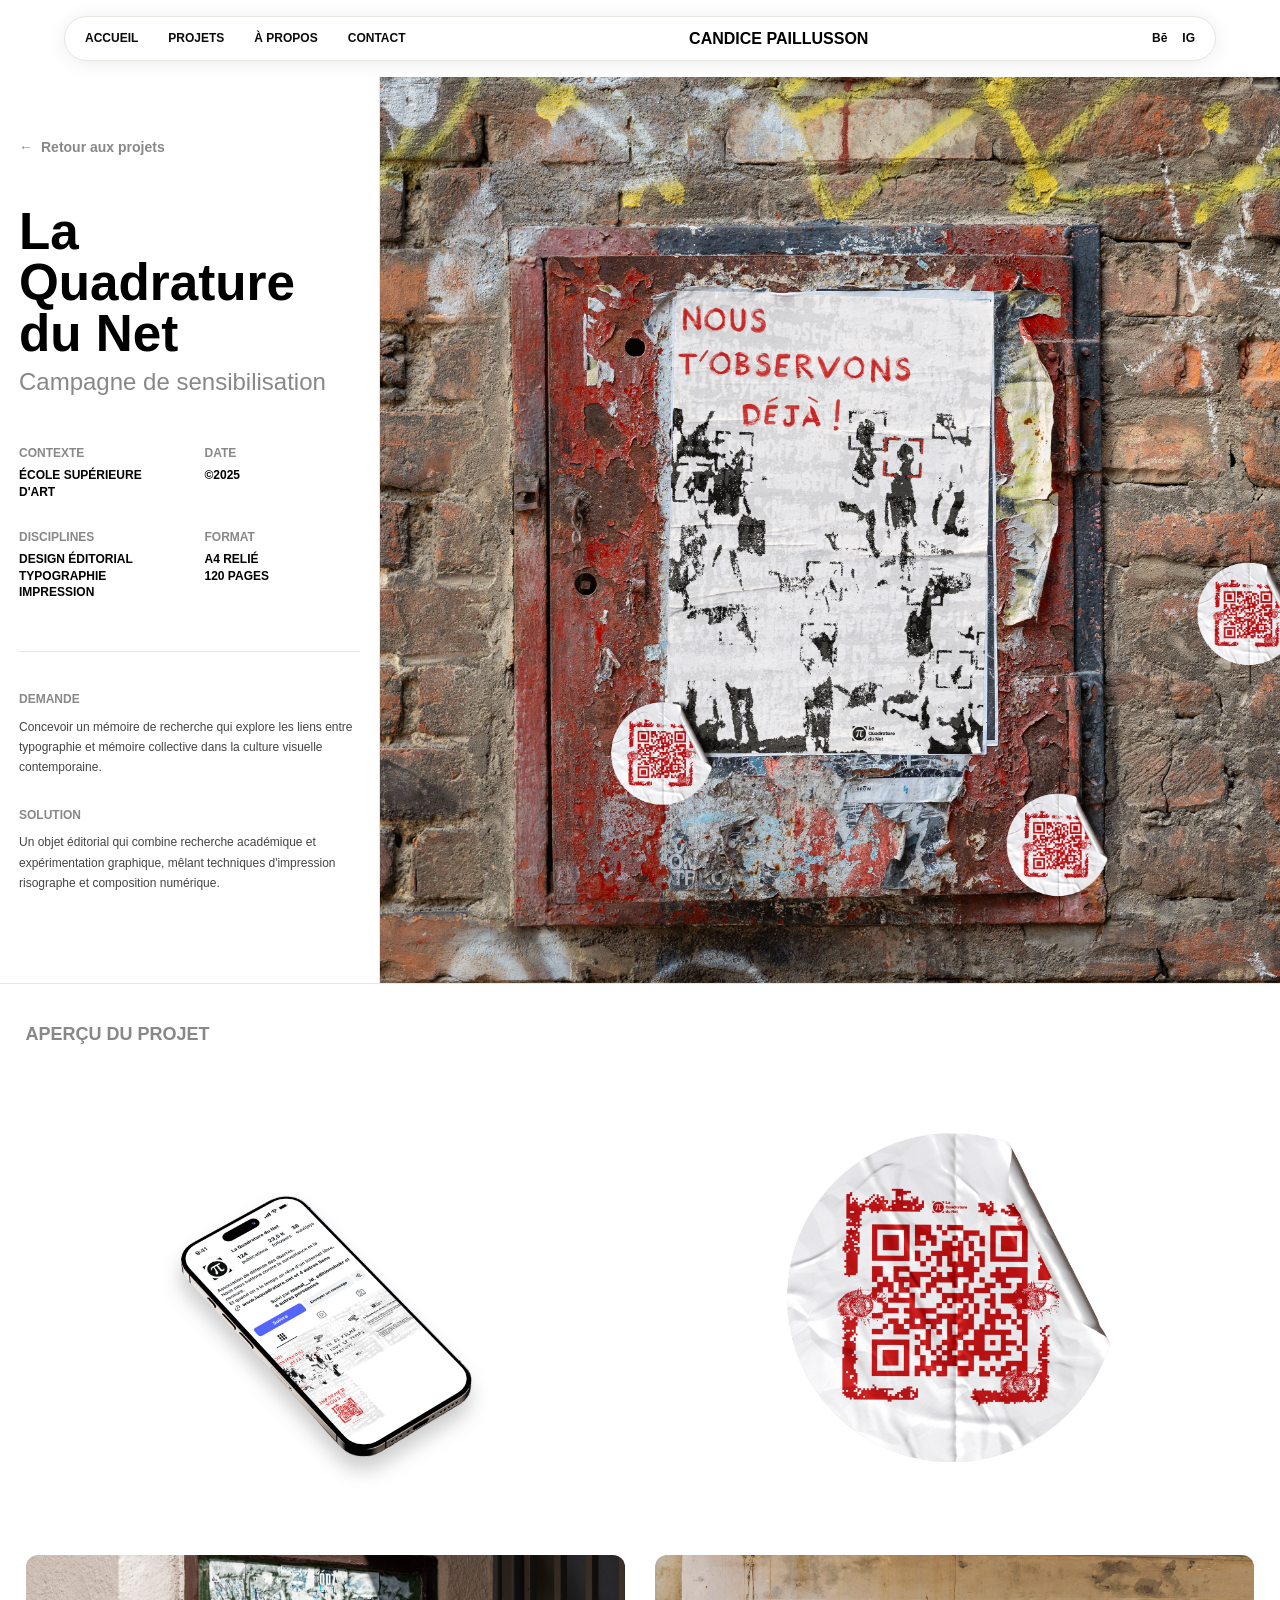
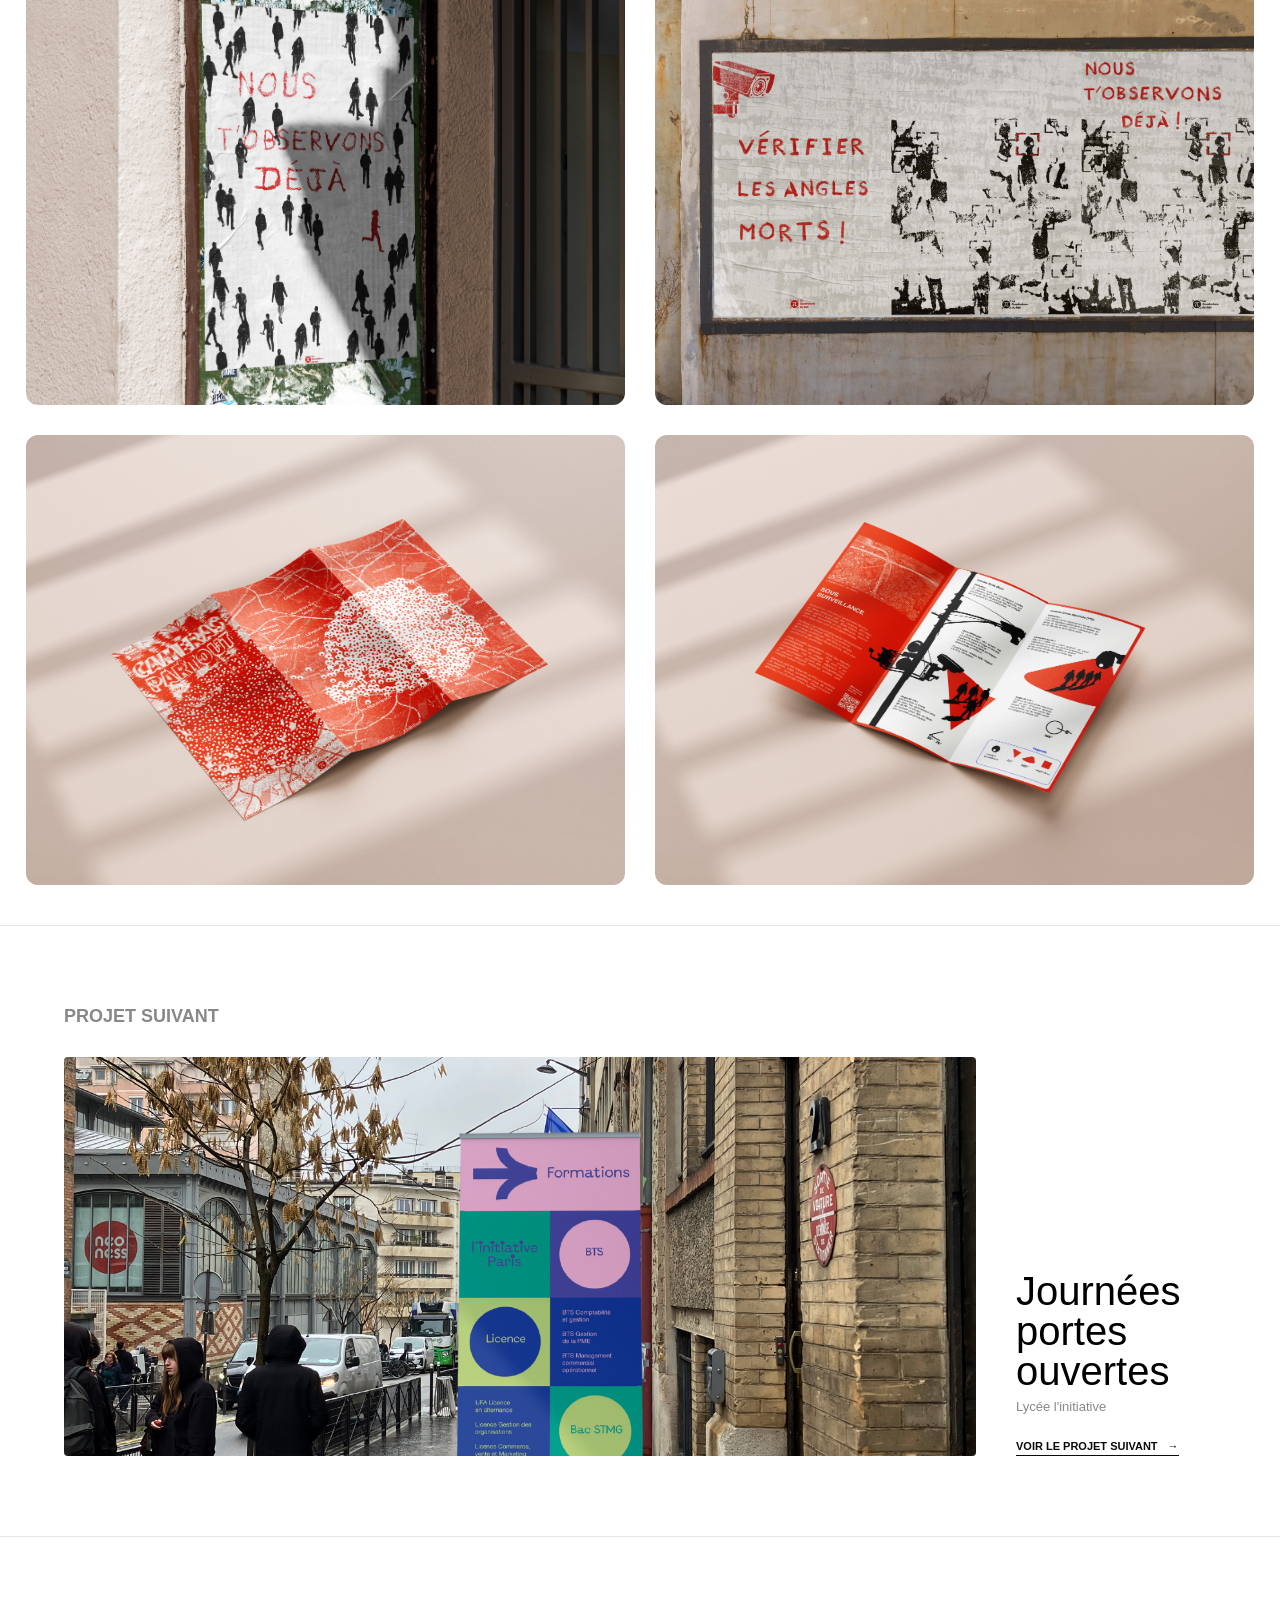
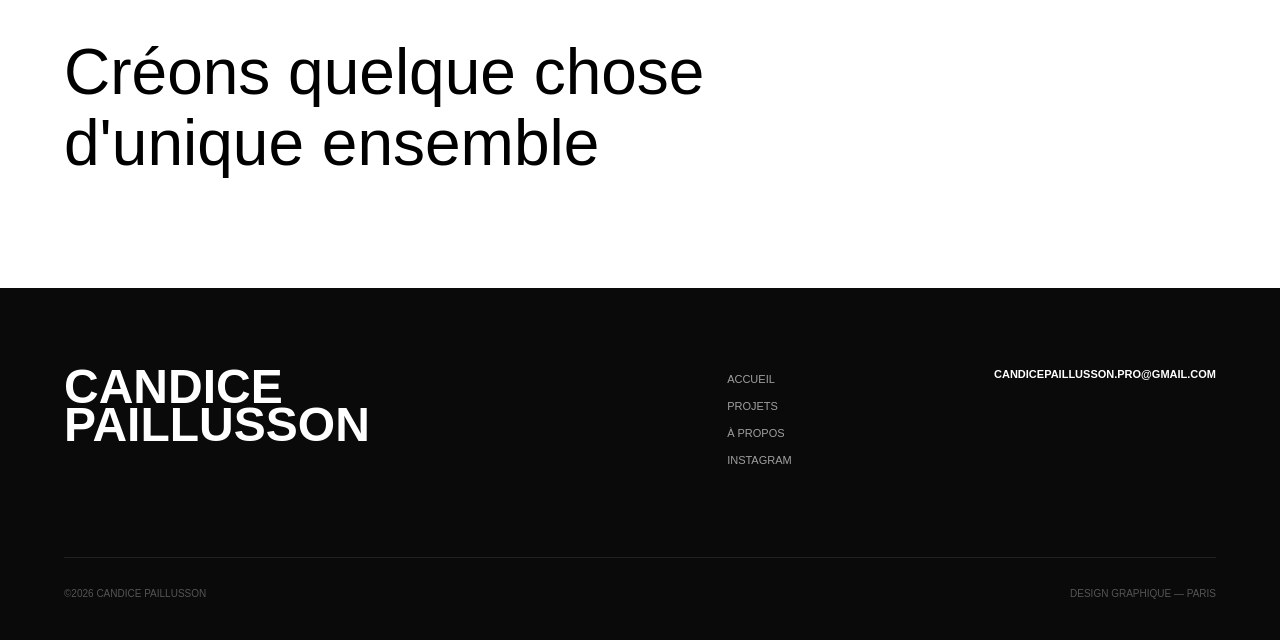
<file: project06-detail.html>
<!DOCTYPE html>
<html lang="fr">
<head>
    <meta charset="UTF-8">
    <meta name="viewport" content="width=device-width, initial-scale=1.0">
    <title>Mémoire | Candice Paillusson</title>
    <style>
        * { margin: 0; padding: 0; box-sizing: border-box; }

        :root {
            --noir: #0a0a0a;
            --blanc: #faf9f6;
            --gris: #888;
            --gris-clair: #e8e6e0;
            --accent: #c8b89a;
        }

       body {
    font-family: 'Helvetica', Arial, sans-serif;
    background-color: #fff;
    color: #000;
    line-height: 1.2;
        }

        nav {
    display: flex;
    justify-content: space-between;
    align-items: center;
    padding: 12px 20px;
    margin: 16px 5%;
    border-bottom: none;
    background: #fff;
    border-radius: 50px;
    border: 1px solid #e8e6e0;
    position: sticky;
    top: 16px;
    z-index: 100;
    box-shadow: 0 2px 20px rgba(0,0,0,0.08);
}

        .nav-links { display: flex; gap: 30px; }
        .nav-links a {
            text-decoration: none;
            color: var(--noir);
            font-size: 12px;
            text-transform: uppercase;
            font-weight: bold;
            letter-spacing: 0px;
            transition: color 0.2s;
        }
        .nav-links a:hover { color: var(--gris); }

        .nav-logo {
            font-family: 'Helvetica', Arial, sans-serif;
            font-size: 16px;
            text-transform: uppercase;
            font-weight: bold;
            letter-spacing: 0px;

        }

        .nav-socials { display: flex; gap: 15px; font-size: 12px; font-weight: bold; letter-spacing: 0px; }
        .nav-socials a { text-decoration: none; color: var(--noir); }

        /* HERO PROJET */
        .project-hero {
            display: grid;
            grid-template-columns: 380px 1fr;
            gap: 0;
            min-height: 80vh;
            border-bottom: 1px solid var(--gris-clair);
        }

        .project-sidebar {
            padding: 60px 5% 60px 5%;
            border-right: 1px solid var(--gris-clair);
            display: flex;
            flex-direction: column;
            justify-content: space-between;
        }

        .back-link {
            display: inline-flex;
            align-items: center;
            gap: 8px;
            font-size: 14px;
            font-weight: bold;
            letter-spacing: 0px;
            text-decoration: none;
            color: var(--gris);
            margin-bottom: 50px;
            transition: color 0.2s;
        }
        .back-link:hover { color: var(--noir); }
        .back-link::before { content: '←'; font-size: 14px; }

        .project-title {
            font-family: 'Helvetica', Arial, sans-serif;
            font-size: clamp(2.5rem, 4vw, 3.5rem);
            font-weight: bold;
            line-height: 1;
            margin-bottom: 8px;
        }

        .project-type {
            font-size: 24px;
            color: var(--gris);
            letter-spacing: 0px;
            margin-bottom: 50px;
        }

        .meta-grid {
            display: grid;
            grid-template-columns: 1fr 1fr;
            gap: 30px;
            margin-bottom: 50px;
        }

        .meta-item h4 {
            font-size: 12px;
            color: var(--gris);
            text-transform: uppercase;
            letter-spacing: 0px;
            margin-bottom: 6px;
        }

        .meta-item p {
            font-size: 12px;
            font-weight: bold;
            line-height: 1.4;
        }

        .brief-section { border-top: 1px solid var(--gris-clair); padding-top: 40px; }

        .brief-item { margin-bottom: 30px; }
        .brief-item h4 {
            font-size: 12px;
            color: var(--gris);
            text-transform: uppercase;
            letter-spacing: 0px;
            margin-bottom: 10px;
        }
        .brief-item p { font-size: 12px; color: #444; line-height: 1.7; }

        /* IMAGE HERO */
        .hero-image-wrapper {
            overflow: hidden;
            background: #f0ede6;
        }

        .hero-image-wrapper img {
            width: 100%;
            height: 100%;
            object-fit: cover;
            object-position: center;
            display: block;
            transition: transform 0.8s ease;
        }

        .hero-image-wrapper:hover img { transform: scale(1.03); }

        /* GALERIE */
        .gallery-section { padding: 40px 2%; }

        .gallery-label {
            font-size: 18px;
            color: var(--gris);
            text-transform: uppercase;
            font-weight: bold;
            letter-spacing: 0px;
            margin-bottom: 30px;
        }

        .gallery-grid {
            display: grid;
            grid-template-columns: 1fr 1fr;
            gap: 30px;
        }

.gallery-grid-item {
    border-radius: 12px;
    overflow: hidden; /* ← bloque le débordement du zoom */
    aspect-ratio: 4/3;
}

.gallery-grid-item img {
    width: 100%;
    height: 100%;
    object-fit: cover;
    display: block;
    transition: transform 0.4s ease-in-out;
}

.gallery-grid-item:hover img { transform: scale(1.08); }

        .gallery-full {
            margin-top: 20px;
        }

        .gallery-full img {
            width: 100%;
            object-fit: cover;
        }
        .gallery-full-item {
    border-radius: 12px;
    overflow: hidden;
    aspect-ratio: 16/7;
}

.gallery-full-item img {
    width: 100%;
    height: 100%;
    object-fit: cover;
    display: block;
    transition: transform 0.4s ease-in-out;
}

.gallery-full-item:hover img { transform: scale(1.08); }

        /* NEXT PROJECT */
        .next-section {
            padding: 80px 5% 0 5%;
            border-top: 1px solid var(--gris-clair);
        }

        .next-label {
            font-size: 18px;
            color: var(--gris);
            text-transform: uppercase;
            font-weight: bold;
            letter-spacing: 0px;
            margin-bottom: 30px;
        }

        .next-card {
            display: grid;
            grid-template-columns: 1fr 200px;
            gap: 40px;
            align-items: end;
            padding-bottom: 80px;
        }

        .next-image {
            overflow: hidden;
            border-radius: 4px;
        }

        .next-image img {
            width: 100%;
            aspect-ratio: 16/7;
            object-fit: cover;
            display: block;
            transition: transform 0.5s ease;
        }

        .next-image:hover img { transform: scale(1.03); }

        .next-info h3 {
            font-family: 'Helvetica', Arial, sans-serif;
            font-size: 2.5rem;
            font-weight: 400;
            line-height: 1;
            margin-bottom: 8px;
        }

        .next-info p { color: var(--gris); font-size: 13px; margin-bottom: 20px; }

        .next-info a {
            display: inline-flex;
            align-items: center;
            gap: 10px;
            text-decoration: none;
            color: var(--noir);
            font-size: 11px;
            font-weight: 600;
            text-transform: uppercase;
            letter-spacing: 0px;
            border-bottom: 1px solid var(--noir);
            padding-bottom: 2px;
            transition: gap 0.3s;
        }
        .next-info a:hover { gap: 18px; }
        .next-info a::after { content: '→'; }

        /* CTA */
        .cta-section {
            padding: 100px 5%;
            border-top: 1px solid var(--gris-clair);
        }

        .cta-section h2 {
            font-family: 'Helvetica', Arial, sans-serif;
            font-size: clamp(2.5rem, 5vw, 4rem);
            font-weight: 400;
            line-height: 1.1;
            margin-bottom: 10px;
        }

        .cta-section .cta-sub {
            font-size: clamp(2rem, 4vw, 3.5rem);
            color: var(--gris-clair);
           font-family: 'Helvetica', Arial, sans-serif;
            font-weight: 400;
        }

        /* FOOTER */
        footer {
            background: var(--noir);
            color: #fff;
            padding: 80px 5% 40px 5%;
        }

        .footer-grid {
            display: flex;
            justify-content: space-between;
            align-items: flex-start;
            margin-bottom: 80px;
        }

        .footer-logo {
            font-size: 3rem;
            font-weight: bold;
            width: 40%;
            line-height: 0.8;
         }
         
        .footer-links { list-style: none; }
        .footer-links li { margin-bottom: 8px; }
        .footer-links a {
            color: #a1a0a0;
            text-decoration: none;
            font-size: 11px;
            text-transform: uppercase;
            letter-spacing: 0px;
            transition: color 0.2s;
        }
        .footer-links a:hover { color: #fff; }

        .footer-email {
            font-size: 11px;
            font-weight: bold;
            letter-spacing: 0px;
            color: #fff;
        }

        .footer-bottom {
            border-top: 1px solid #222;
            padding-top: 30px;
            display: flex;
            justify-content: space-between;
            font-size: 10px;
            color: #555;
            text-transform: uppercase;
            letter-spacing: 0px;
        }

        /* ANIMATIONS */
        .fade-in {
            opacity: 0;
            transform: translateY(20px);
            animation: fadeUp 0.7s ease forwards;
        }

        @keyframes fadeUp {
            to { opacity: 1; transform: translateY(0); }
        }

        .fade-in:nth-child(1) { animation-delay: 0.1s; }
        .fade-in:nth-child(2) { animation-delay: 0.2s; }
        .fade-in:nth-child(3) { animation-delay: 0.3s; }
        .fade-in:nth-child(4) { animation-delay: 0.4s; }

        /* RESPONSIVE */
        @media (max-width: 900px) {
            .project-hero { grid-template-columns: 1fr; }
            .project-sidebar { border-right: none; border-bottom: 1px solid var(--gris-clair); }
            .hero-image-wrapper { height: 60vw; }
            .gallery-grid { grid-template-columns: 1fr; }
            .next-card { grid-template-columns: 1fr; }
            .footer-grid { flex-direction: column; gap: 50px; }
            .footer-logo { width: 100%; }
        }
    </style>
</head>
<body>

    <nav>
        <div class="nav-links">
            <a href="index.html">Accueil</a>
            <a href="#">Projets</a>
            <a href="#">À propos</a>
            <a href="#">Contact</a>
        </div>
        <div class="nav-logo">CANDICE PAILLUSSON</div>
        <div class="nav-socials">
            <a href="#">Bē</a>
            <a href="#">IG</a>
        </div>
    </nav>

    <main>
        <!-- HERO -->
        <section class="project-hero">
            <div class="project-sidebar">
                <div>
                    <a href="project05-detail.html" class="back-link">Retour aux projets</a>

                    <h1 class="project-title fade-in">La Quadrature du Net</h1>
                    <p class="project-type fade-in">Campagne de sensibilisation</p>

                    <div class="meta-grid fade-in">
                        <div class="meta-item">
                            <h4>Contexte</h4>
                            <p>ÉCOLE SUPÉRIEURE D'ART</p>
                        </div>
                        <div class="meta-item">
                            <h4>Date</h4>
                            <p>©2025</p>
                        </div>
                        <div class="meta-item">
                            <h4>Disciplines</h4>
                            <p>DESIGN ÉDITORIAL<br>TYPOGRAPHIE<br>IMPRESSION</p>
                        </div>
                        <div class="meta-item">
                            <h4>Format</h4>
                            <p>A4 RELIÉ<br>120 PAGES</p>
                        </div>
                    </div>
                </div>

                <div class="brief-section fade-in">
                    <div class="brief-item">
                        <h4>Demande</h4>
                        <p>Concevoir un mémoire de recherche qui explore les liens entre typographie et mémoire collective dans la culture visuelle contemporaine.</p>
                    </div>
                    <div class="brief-item">
                        <h4>Solution</h4>
                        <p>Un objet éditorial qui combine recherche académique et expérimentation graphique, mêlant techniques d'impression risographe et composition numérique.</p>
                    </div>
                </div>
            </div>

            <div class="hero-image-wrapper">
                <img src="images/projetquadrature13.jpg" alt="La Quadrature du Net">
            </div>
        </section>

        <!-- GALERIE -->
        <section class="gallery-section">
            <p class="gallery-label">Aperçu du projet</p>

            <div class="gallery-grid">
    <div class="gallery-grid-item"><img src="images/projetquadrature8.png" alt="La Quadrature du Net 1"></div>
    <div class="gallery-grid-item"><img src="images/projetquadrature16.png" alt="La Quadrature du Net 2"></div>
    <div class="gallery-grid-item"><img src="images/projetquadrature1.jpg" alt="La Quadrature du Net 3"></div>
    <div class="gallery-grid-item"><img src="images/projetquadrature14.jpg" alt="La Quadrature du Net 4"></div>
    <div class="gallery-grid-item"><img src="images/projetquadrature3.jpg" alt="La Quadrature du Net 5"></div>
    <div class="gallery-grid-item"><img src="images/projetquadrature4.jpg" alt="La Quadrature du Net 6"></div>
    
        </section>

        <!-- NEXT PROJECT -->
        <section class="next-section">
            <p class="next-label">Projet suivant</p>
            <div class="next-card">
                <div class="next-image">
                    <img src="images/projet2025jpo3.jpg" alt="Journées portes ouvertes">
                </div>
                <div class="next-info">
                    <h3>Journées portes ouvertes</h3>
                    <p>Lycée l'initiative</p>
                    <a href="project07-detail.html">Voir le projet suivant</a>
                </div>
            </div>
        </section>

        <!-- CTA -->
        <section class="cta-section">
            <h2>Créons quelque chose<br>d'unique ensemble</h2>

        </section>
    </main>

    <footer>
        <div class="footer-grid">
            <div class="footer-logo">CANDICE<br>PAILLUSSON</div>
            <ul class="footer-links">
                <li><a href="index.html">Accueil</a></li>
                <li><a href="#">Projets</a></li>
                <li><a href="#">À propos</a></li>
                <li><a href="#">Instagram</a></li>
            </ul>
            <div class="footer-email">CANDICEPAILLUSSON.PRO@GMAIL.COM</div>
        </div>
        <div class="footer-bottom">
            <span>©2026 Candice Paillusson</span>
            <span>Design graphique — Paris</span>
        </div>
    </footer>

</body>
</html>
</file>
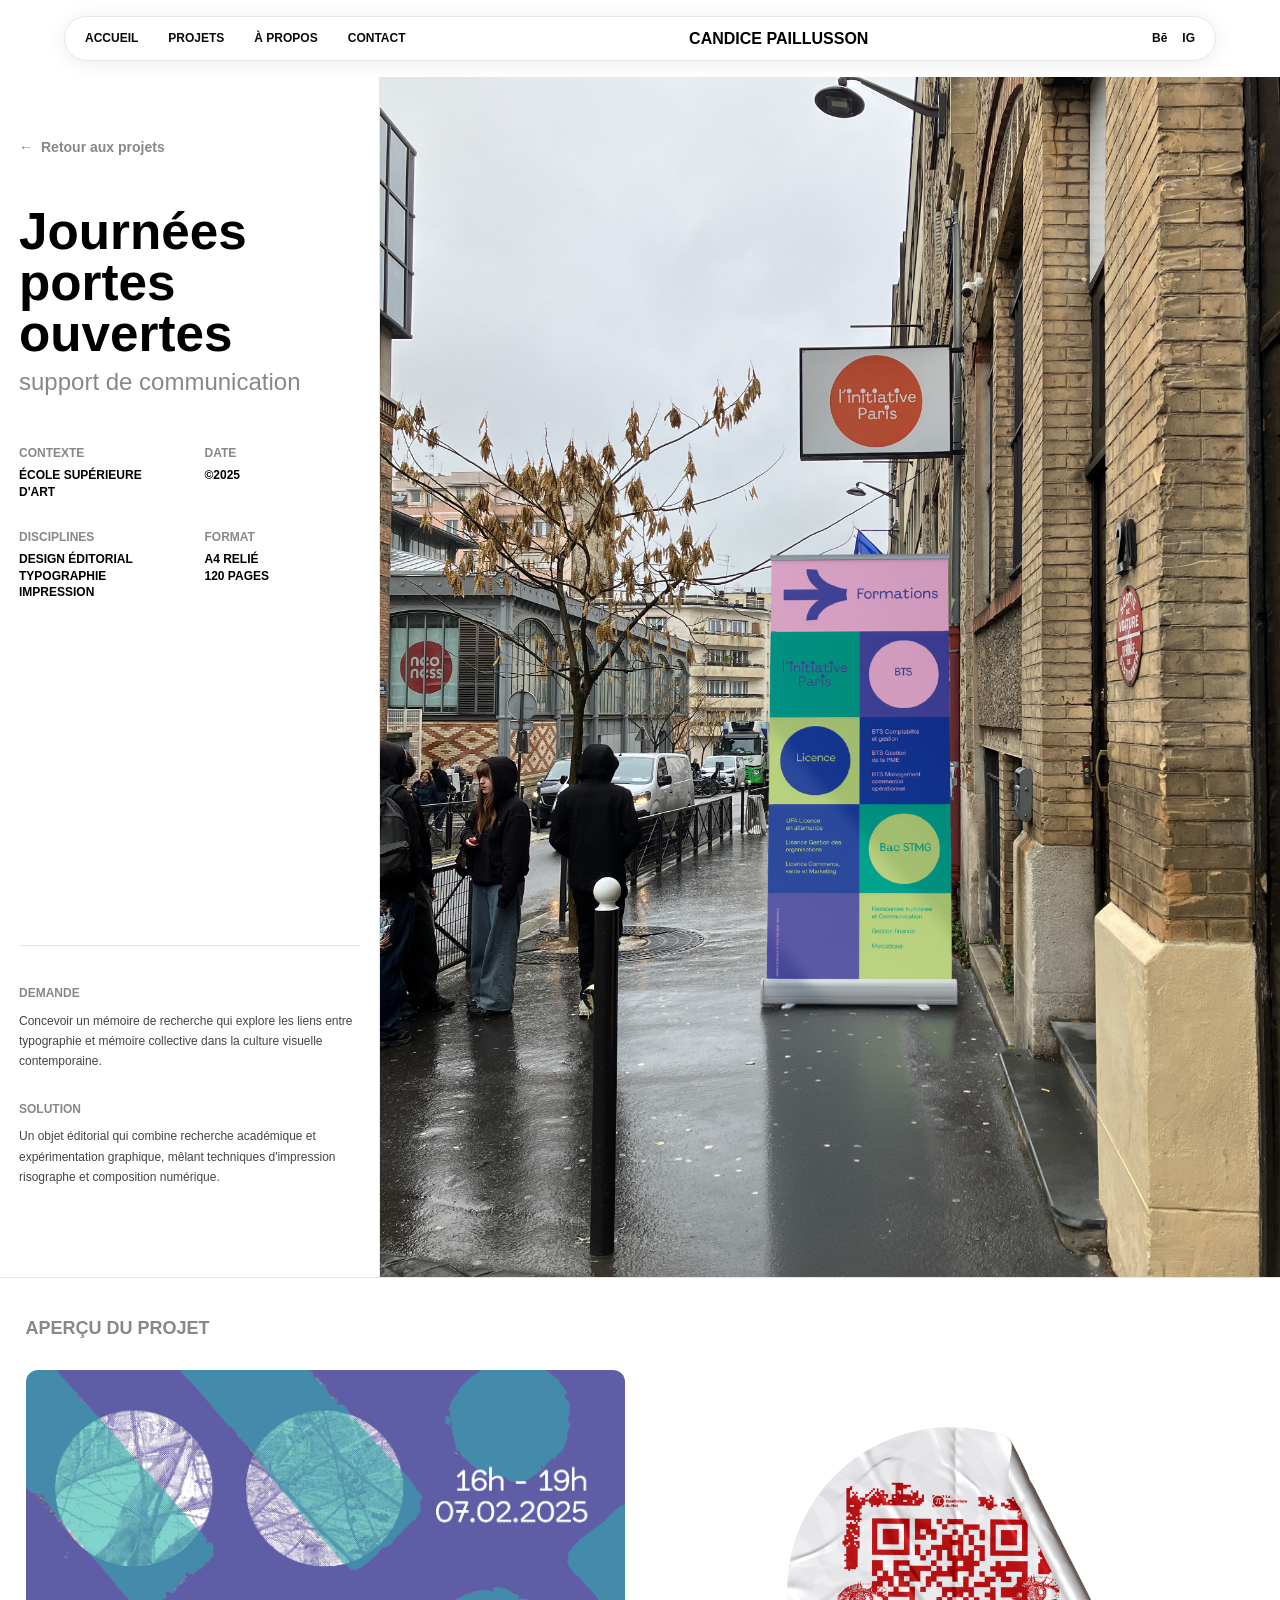
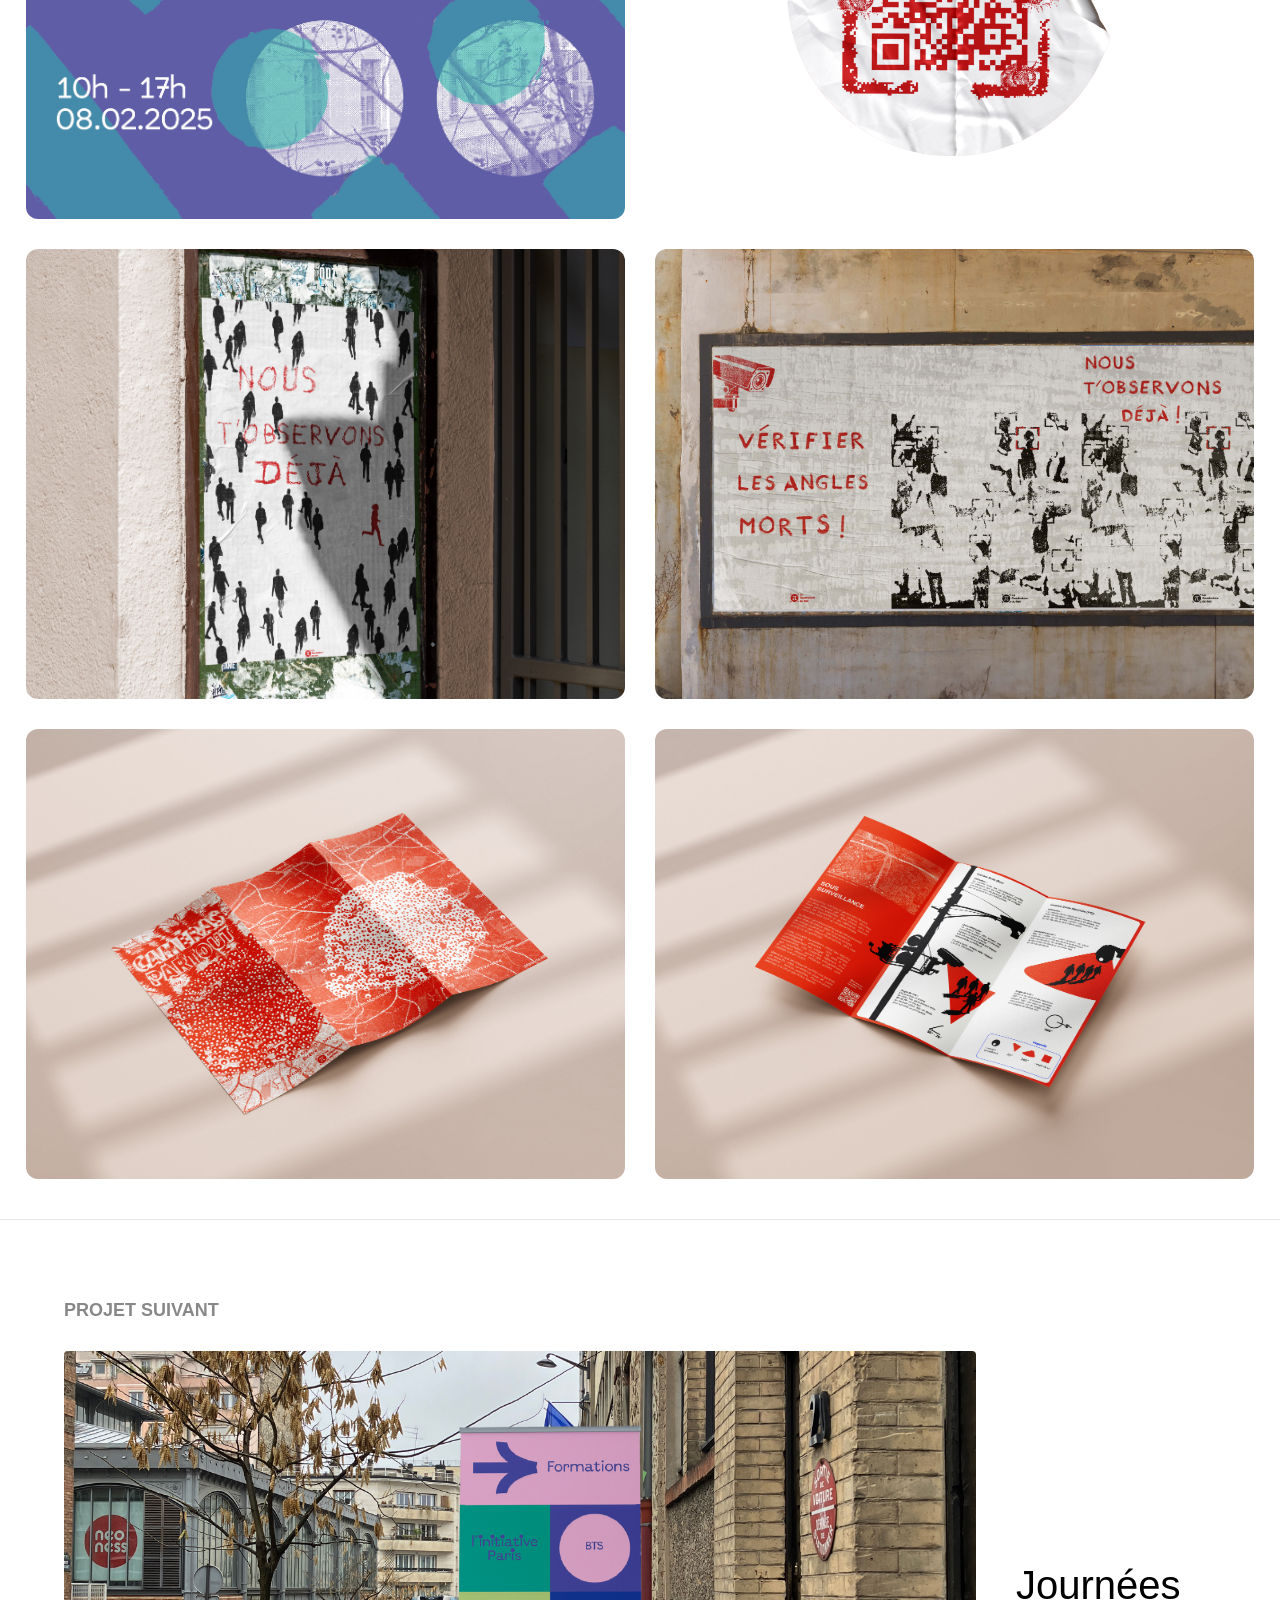
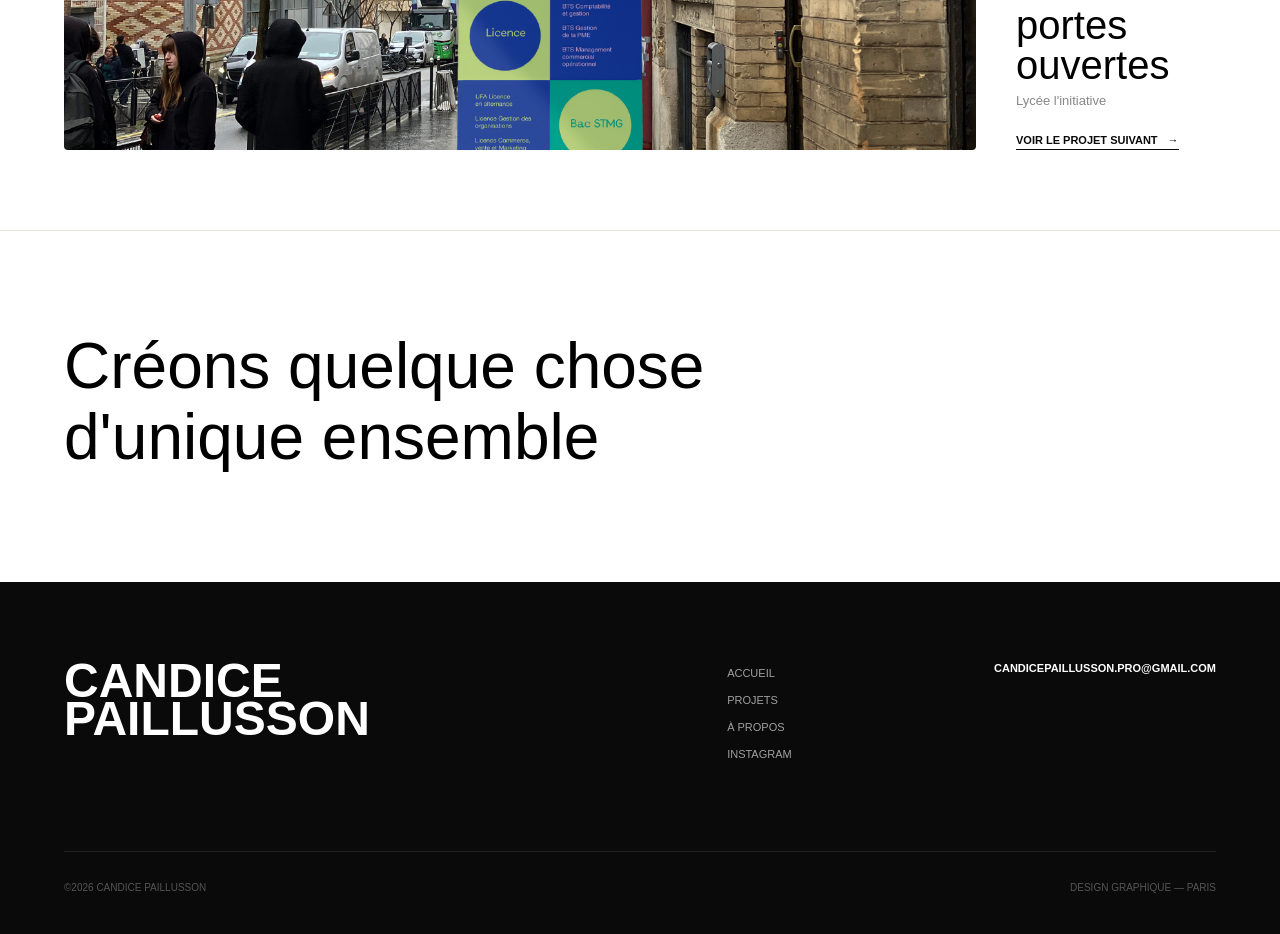
<file: project07-detail.html>
<!DOCTYPE html>
<html lang="fr">
<head>
    <meta charset="UTF-8">
    <meta name="viewport" content="width=device-width, initial-scale=1.0">
    <title>Mémoire | Candice Paillusson</title>
    <style>
        * { margin: 0; padding: 0; box-sizing: border-box; }

        :root {
            --noir: #0a0a0a;
            --blanc: #faf9f6;
            --gris: #888;
            --gris-clair: #e8e6e0;
            --accent: #c8b89a;
        }

       body {
    font-family: 'Helvetica', Arial, sans-serif;
    background-color: #fff;
    color: #000;
    line-height: 1.2;
        }

        nav {
    display: flex;
    justify-content: space-between;
    align-items: center;
    padding: 12px 20px;
    margin: 16px 5%;
    border-bottom: none;
    background: #fff;
    border-radius: 50px;
    border: 1px solid #e8e6e0;
    position: sticky;
    top: 16px;
    z-index: 100;
    box-shadow: 0 2px 20px rgba(0,0,0,0.08);
}

        .nav-links { display: flex; gap: 30px; }
        .nav-links a {
            text-decoration: none;
            color: var(--noir);
            font-size: 12px;
            text-transform: uppercase;
            font-weight: bold;
            letter-spacing: 0px;
            transition: color 0.2s;
        }
        .nav-links a:hover { color: var(--gris); }

        .nav-logo {
            font-family: 'Helvetica', Arial, sans-serif;
            font-size: 16px;
            text-transform: uppercase;
            font-weight: bold;
            letter-spacing: 0px;

        }

        .nav-socials { display: flex; gap: 15px; font-size: 12px; font-weight: bold; letter-spacing: 0px; }
        .nav-socials a { text-decoration: none; color: var(--noir); }

        /* HERO PROJET */
        .project-hero {
            display: grid;
            grid-template-columns: 380px 1fr;
            gap: 0;
            min-height: 80vh;
            border-bottom: 1px solid var(--gris-clair);
        }

        .project-sidebar {
            padding: 60px 5% 60px 5%;
            border-right: 1px solid var(--gris-clair);
            display: flex;
            flex-direction: column;
            justify-content: space-between;
        }

        .back-link {
            display: inline-flex;
            align-items: center;
            gap: 8px;
            font-size: 14px;
            font-weight: bold;
            letter-spacing: 0px;
            text-decoration: none;
            color: var(--gris);
            margin-bottom: 50px;
            transition: color 0.2s;
        }
        .back-link:hover { color: var(--noir); }
        .back-link::before { content: '←'; font-size: 14px; }

        .project-title {
            font-family: 'Helvetica', Arial, sans-serif;
            font-size: clamp(2.5rem, 4vw, 3.5rem);
            font-weight: bold;
            line-height: 1;
            margin-bottom: 8px;
        }

        .project-type {
            font-size: 24px;
            color: var(--gris);
            letter-spacing: 0px;
            margin-bottom: 50px;
        }

        .meta-grid {
            display: grid;
            grid-template-columns: 1fr 1fr;
            gap: 30px;
            margin-bottom: 50px;
        }

        .meta-item h4 {
            font-size: 12px;
            color: var(--gris);
            text-transform: uppercase;
            letter-spacing: 0px;
            margin-bottom: 6px;
        }

        .meta-item p {
            font-size: 12px;
            font-weight: bold;
            line-height: 1.4;
        }

        .brief-section { border-top: 1px solid var(--gris-clair); padding-top: 40px; }

        .brief-item { margin-bottom: 30px; }
        .brief-item h4 {
            font-size: 12px;
            color: var(--gris);
            text-transform: uppercase;
            letter-spacing: 0px;
            margin-bottom: 10px;
        }
        .brief-item p { font-size: 12px; color: #444; line-height: 1.7; }

        /* IMAGE HERO */
        .hero-image-wrapper {
            overflow: hidden;
            background: #f0ede6;
        }

        .hero-image-wrapper img {
            width: 100%;
            height: 100%;
            object-fit: cover;
            object-position: center;
            display: block;
            transition: transform 0.8s ease;
        }

        .hero-image-wrapper:hover img { transform: scale(1.03); }

        /* GALERIE */
        .gallery-section { padding: 40px 2%; }

        .gallery-label {
            font-size: 18px;
            color: var(--gris);
            text-transform: uppercase;
            font-weight: bold;
            letter-spacing: 0px;
            margin-bottom: 30px;
        }

        .gallery-grid {
            display: grid;
            grid-template-columns: 1fr 1fr;
            gap: 30px;
        }

.gallery-grid-item {
    border-radius: 12px;
    overflow: hidden; /* ← bloque le débordement du zoom */
    aspect-ratio: 4/3;
}

.gallery-grid-item img {
    width: 100%;
    height: 100%;
    object-fit: cover;
    display: block;
    transition: transform 0.4s ease-in-out;
}

.gallery-grid-item:hover img { transform: scale(1.08); }

        .gallery-full {
            margin-top: 20px;
        }

        .gallery-full img {
            width: 100%;
            object-fit: cover;
        }
        .gallery-full-item {
    border-radius: 12px;
    overflow: hidden;
    aspect-ratio: 16/7;
}

.gallery-full-item img {
    width: 100%;
    height: 100%;
    object-fit: cover;
    display: block;
    transition: transform 0.4s ease-in-out;
}

.gallery-full-item:hover img { transform: scale(1.08); }

        /* NEXT PROJECT */
        .next-section {
            padding: 80px 5% 0 5%;
            border-top: 1px solid var(--gris-clair);
        }

        .next-label {
            font-size: 18px;
            color: var(--gris);
            text-transform: uppercase;
            font-weight: bold;
            letter-spacing: 0px;
            margin-bottom: 30px;
        }

        .next-card {
            display: grid;
            grid-template-columns: 1fr 200px;
            gap: 40px;
            align-items: end;
            padding-bottom: 80px;
        }

        .next-image {
            overflow: hidden;
            border-radius: 4px;
        }

        .next-image img {
            width: 100%;
            aspect-ratio: 16/7;
            object-fit: cover;
            display: block;
            transition: transform 0.5s ease;
        }

        .next-image:hover img { transform: scale(1.03); }

        .next-info h3 {
            font-family: 'Helvetica', Arial, sans-serif;
            font-size: 2.5rem;
            font-weight: 400;
            line-height: 1;
            margin-bottom: 8px;
        }

        .next-info p { color: var(--gris); font-size: 13px; margin-bottom: 20px; }

        .next-info a {
            display: inline-flex;
            align-items: center;
            gap: 10px;
            text-decoration: none;
            color: var(--noir);
            font-size: 11px;
            font-weight: 600;
            text-transform: uppercase;
            letter-spacing: 0px;
            border-bottom: 1px solid var(--noir);
            padding-bottom: 2px;
            transition: gap 0.3s;
        }
        .next-info a:hover { gap: 18px; }
        .next-info a::after { content: '→'; }

        /* CTA */
        .cta-section {
            padding: 100px 5%;
            border-top: 1px solid var(--gris-clair);
        }

        .cta-section h2 {
            font-family: 'Helvetica', Arial, sans-serif;
            font-size: clamp(2.5rem, 5vw, 4rem);
            font-weight: 400;
            line-height: 1.1;
            margin-bottom: 10px;
        }

        .cta-section .cta-sub {
            font-size: clamp(2rem, 4vw, 3.5rem);
            color: var(--gris-clair);
           font-family: 'Helvetica', Arial, sans-serif;
            font-weight: 400;
        }

        /* FOOTER */
        footer {
            background: var(--noir);
            color: #fff;
            padding: 80px 5% 40px 5%;
        }

        .footer-grid {
            display: flex;
            justify-content: space-between;
            align-items: flex-start;
            margin-bottom: 80px;
        }

        .footer-logo {
            font-size: 3rem;
            font-weight: bold;
            width: 40%;
            line-height: 0.8;
         }
         
        .footer-links { list-style: none; }
        .footer-links li { margin-bottom: 8px; }
        .footer-links a {
            color: #a1a0a0;
            text-decoration: none;
            font-size: 11px;
            text-transform: uppercase;
            letter-spacing: 0px;
            transition: color 0.2s;
        }
        .footer-links a:hover { color: #fff; }

        .footer-email {
            font-size: 11px;
            font-weight: bold;
            letter-spacing: 0px;
            color: #fff;
        }

        .footer-bottom {
            border-top: 1px solid #222;
            padding-top: 30px;
            display: flex;
            justify-content: space-between;
            font-size: 10px;
            color: #555;
            text-transform: uppercase;
            letter-spacing: 0px;
        }

        /* ANIMATIONS */
        .fade-in {
            opacity: 0;
            transform: translateY(20px);
            animation: fadeUp 0.7s ease forwards;
        }

        @keyframes fadeUp {
            to { opacity: 1; transform: translateY(0); }
        }

        .fade-in:nth-child(1) { animation-delay: 0.1s; }
        .fade-in:nth-child(2) { animation-delay: 0.2s; }
        .fade-in:nth-child(3) { animation-delay: 0.3s; }
        .fade-in:nth-child(4) { animation-delay: 0.4s; }

        /* RESPONSIVE */
        @media (max-width: 900px) {
            .project-hero { grid-template-columns: 1fr; }
            .project-sidebar { border-right: none; border-bottom: 1px solid var(--gris-clair); }
            .hero-image-wrapper { height: 60vw; }
            .gallery-grid { grid-template-columns: 1fr; }
            .next-card { grid-template-columns: 1fr; }
            .footer-grid { flex-direction: column; gap: 50px; }
            .footer-logo { width: 100%; }
        }
    </style>
</head>
<body>

    <nav>
        <div class="nav-links">
            <a href="index.html">Accueil</a>
            <a href="#">Projets</a>
            <a href="#">À propos</a>
            <a href="#">Contact</a>
        </div>
        <div class="nav-logo">CANDICE PAILLUSSON</div>
        <div class="nav-socials">
            <a href="#">Bē</a>
            <a href="#">IG</a>
        </div>
    </nav>

    <main>
        <!-- HERO -->
        <section class="project-hero">
            <div class="project-sidebar">
                <div>
                    <a href="project06-detail.html" class="back-link">Retour aux projets</a>

                    <h1 class="project-title fade-in">Journées portes ouvertes</h1>
                    <p class="project-type fade-in">support de communication</p>

                    <div class="meta-grid fade-in">
                        <div class="meta-item">
                            <h4>Contexte</h4>
                            <p>ÉCOLE SUPÉRIEURE D'ART</p>
                        </div>
                        <div class="meta-item">
                            <h4>Date</h4>
                            <p>©2025</p>
                        </div>
                        <div class="meta-item">
                            <h4>Disciplines</h4>
                            <p>DESIGN ÉDITORIAL<br>TYPOGRAPHIE<br>IMPRESSION</p>
                        </div>
                        <div class="meta-item">
                            <h4>Format</h4>
                            <p>A4 RELIÉ<br>120 PAGES</p>
                        </div>
                    </div>
                </div>

                <div class="brief-section fade-in">
                    <div class="brief-item">
                        <h4>Demande</h4>
                        <p>Concevoir un mémoire de recherche qui explore les liens entre typographie et mémoire collective dans la culture visuelle contemporaine.</p>
                    </div>
                    <div class="brief-item">
                        <h4>Solution</h4>
                        <p>Un objet éditorial qui combine recherche académique et expérimentation graphique, mêlant techniques d'impression risographe et composition numérique.</p>
                    </div>
                </div>
            </div>

            <div class="hero-image-wrapper">
                <img src="images/projet2025jpo3.jpg" alt="La Quadrature du Net">
            </div>
        </section>

        <!-- GALERIE -->
        <section class="gallery-section">
            <p class="gallery-label">Aperçu du projet</p>

            <div class="gallery-grid">
    <div class="gallery-grid-item"><img src="images/projet2025jpo4.jpg" alt="La Quadrature du Net 1"></div>
    <div class="gallery-grid-item"><img src="images/projetquadrature16.png" alt="La Quadrature du Net 2"></div>
    <div class="gallery-grid-item"><img src="images/projetquadrature1.jpg" alt="La Quadrature du Net 3"></div>
    <div class="gallery-grid-item"><img src="images/projetquadrature14.jpg" alt="La Quadrature du Net 4"></div>
    <div class="gallery-grid-item"><img src="images/projetquadrature3.jpg" alt="La Quadrature du Net 5"></div>
    <div class="gallery-grid-item"><img src="images/projetquadrature4.jpg" alt="La Quadrature du Net 6"></div>
    
        </section>

        <!-- NEXT PROJECT -->
        <section class="next-section">
            <p class="next-label">Projet suivant</p>
            <div class="next-card">
                <div class="next-image">
                    <img src="images/projet2025jpo3.jpg" alt="Journées portes ouvertes">
                </div>
                <div class="next-info">
                    <h3>Journées portes ouvertes</h3>
                    <p>Lycée l'initiative</p>
                    <a href="project07-detail.html">Voir le projet suivant</a>
                </div>
            </div>
        </section>

        <!-- CTA -->
        <section class="cta-section">
            <h2>Créons quelque chose<br>d'unique ensemble</h2>

        </section>
    </main>

    <footer>
        <div class="footer-grid">
            <div class="footer-logo">CANDICE<br>PAILLUSSON</div>
            <ul class="footer-links">
                <li><a href="index.html">Accueil</a></li>
                <li><a href="#">Projets</a></li>
                <li><a href="#">À propos</a></li>
                <li><a href="#">Instagram</a></li>
            </ul>
            <div class="footer-email">CANDICEPAILLUSSON.PRO@GMAIL.COM</div>
        </div>
        <div class="footer-bottom">
            <span>©2026 Candice Paillusson</span>
            <span>Design graphique — Paris</span>
        </div>
    </footer>

</body>
</html>
</file>
<file: style.css>
/* RESET & BASE */
* {
    margin: 0;
    padding: 0;
    box-sizing: border-box;
}

html {
    scroll-behavior: smooth;
}

body {
    font-family: 'Helvetica', Arial, sans-serif;
    background-color: #fff;
    color: #000;
    line-height: 1.2;
}

.container {
    padding: 0 5%;
}

/* TOP NAV BAR */
.top-nav-bar {
    position: sticky;
    top: 0;
    left: 0;
    width: 100%;
    background-color: rgba(255, 255, 255, 0.95);
    backdrop-filter: blur(10px);
    -webkit-backdrop-filter: blur(10px);
    border-bottom: 1px solid #eee;
    z-index: 1000;
}

.top-nav-bar .nav-container {
    display: flex;
    justify-content: space-between;
    align-items: center;
    padding: 20px 5%;
}

.top-nav-bar .logo-text {
    font-size: 1rem;
    font-weight: 700;
    text-transform: uppercase;
    text-decoration: none;
    color: #000;
    letter-spacing: -0.5px;
}

.top-nav-bar .nav-links {
    display: flex;
    gap: 32px;
    align-items: center;
}

.top-nav-bar .nav-links a {
    text-decoration: none;
    color: #000;
    font-size: 0.85rem;
    font-weight: 700;
    text-transform: uppercase;
    letter-spacing: 0.5px;
    transition: color 0.2s ease, opacity 0.2s ease;
}

.top-nav-bar .nav-links a:hover {
    color: #888;
}

/* HERO SECTION */
.hero {
    padding: 60px 5%;
    border-bottom: 1px solid #eee;
}

.hero-content {
    display: grid;
    grid-template-columns: 1fr 1fr;
    gap: 40px;
    align-items: end;
}

.hero-left h1 {
    font-size: clamp(3rem, 8vw, 6rem);
    line-height: 0.9;
    letter-spacing: -2px;
}

.hero-subtitle {
    font-size: 1.5rem;
    margin-top: 10px;
}

.hero-right img {
    width: 100%;
    height: auto;
    display: block;
}

.hero-date {
    font-size: 4rem;
    font-weight: bold;
    display: block;
    text-align: right;
    margin-top: 10px;
}

/* ABOUT SECTION */
.about {
    padding: 100px 5%;
    display: flex;
}

.label {
    width: 20%;
    text-transform: uppercase;
    font-size: 0.8rem;
    font-weight: bold;
}

.intro-text {
    width: 80%;
    font-size: clamp(1.5rem, 4vw, 3rem);
    font-weight: 500;
}

/* PROJECTS GRID */
.projects-grid {
    display: grid;
    grid-template-columns: 1fr 1fr;
    gap: 30px;        /* ← espace entre les cartes */
    padding: 40px 2%; /* ← marges sur les côtés */
}

.project-card {
    text-decoration: none;
    color: inherit;
    display: block;
    /* border-top: 1px solid #000; ← supprime cette ligne */
}

.project-image {
    border-radius: 12px;
    overflow: hidden;
    aspect-ratio: 4/3;
}

/* Couleurs de fond (mises à jour selon ton code) */
.lime { background-color: #FAF9F6; }
.beige { background-color: #FAF9F6; }

/* Cible les images dans les cartes (si tu utilises une balise <img>) */
.project-image img {
    width: 100%;
    height: 100%;
    object-fit: cover;
    display: block;
    transition: transform 0.4s ease-in-out;
}

/* Cible le texte logo (si tu utilises .project-logo comme dans ta maquette originale) */
.project-logo {
    font-size: 3rem;
    font-weight: 900;
    letter-spacing: -2px;
    
    /* --- AJOUT : CONFIGURATION DE L'ANIMATION ZOOM POUR LE TEXTE --- */
    transition: transform 0.4s ease-in-out;
}

/* --- AJOUT : EFFET AU SURVOL (HOVER) --- */
/* Quand on passe la souris sur la carte (.project-card), on applique le zoom sur l'image à l'intérieur */
.project-card:hover .project-image img {
    transform: scale(1.05);
}

.project-info {
    padding: 20px;
}

.project-info h3 {
    font-size: 1.2rem;
}

.project-info p {
    color: #666;
    font-size: 0.9rem;
}

/* FOOTER */
.footer {
    background-color: #000;
    color: #fff;
    padding: 80px 5%;
    margin-top: 100px;
}

.footer-container {
    display: flex;
    justify-content: space-between;
    align-items: flex-start;
}

.footer-logo {
    font-size: 3rem;
    font-weight: bold;
    width: 40%;
    line-height: 0.8;
}

.footer-links a {
    color: #fff;
    display: block;
    text-decoration: none;
    margin-bottom: 5px;
    font-size: 0.8rem;
}

.nuits-etoiles img {
    object-position: center bottom;
}

/* RESPONSIVE */
@media (max-width: 768px) {
    .top-nav-bar .nav-container {
        padding: 16px 5%;
    }

    .top-nav-bar .nav-links {
        gap: 16px;
    }

    .top-nav-bar .nav-links a {
        font-size: 0.75rem;
    }

    .hero-content,
    .projects-grid,
    .footer-container {
        grid-template-columns: 1fr;
        flex-direction: column;
    }

    .about {
        flex-direction: column;
    }

    .label {
        margin-bottom: 20px;
    }

    .hero-left h1 {
        font-size: 3.5rem;
    }

    .footer-logo {
        font-size: 2rem;
        margin-bottom: 40px;
    }
}
/* STYLE PAGE PHOTOGRAPHIE*/

/* RESET & FONTS */
body.page-photographie {
    font-family: 'Helvetica Neue', Helvetica, Arial, sans-serif;
    background-color: #ffffff;
    color: #000;
    overflow-x: hidden;
    height: 100vh;
}

/* NAV HAUT GAUCHE */
.top-nav {
    position: fixed;
    top: 20px;
    left: 20px;
    z-index: 50;
    display: flex;
    gap: 15px;
    font-size: 16px;
    text-transform: uppercase;
    font-weight: 600;
}
.top-nav a { color: #888; text-decoration: none; }
.top-nav a:hover { color: #000; }

/* WIDGET MUSIQUE */
.music-widget {
    position: fixed;
    top: 20px;
    right: 20px;
    z-index: 50;
}
.music-btn {
    background: #fff;
    border: 1px solid #ddd;
    border-radius: 20px;
    padding: 6px 14px;
    font-size: 11px;
    cursor: pointer;
    display: flex;
    align-items: center;
    gap: 8px;
    box-shadow: 0 2px 10px rgba(0,0,0,0.05);
}
.music-dropdown {
    position: absolute;
    top: 40px;
    right: 0;
    background: #fff;
    border: 1px solid #eee;
    border-radius: 8px;
    width: 240px;
    box-shadow: 0 10px 30px rgba(0,0,0,0.1);
}
.music-dropdown ul { list-style: none; }
.music-dropdown li {
    padding: 10px 14px;
    border-bottom: 1px solid #f5f5f5;
    font-size: 12px;
    cursor: pointer;
    display: flex;
    justify-content: space-between;
}
.music-dropdown li:hover, .music-dropdown li.active { background: #f9f9f9; font-weight: bold; }
.hidden { display: none !important; }

/* TITRE FIXE ARRIÈRE-PLAN */
.hero-bg {
    position: fixed;
    top: 50px;
    width: 100%;
    text-align: center;
    z-index: 1;
    pointer-events: none;
}
.hero-bg h1 {
    font-size: clamp(3rem, 10vw, 8rem);
    font-weight: 900;
    line-height: 0.85;
    letter-spacing: -3px;
    color: #000;
}

/* SCROLL HORIZONTAL (CARTES) */
.horizontal-scroll {
    position: relative;
    z-index: 10;
    display: flex;
    gap: 40px;
    padding: 220px 80px 120px 80px;
    overflow-x: auto;
    scroll-behavior: smooth;
    height: calc(100vh - 60px);
}
.horizontal-scroll::-webkit-scrollbar { display: none; }

.card {
    flex: 0 0 340px;
    cursor: pointer;
    transition: transform 0.3s ease;
}
.card:hover { transform: translateY(-10px); }
.card-media {
    width: 100%;
    height: 440px;
    overflow: hidden;
    background: #e0e0e0;
}
.card-media img {
    width: 100%;
    height: 100%;
    object-fit: cover;
}
.card-info {
    margin-top: 10px;
    font-size: 11px;
    text-transform: uppercase;
    font-weight: bold;
}
.card-tag { color: #777; font-size: 10px; margin-top: 2px; }

/* TIMELINE BAR (BAS) */
.timeline-bar {
    position: fixed;
    bottom: 0;
    left: 0;
    width: 100%;
    height: 50px;
    background: #f4f4f0;
    border-top: 1px solid #ddd;
    display: flex;
    align-items: center;
    justify-content: space-between;
    padding: 0 40px;
    z-index: 20;
    font-size: 10px;
    font-weight: bold;
    color: #999;
}
.ticks { display: flex; gap: 8px; }
.ticks span { width: 1px; height: 8px; background: #ccc; }

/* DRAWER DETAIL (PANNEAU LATÉRAL) */
.drawer {
    position: fixed;
    top: 0;
    right: 0;
    width: 50vw;
    height: 100vh;
    background: #fff;
    z-index: 100;
    padding: 60px;
    box-shadow: -10px 0 30px rgba(0,0,0,0.1);
    display: flex;
    flex-direction: column;
}
.close-btn {
    align-self: flex-end;
    background: none;
    border: none;
    font-size: 12px;
    font-weight: bold;
    cursor: pointer;
    text-transform: uppercase;
}
.drawer-content { margin-top: 60px; }
.drawer-tag { color: #6b46c1; font-weight: bold; font-size: 12px; }
.drawer-content h2 { font-size: 2.5rem; margin: 20px 0; line-height: 1.1; }
.drawer-content p { font-size: 1rem; color: #444; line-height: 1.6; }
</file>
